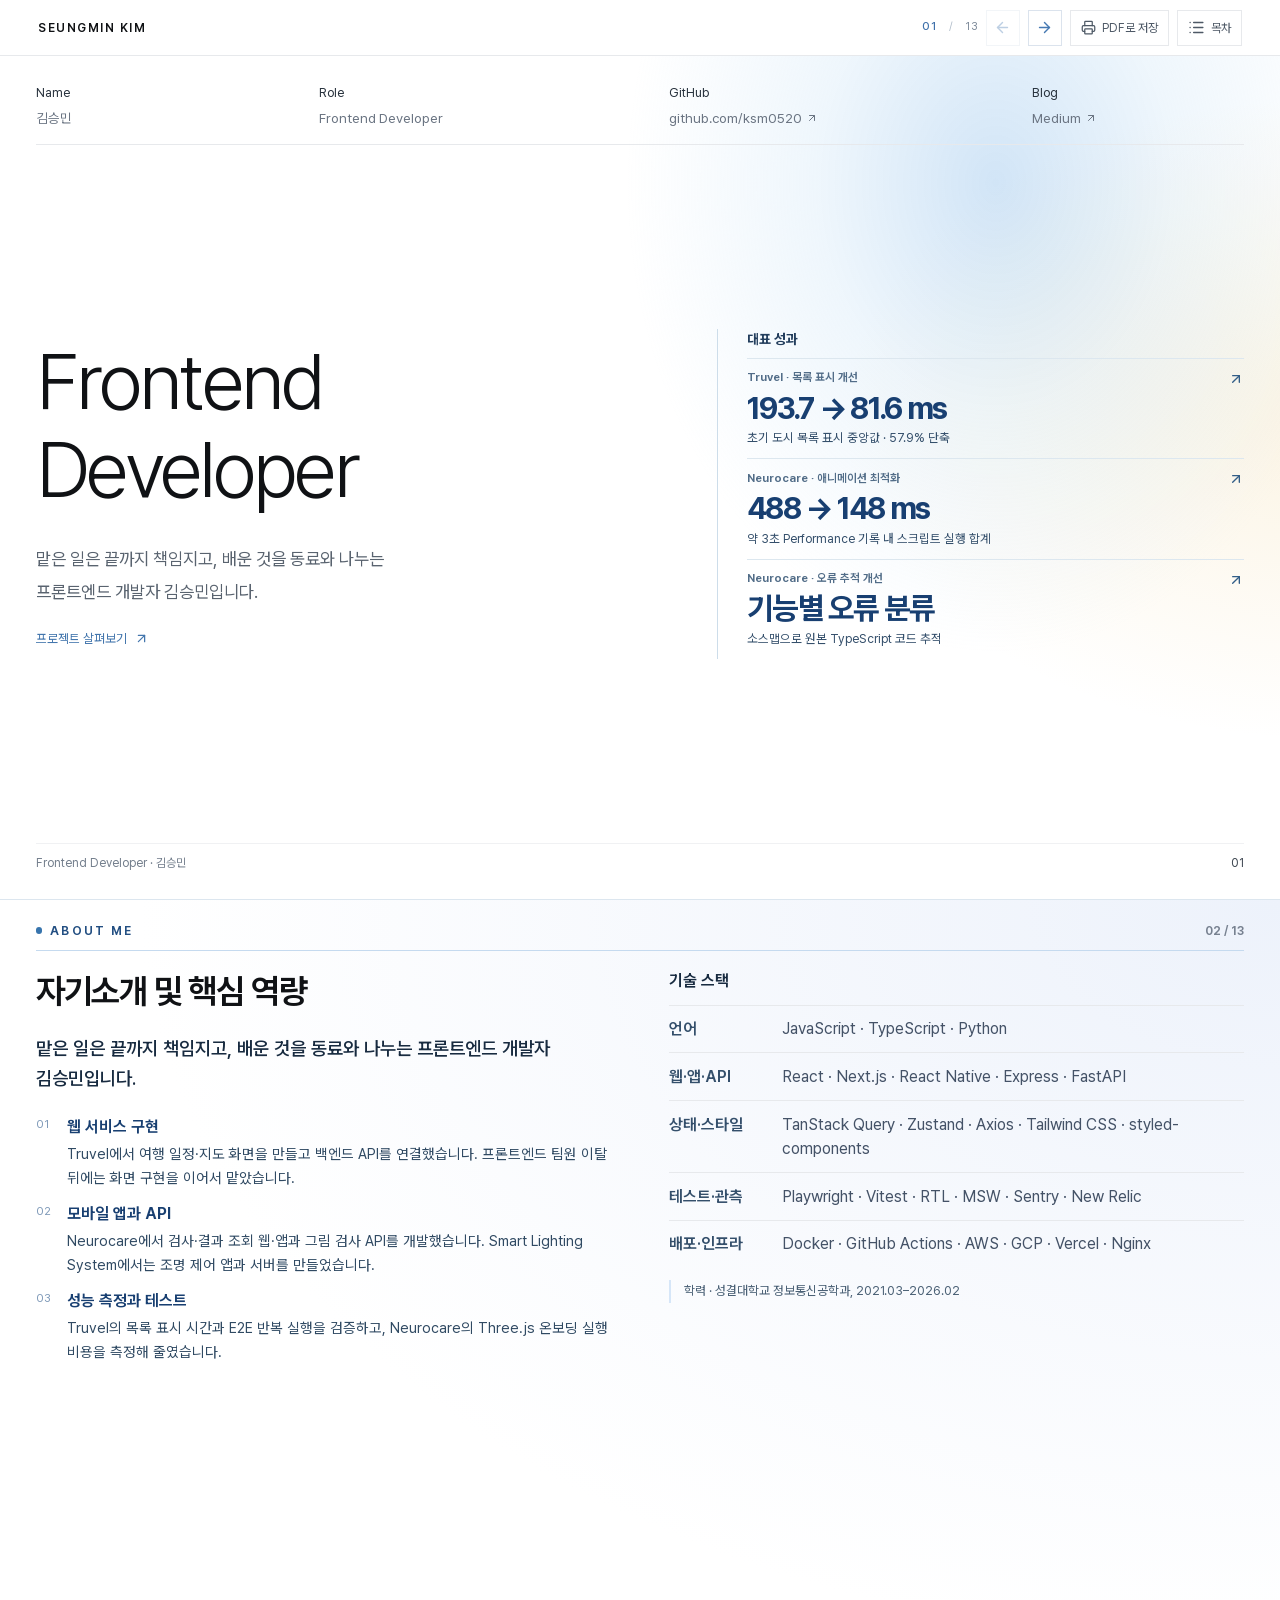
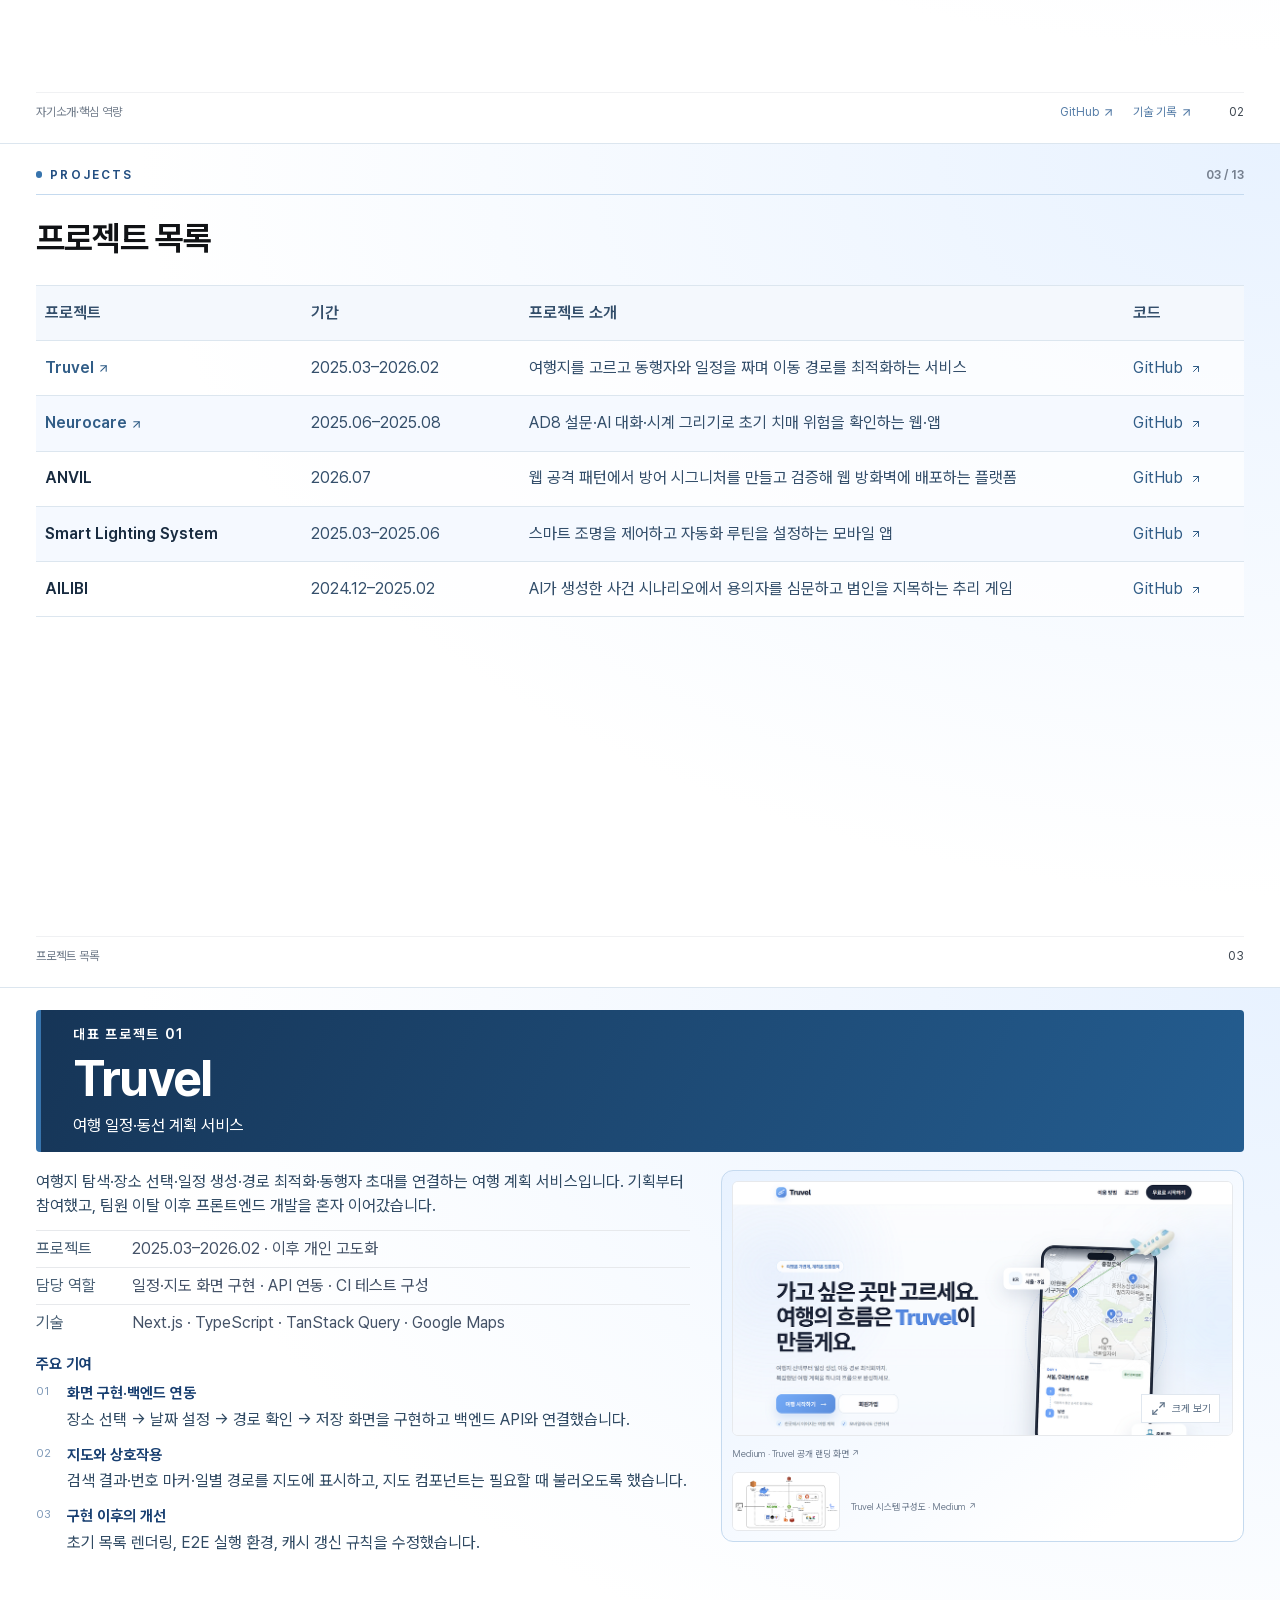
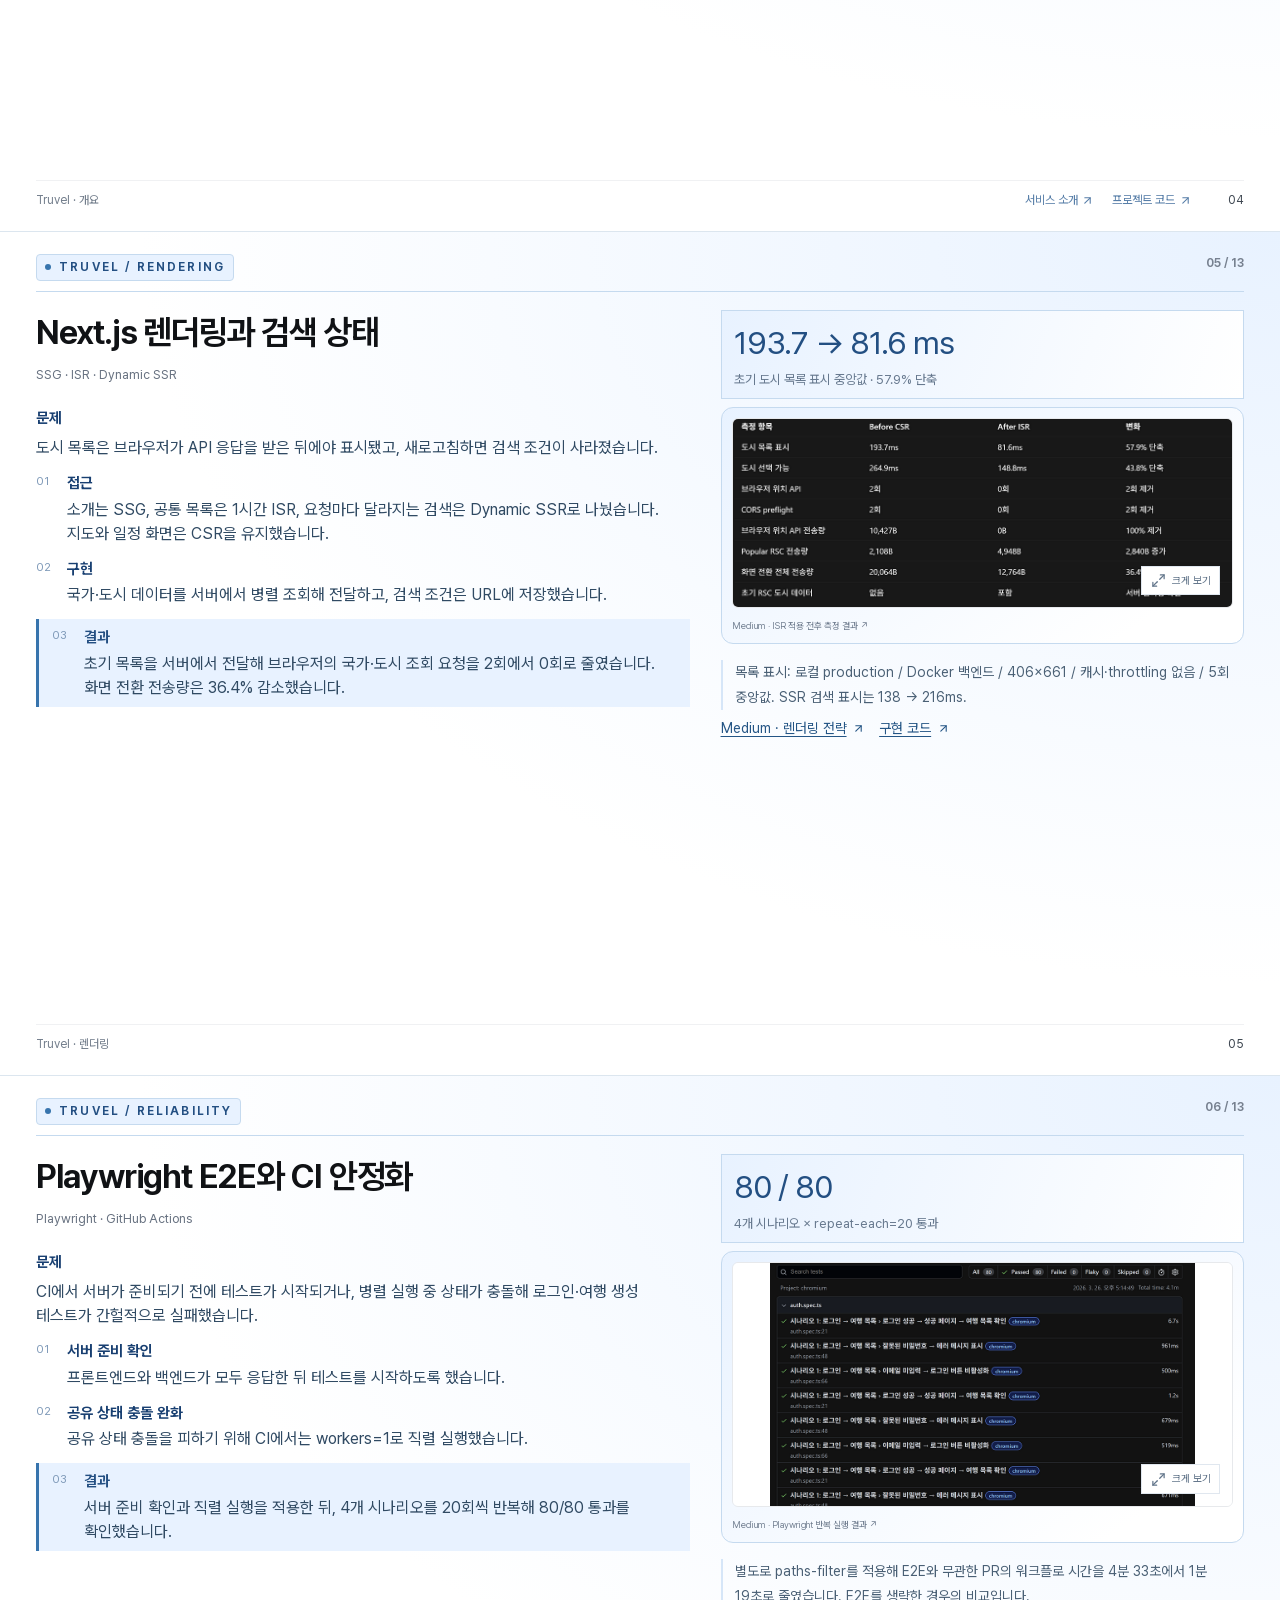
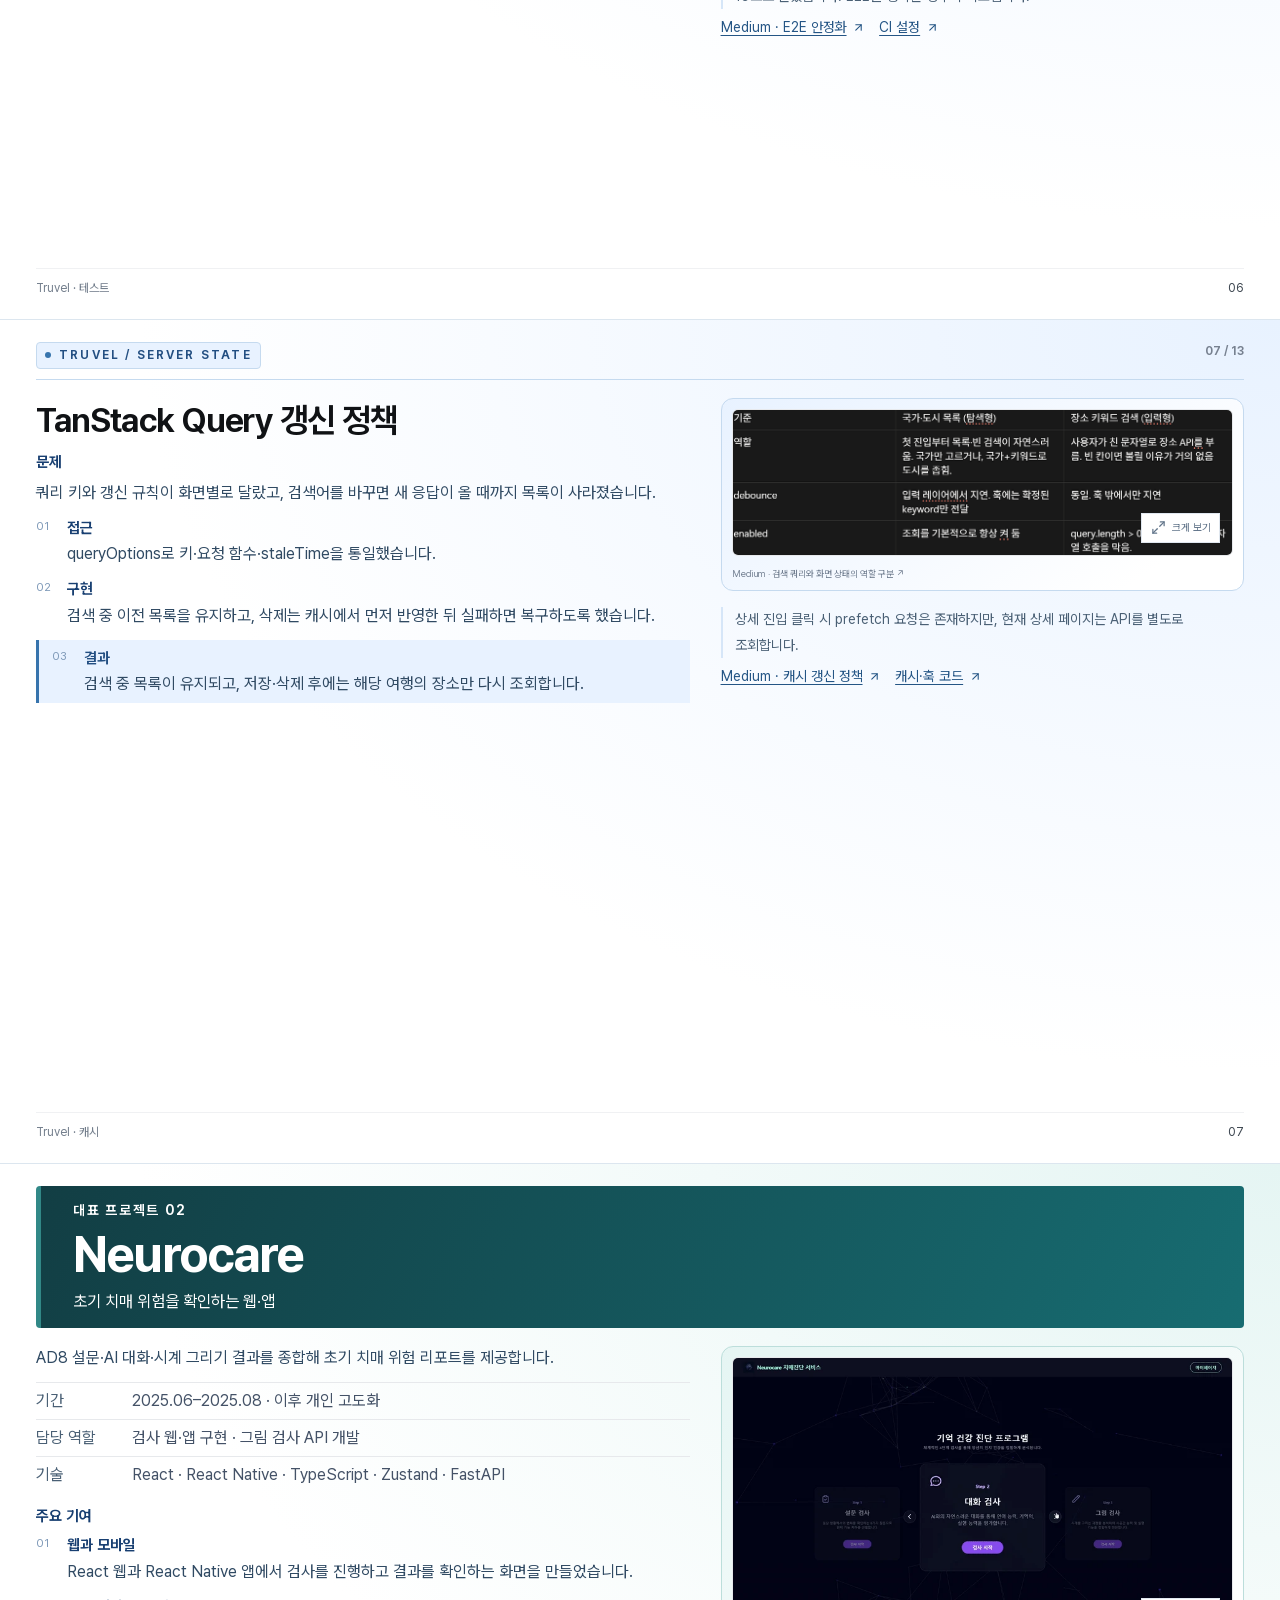
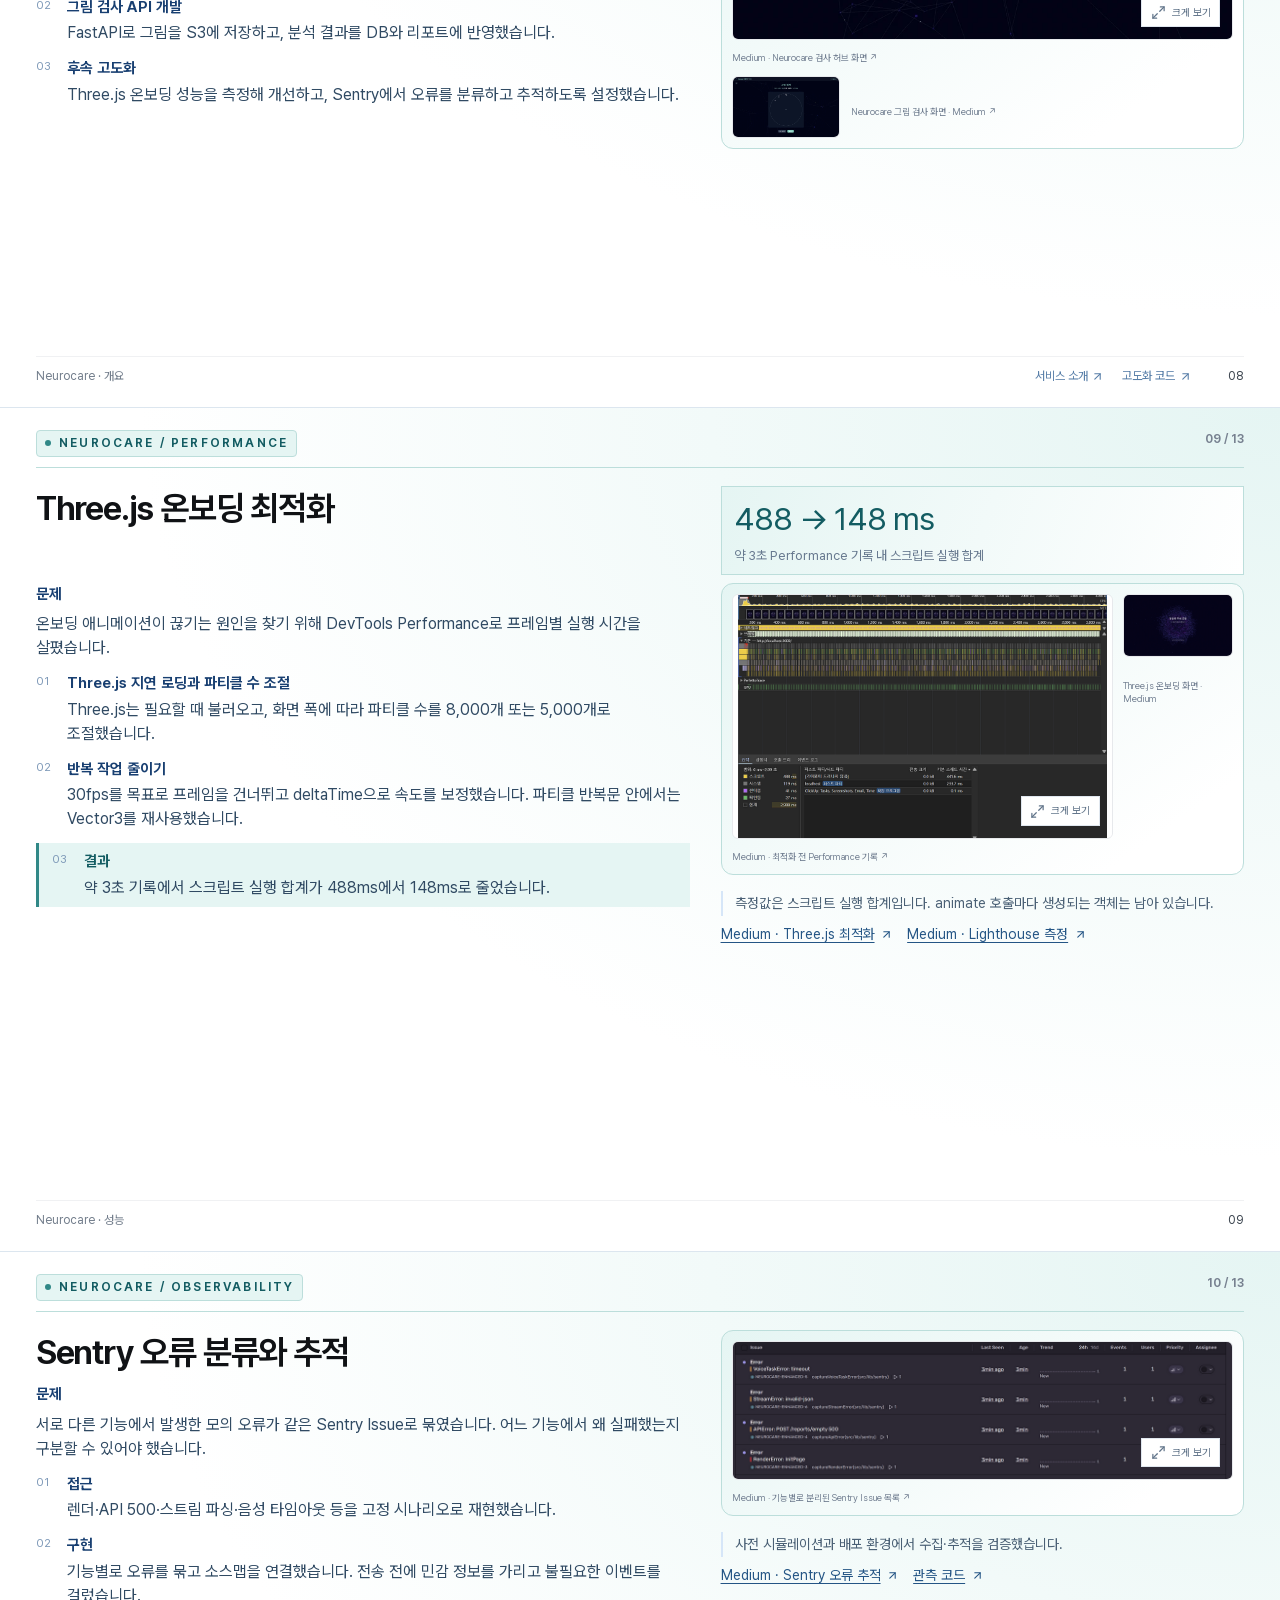
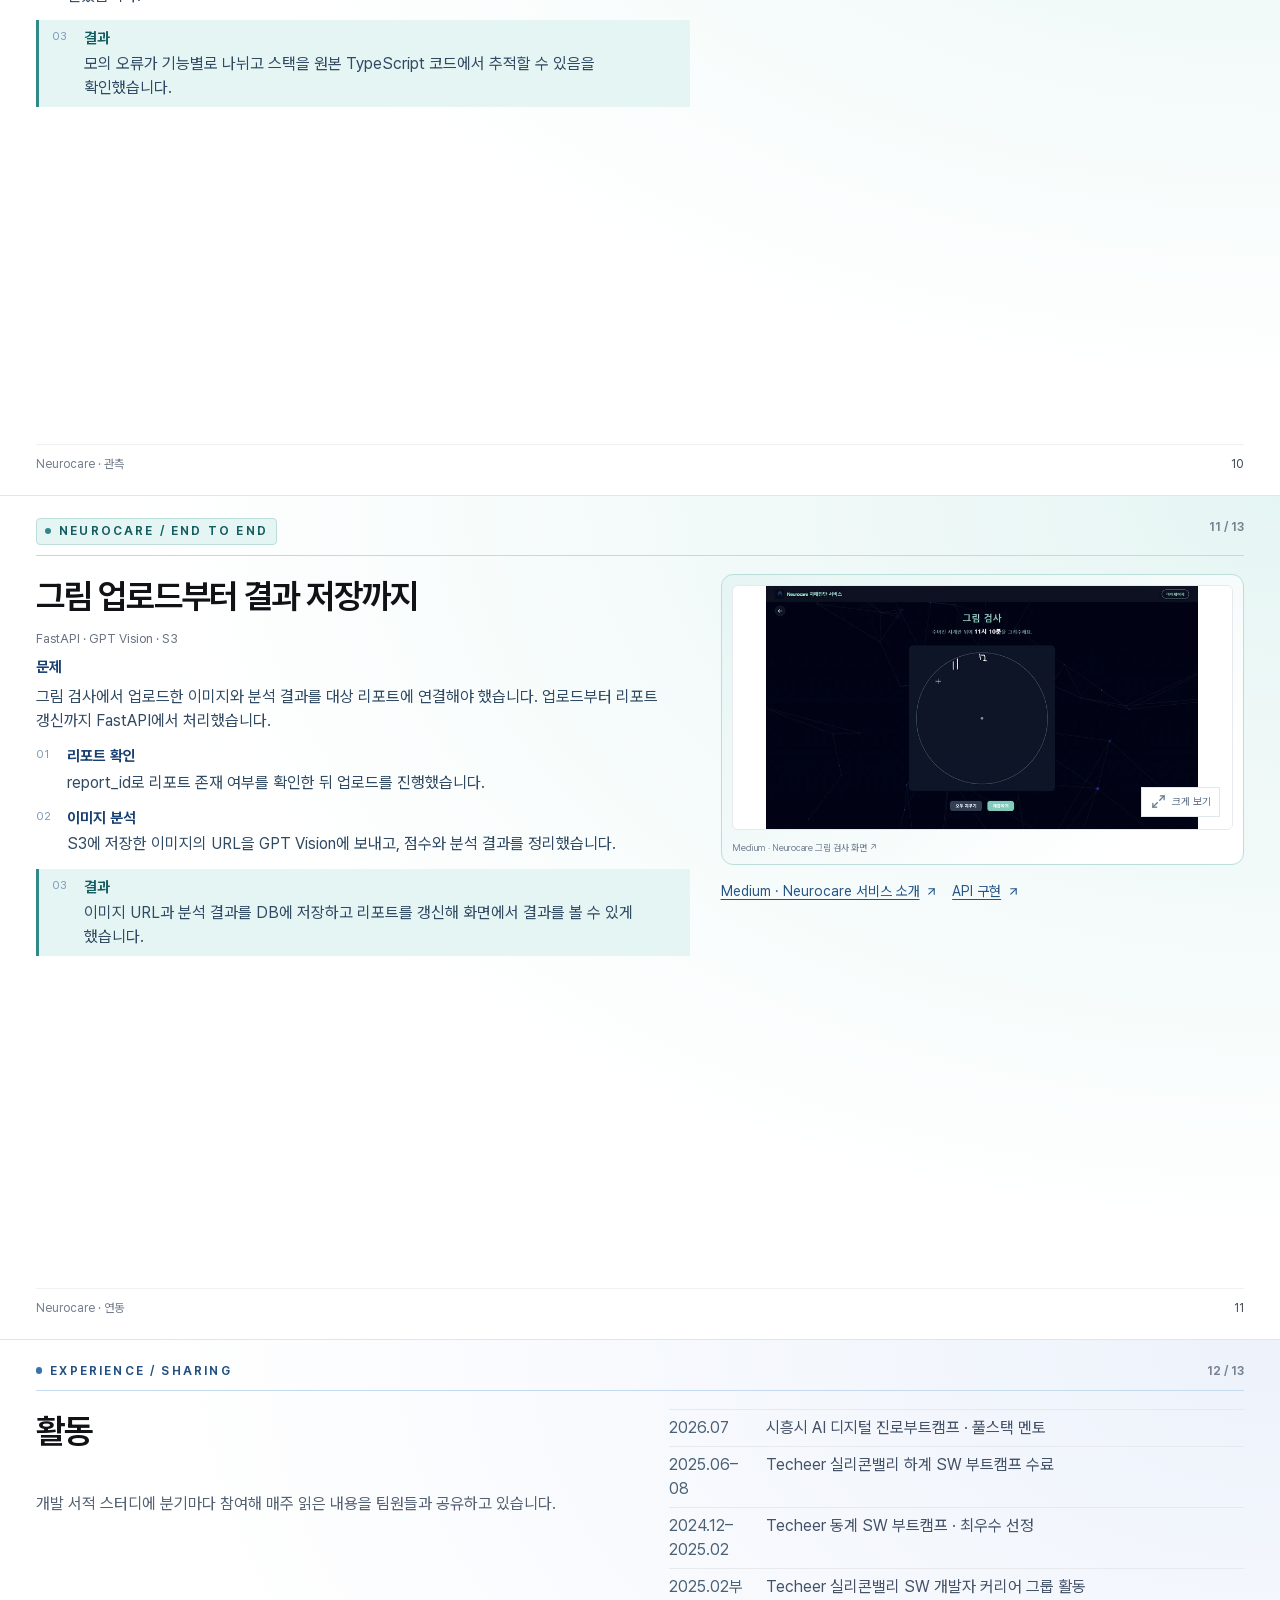
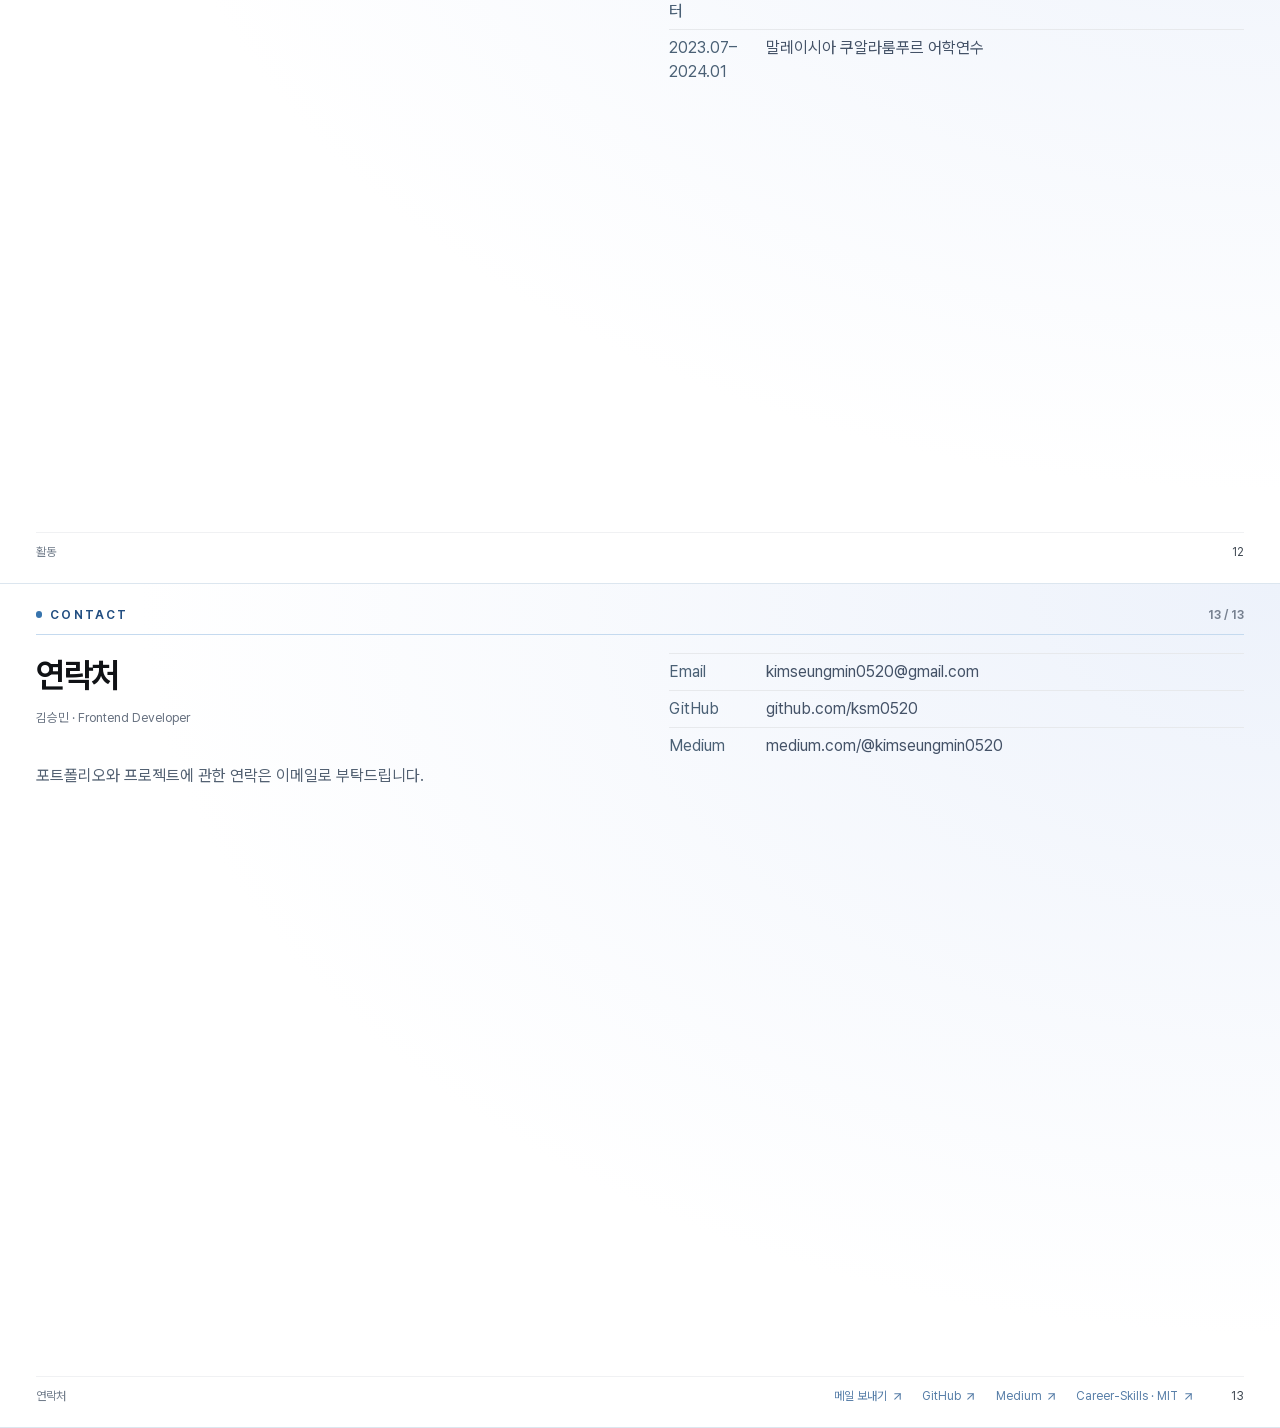
<file: index.html>
<!DOCTYPE html><html lang="ko"><head><meta charSet="utf-8"/><meta name="viewport" content="width=device-width, initial-scale=1"/><link rel="preload" href="/_next/static/media/PretendardVariable-s.p.0ztvx5mb7lxp4.woff2" as="font" crossorigin="" type="font/woff2"/><link rel="preload" as="image" href="/images/projects/truvel-home.png"/><link rel="preload" as="image" href="/images/projects/truvel-architecture.png"/><link rel="preload" as="image" href="/images/projects/truvel-rendering.png"/><link rel="preload" as="image" href="/images/projects/truvel-e2e.png"/><link rel="preload" as="image" href="/images/projects/truvel-query.png"/><link rel="preload" as="image" href="/images/projects/neuro-main.webp"/><link rel="preload" as="image" href="/images/projects/neuro-drawing.webp"/><link rel="preload" as="image" href="/images/projects/neuro-performance.png"/><link rel="preload" as="image" href="/images/projects/neuro-init.webp"/><link rel="preload" as="image" href="/images/projects/neuro-sentry.png"/><link rel="stylesheet" href="/_next/static/chunks/0_f1zhzvqchrn.css" data-precedence="next"/><link rel="preload" as="script" fetchPriority="low" href="/_next/static/chunks/0kqziy-7_gy73.js"/><script src="/_next/static/chunks/3v5m1v6-71-ar.js" async=""></script><script src="/_next/static/chunks/092r-mewpaf3q.js" async=""></script><script src="/_next/static/chunks/turbopack-2u1d16houkiyo.js" async=""></script><script src="/_next/static/chunks/3qfy96eoyh-ek.js" async=""></script><script src="/_next/static/chunks/1pydiek2zyom-.js" async=""></script><meta name="next-size-adjust" content=""/><title>김승민 — Frontend Developer Portfolio</title><meta name="description" content="김승민의 프론트엔드 개발자 포트폴리오. Truvel·Neurocare의 구현, 성능 측정, 테스트와 오류 추적 경험."/><meta name="robots" content="noindex, nofollow"/><link rel="icon" href="/icon.svg?icon.1mkejk981asda.svg" sizes="any" type="image/svg+xml"/><script src="/_next/static/chunks/0cz1d0mv5g_q7.js" noModule=""></script></head><body class="_7uFvpa_variable"><div hidden=""><!--$--><!--/$--></div><div class="portfolio" data-active="cover"><a href="#cover" class="skip-link">본문 바로가기</a><header class="app-header"><a href="#cover" class="brand"><span class="brand-mark">K</span><span>SEUNGMIN KIM<span class="brand-sub">FRONTEND DEVELOPER</span></span></a><div class="header-actions"><div class="header-paging"><span class="page-status" aria-label="현재 1장 / 총 13장"><strong>01</strong><span>/</span>13</span><div class="paging-buttons"><button aria-label="이전 슬라이드" disabled=""><svg xmlns="http://www.w3.org/2000/svg" width="17" height="17" viewBox="0 0 24 24" fill="none" stroke="currentColor" stroke-width="2" stroke-linecap="round" stroke-linejoin="round" class="lucide lucide-arrow-left" aria-hidden="true"><path d="m12 19-7-7 7-7"></path><path d="M19 12H5"></path></svg></button><button aria-label="다음 슬라이드"><svg xmlns="http://www.w3.org/2000/svg" width="17" height="17" viewBox="0 0 24 24" fill="none" stroke="currentColor" stroke-width="2" stroke-linecap="round" stroke-linejoin="round" class="lucide lucide-arrow-right" aria-hidden="true"><path d="M5 12h14"></path><path d="m12 5 7 7-7 7"></path></svg></button></div></div><button class="print-button" aria-label="PDF로 저장"><svg xmlns="http://www.w3.org/2000/svg" width="15" height="15" viewBox="0 0 24 24" fill="none" stroke="currentColor" stroke-width="2" stroke-linecap="round" stroke-linejoin="round" class="lucide lucide-printer" aria-hidden="true"><path d="M6 18H4a2 2 0 0 1-2-2v-5a2 2 0 0 1 2-2h16a2 2 0 0 1 2 2v5a2 2 0 0 1-2 2h-2"></path><path d="M6 9V3a1 1 0 0 1 1-1h10a1 1 0 0 1 1 1v6"></path><rect x="6" y="14" width="12" height="8" rx="1"></rect></svg><span>PDF로 저장</span></button><button class="menu-button" aria-label="목차 열기" type="button" aria-haspopup="dialog" aria-expanded="false" data-state="closed" data-slot="sheet-trigger"><svg xmlns="http://www.w3.org/2000/svg" width="17" height="17" viewBox="0 0 24 24" fill="none" stroke="currentColor" stroke-width="2" stroke-linecap="round" stroke-linejoin="round" class="lucide lucide-list" aria-hidden="true"><path d="M3 5h.01"></path><path d="M3 12h.01"></path><path d="M3 19h.01"></path><path d="M8 5h13"></path><path d="M8 12h13"></path><path d="M8 19h13"></path></svg><span>목차</span></button></div></header><div class="workspace"><main id="main" class="main-stage"><div class="slides"><section id="cover" class="slide cover-slide" aria-labelledby="cover-title" tabindex="-1"><div class="cover-glow" aria-hidden="true"></div><header class="cover-meta"><div><span class="meta-label">Name</span><span>김승민</span></div><div><span class="meta-label">Role</span><span>Frontend Developer</span></div><div><span class="meta-label">GitHub</span><a href="https://github.com/ksm0520" target="_blank" rel="noreferrer">github.com/ksm0520<!-- --> <svg xmlns="http://www.w3.org/2000/svg" width="12" height="12" viewBox="0 0 24 24" fill="none" stroke="currentColor" stroke-width="2" stroke-linecap="round" stroke-linejoin="round" class="lucide lucide-arrow-up-right" aria-hidden="true"><path d="M7 7h10v10"></path><path d="M7 17 17 7"></path></svg></a></div><div><span class="meta-label">Blog</span><a href="https://medium.com/@kimseungmin0520" target="_blank" rel="noreferrer">Medium <svg xmlns="http://www.w3.org/2000/svg" width="12" height="12" viewBox="0 0 24 24" fill="none" stroke="currentColor" stroke-width="2" stroke-linecap="round" stroke-linejoin="round" class="lucide lucide-arrow-up-right" aria-hidden="true"><path d="M7 7h10v10"></path><path d="M7 17 17 7"></path></svg></a></div></header><div class="cover-content"><div class="cover-body"><h1 id="cover-title">Frontend<br/>Developer</h1><p class="introduction">맡은 일은 끝까지 책임지고, 배운 것을 동료와 나누는
프론트엔드 개발자 김승민입니다.</p><a class="project-shortcut" href="#projects">프로젝트 살펴보기 <svg xmlns="http://www.w3.org/2000/svg" width="15" height="15" viewBox="0 0 24 24" fill="none" stroke="currentColor" stroke-width="2" stroke-linecap="round" stroke-linejoin="round" class="lucide lucide-arrow-up-right" aria-hidden="true"><path d="M7 7h10v10"></path><path d="M7 17 17 7"></path></svg></a></div><aside class="cover-highlights" aria-label="대표 성과"><h2>대표 성과</h2><a href="#truvel-rendering"><span class="highlight-project">Truvel · 목록 표시 개선</span><strong>193.7 → 81.6 ms</strong><span class="highlight-label">초기 도시 목록 표시 중앙값 · 57.9% 단축</span><svg xmlns="http://www.w3.org/2000/svg" width="16" height="16" viewBox="0 0 24 24" fill="none" stroke="currentColor" stroke-width="2" stroke-linecap="round" stroke-linejoin="round" class="lucide lucide-arrow-up-right" aria-hidden="true"><path d="M7 7h10v10"></path><path d="M7 17 17 7"></path></svg></a><a href="#neuro-performance"><span class="highlight-project">Neurocare · 애니메이션 최적화</span><strong>488 → 148 ms</strong><span class="highlight-label">약 3초 Performance 기록 내 스크립트 실행 합계</span><svg xmlns="http://www.w3.org/2000/svg" width="16" height="16" viewBox="0 0 24 24" fill="none" stroke="currentColor" stroke-width="2" stroke-linecap="round" stroke-linejoin="round" class="lucide lucide-arrow-up-right" aria-hidden="true"><path d="M7 7h10v10"></path><path d="M7 17 17 7"></path></svg></a><a href="#neuro-sentry"><span class="highlight-project">Neurocare · 오류 추적 개선</span><strong>기능별 오류 분류</strong><span class="highlight-label">소스맵으로 원본 TypeScript 코드 추적</span><svg xmlns="http://www.w3.org/2000/svg" width="16" height="16" viewBox="0 0 24 24" fill="none" stroke="currentColor" stroke-width="2" stroke-linecap="round" stroke-linejoin="round" class="lucide lucide-arrow-up-right" aria-hidden="true"><path d="M7 7h10v10"></path><path d="M7 17 17 7"></path></svg></a></aside></div><footer class="slide-footer"><span>Frontend Developer · 김승민</span><span>01</span></footer></section><section id="about" class="slide story-slide text-slide intro-slide" aria-labelledby="about-title" tabindex="-1"><header class="slide-header"><span>ABOUT ME</span><span>02<!-- --> /<!-- --> <!-- -->13</span></header><div class="story-body"><div class="story-main"><div class="story-heading"><div class="story-title"><h2 id="about-title">자기소개 및 핵심 역량</h2></div></div><p class="story-lead">맡은 일은 끝까지 책임지고, 배운 것을 동료와 나누는 프론트엔드 개발자 김승민입니다.</p><ol class="story-steps"><li><span aria-hidden="true">01</span><div><h3>웹 서비스 구현</h3><p>Truvel에서 여행 일정·지도 화면을 만들고 백엔드 API를 연결했습니다. 프론트엔드 팀원 이탈 뒤에는 화면 구현을 이어서 맡았습니다.</p></div></li><li><span aria-hidden="true">02</span><div><h3>모바일 앱과 API</h3><p>Neurocare에서 검사·결과 조회 웹·앱과 그림 검사 API를 개발했습니다. Smart Lighting System에서는 조명 제어 앱과 서버를 만들었습니다.</p></div></li><li><span aria-hidden="true">03</span><div><h3>성능 측정과 테스트</h3><p>Truvel의 목록 표시 시간과 E2E 반복 실행을 검증하고, Neurocare의 Three.js 온보딩 실행 비용을 측정해 줄였습니다.</p></div></li></ol></div><div class="story-copy"><h3 class="intro-skills-title">기술 스택</h3><dl class="story-facts"><div><dt>언어</dt><dd>JavaScript · TypeScript · Python</dd></div><div><dt>웹·앱·API</dt><dd>React · Next.js · React Native · Express · FastAPI</dd></div><div><dt>상태·스타일</dt><dd>TanStack Query · Zustand · Axios · Tailwind CSS · styled-components</dd></div><div><dt>테스트·관측</dt><dd>Playwright · Vitest · RTL · MSW · Sentry · New Relic</dd></div><div><dt>배포·인프라</dt><dd>Docker · GitHub Actions · AWS · GCP · Vercel · Nginx</dd></div></dl><p class="story-note">학력 · 성결대학교 정보통신공학과, 2021.03–2026.02</p></div></div><footer class="slide-footer story-footer"><span>자기소개·핵심 역량</span><nav aria-label="자기소개·핵심 역량 참고 자료"><a href="https://github.com/ksm0520" target="_blank" rel="noreferrer">GitHub<svg xmlns="http://www.w3.org/2000/svg" width="13" height="13" viewBox="0 0 24 24" fill="none" stroke="currentColor" stroke-width="2" stroke-linecap="round" stroke-linejoin="round" class="lucide lucide-arrow-up-right" aria-hidden="true"><path d="M7 7h10v10"></path><path d="M7 17 17 7"></path></svg></a><a href="https://medium.com/@kimseungmin0520/%EB%A0%8C%EB%8D%94%EB%A7%81-%EC%A0%84%EB%9E%B5-%EA%B3%A0%EB%8F%84%ED%99%94-ssg-isr-dynamic-ssr-%EC%A0%81%EC%9A%A9%EA%B3%BC-%EC%84%B1%EB%8A%A5-%EA%B2%80%EC%A6%9D-d0ac974b0618" target="_blank" rel="noreferrer">기술 기록<svg xmlns="http://www.w3.org/2000/svg" width="13" height="13" viewBox="0 0 24 24" fill="none" stroke="currentColor" stroke-width="2" stroke-linecap="round" stroke-linejoin="round" class="lucide lucide-arrow-up-right" aria-hidden="true"><path d="M7 7h10v10"></path><path d="M7 17 17 7"></path></svg></a></nav><span>02</span></footer></section><section id="projects" class="slide story-slide text-slide project-index-slide" aria-labelledby="projects-title" tabindex="-1"><header class="slide-header"><span>PROJECTS</span><span>03<!-- --> /<!-- --> <!-- -->13</span></header><div class="project-index"><h2 id="projects-title">프로젝트 목록</h2><table aria-labelledby="projects-title"><colgroup><col class="project-index-name"/><col class="project-index-period"/><col/><col class="project-index-link"/></colgroup><thead><tr><th scope="col">프로젝트</th><th scope="col">기간</th><th scope="col">프로젝트 소개</th><th scope="col">코드</th></tr></thead><tbody><tr><th scope="row"><a href="#truvel">Truvel<svg xmlns="http://www.w3.org/2000/svg" width="13" height="13" viewBox="0 0 24 24" fill="none" stroke="currentColor" stroke-width="2" stroke-linecap="round" stroke-linejoin="round" class="lucide lucide-arrow-up-right" aria-hidden="true"><path d="M7 7h10v10"></path><path d="M7 17 17 7"></path></svg></a></th><td class="project-index-date">2025.03–2026.02</td><td class="project-index-description">여행지를 고르고 동행자와 일정을 짜며 이동 경로를 최적화하는 서비스</td><td class="project-index-code"><a href="https://github.com/Team-ALT-T/Truvel" target="_blank" rel="noreferrer" aria-label="Truvel GitHub">GitHub <svg xmlns="http://www.w3.org/2000/svg" width="12" height="12" viewBox="0 0 24 24" fill="none" stroke="currentColor" stroke-width="2" stroke-linecap="round" stroke-linejoin="round" class="lucide lucide-arrow-up-right" aria-hidden="true"><path d="M7 7h10v10"></path><path d="M7 17 17 7"></path></svg></a></td></tr><tr><th scope="row"><a href="#neurocare">Neurocare<svg xmlns="http://www.w3.org/2000/svg" width="13" height="13" viewBox="0 0 24 24" fill="none" stroke="currentColor" stroke-width="2" stroke-linecap="round" stroke-linejoin="round" class="lucide lucide-arrow-up-right" aria-hidden="true"><path d="M7 7h10v10"></path><path d="M7 17 17 7"></path></svg></a></th><td class="project-index-date">2025.06–2025.08</td><td class="project-index-description">AD8 설문·AI 대화·시계 그리기로 초기 치매 위험을 확인하는 웹·앱</td><td class="project-index-code"><a href="https://github.com/2025-Summer-Bootcamp-team-I/Neurocare" target="_blank" rel="noreferrer" aria-label="Neurocare GitHub">GitHub <svg xmlns="http://www.w3.org/2000/svg" width="12" height="12" viewBox="0 0 24 24" fill="none" stroke="currentColor" stroke-width="2" stroke-linecap="round" stroke-linejoin="round" class="lucide lucide-arrow-up-right" aria-hidden="true"><path d="M7 7h10v10"></path><path d="M7 17 17 7"></path></svg></a></td></tr><tr><th scope="row">ANVIL</th><td class="project-index-date">2026.07</td><td class="project-index-description">웹 공격 패턴에서 방어 시그니처를 만들고 검증해 웹 방화벽에 배포하는 플랫폼</td><td class="project-index-code"><a href="https://github.com/2026-siheung-sw-bootcamp-team-H/anvil" target="_blank" rel="noreferrer" aria-label="ANVIL GitHub">GitHub <svg xmlns="http://www.w3.org/2000/svg" width="12" height="12" viewBox="0 0 24 24" fill="none" stroke="currentColor" stroke-width="2" stroke-linecap="round" stroke-linejoin="round" class="lucide lucide-arrow-up-right" aria-hidden="true"><path d="M7 7h10v10"></path><path d="M7 17 17 7"></path></svg></a></td></tr><tr><th scope="row">Smart Lighting System</th><td class="project-index-date">2025.03–2025.06</td><td class="project-index-description">스마트 조명을 제어하고 자동화 루틴을 설정하는 모바일 앱</td><td class="project-index-code"><a href="https://github.com/ksm0520/Graduation-Project-Smart-Lighting-System" target="_blank" rel="noreferrer" aria-label="Smart Lighting System GitHub">GitHub <svg xmlns="http://www.w3.org/2000/svg" width="12" height="12" viewBox="0 0 24 24" fill="none" stroke="currentColor" stroke-width="2" stroke-linecap="round" stroke-linejoin="round" class="lucide lucide-arrow-up-right" aria-hidden="true"><path d="M7 7h10v10"></path><path d="M7 17 17 7"></path></svg></a></td></tr><tr><th scope="row">AILIBI</th><td class="project-index-date">2024.12–2025.02</td><td class="project-index-description">AI가 생성한 사건 시나리오에서 용의자를 심문하고 범인을 지목하는 추리 게임</td><td class="project-index-code"><a href="https://github.com/2024-Winter-Bootcamp-team-K/AILIBI-Frontend" target="_blank" rel="noreferrer" aria-label="AILIBI GitHub">GitHub <svg xmlns="http://www.w3.org/2000/svg" width="12" height="12" viewBox="0 0 24 24" fill="none" stroke="currentColor" stroke-width="2" stroke-linecap="round" stroke-linejoin="round" class="lucide lucide-arrow-up-right" aria-hidden="true"><path d="M7 7h10v10"></path><path d="M7 17 17 7"></path></svg></a></td></tr></tbody></table></div><footer class="slide-footer story-footer"><span>프로젝트 목록</span><span>03</span></footer></section><section id="truvel" class="slide story-slide with-image project-overview" aria-labelledby="truvel-title" tabindex="-1"><header class="project-chapter"><span>대표 프로젝트 <!-- -->01</span><h2 id="truvel-title">Truvel</h2><p>여행 일정·동선 계획 서비스</p></header><div class="story-body"><div class="story-copy"><p class="story-summary">여행지 탐색·장소 선택·일정 생성·경로 최적화·동행자 초대를 연결하는 여행 계획 서비스입니다. 기획부터 참여했고, 팀원 이탈 이후 프론트엔드 개발을 혼자 이어갔습니다.</p><dl class="story-facts"><div><dt>프로젝트</dt><dd>2025.03–2026.02 · 이후 개인 고도화</dd></div><div><dt>담당 역할</dt><dd>일정·지도 화면 구현 · API 연동 · CI 테스트 구성</dd></div><div><dt>기술</dt><dd>Next.js · TypeScript · TanStack Query · Google Maps</dd></div></dl><p class="story-block-label">주요 기여</p><ol class="story-steps"><li><span aria-hidden="true">01</span><div><h3>화면 구현·백엔드 연동</h3><p>장소 선택 → 날짜 설정 → 경로 확인 → 저장 화면을 구현하고 백엔드 API와 연결했습니다.</p></div></li><li><span aria-hidden="true">02</span><div><h3>지도와 상호작용</h3><p>검색 결과·번호 마커·일별 경로를 지도에 표시하고, 지도 컴포넌트는 필요할 때 불러오도록 했습니다.</p></div></li><li><span aria-hidden="true">03</span><div><h3>구현 이후의 개선</h3><p>초기 목록 렌더링, E2E 실행 환경, 캐시 갱신 규칙을 수정했습니다.</p></div></li></ol></div><div class="story-visual"><figure class="project-figure"><button class="image-trigger" aria-label="Truvel 공개 랜딩 화면 크게 보기" type="button" aria-haspopup="dialog" aria-expanded="false" data-state="closed" data-slot="dialog-trigger"><img alt="Truvel 공개 랜딩 화면" loading="eager" width="1200" height="900" decoding="async" data-nimg="1" style="color:transparent" src="/images/projects/truvel-home.png"/><span class="image-expand"><svg xmlns="http://www.w3.org/2000/svg" width="15" height="15" viewBox="0 0 24 24" fill="none" stroke="currentColor" stroke-width="2" stroke-linecap="round" stroke-linejoin="round" class="lucide lucide-maximize-2" aria-hidden="true"><path d="M15 3h6v6"></path><path d="m21 3-7 7"></path><path d="m3 21 7-7"></path><path d="M9 21H3v-6"></path></svg> 크게 보기</span></button><figcaption><a href="https://medium.com/@kimseungmin0520/%EB%A0%8C%EB%8D%94%EB%A7%81-%EC%A0%84%EB%9E%B5-%EA%B3%A0%EB%8F%84%ED%99%94-ssg-isr-dynamic-ssr-%EC%A0%81%EC%9A%A9%EA%B3%BC-%EC%84%B1%EB%8A%A5-%EA%B2%80%EC%A6%9D-d0ac974b0618" target="_blank" rel="noreferrer">Medium · Truvel 공개 랜딩 화면<!-- --> ↗</a></figcaption></figure><figure class="project-figure compact-figure"><button class="image-trigger" aria-label="Truvel 시스템 구성도 크게 보기" type="button" aria-haspopup="dialog" aria-expanded="false" data-state="closed" data-slot="dialog-trigger"><img alt="Truvel 시스템 구성도" loading="eager" width="1200" height="900" decoding="async" data-nimg="1" style="color:transparent" src="/images/projects/truvel-architecture.png"/><span class="image-expand"><svg xmlns="http://www.w3.org/2000/svg" width="15" height="15" viewBox="0 0 24 24" fill="none" stroke="currentColor" stroke-width="2" stroke-linecap="round" stroke-linejoin="round" class="lucide lucide-maximize-2" aria-hidden="true"><path d="M15 3h6v6"></path><path d="m21 3-7 7"></path><path d="m3 21 7-7"></path><path d="M9 21H3v-6"></path></svg> 크게 보기</span></button><figcaption><a href="https://medium.com/@kimseungmin0520/truvel-true-travel-experience-tailored-to-you-99259a1d6a4d" target="_blank" rel="noreferrer">Truvel 시스템 구성도 · Medium<!-- --> ↗</a></figcaption></figure></div></div><footer class="slide-footer story-footer"><span>Truvel · 개요</span><nav aria-label="Truvel · 개요 참고 자료"><a href="https://medium.com/@kimseungmin0520/truvel-true-travel-experience-tailored-to-you-99259a1d6a4d" target="_blank" rel="noreferrer">서비스 소개<svg xmlns="http://www.w3.org/2000/svg" width="13" height="13" viewBox="0 0 24 24" fill="none" stroke="currentColor" stroke-width="2" stroke-linecap="round" stroke-linejoin="round" class="lucide lucide-arrow-up-right" aria-hidden="true"><path d="M7 7h10v10"></path><path d="M7 17 17 7"></path></svg></a><a href="https://github.com/Team-ALT-T/Truvel" target="_blank" rel="noreferrer">프로젝트 코드<svg xmlns="http://www.w3.org/2000/svg" width="13" height="13" viewBox="0 0 24 24" fill="none" stroke="currentColor" stroke-width="2" stroke-linecap="round" stroke-linejoin="round" class="lucide lucide-arrow-up-right" aria-hidden="true"><path d="M7 7h10v10"></path><path d="M7 17 17 7"></path></svg></a></nav><span>04</span></footer></section><section id="truvel-rendering" class="slide story-slide with-image case-study" aria-labelledby="truvel-rendering-title" tabindex="-1"><header class="slide-header"><span>TRUVEL / RENDERING</span><span>05<!-- --> /<!-- --> <!-- -->13</span></header><div class="story-body"><div class="story-main"><div class="story-heading"><div class="story-title"><h2 id="truvel-rendering-title">Next.js 렌더링과 검색 상태</h2><p class="story-subtitle">SSG · ISR · Dynamic SSR</p></div><div class="story-metric"><strong>193.7 → 81.6 ms</strong><span>초기 도시 목록 표시 중앙값 · 57.9% 단축</span></div></div></div><div class="story-copy"><p class="story-block-label">문제</p><p class="story-summary">도시 목록은 브라우저가 API 응답을 받은 뒤에야 표시됐고, 새로고침하면 검색 조건이 사라졌습니다.</p><ol class="story-steps"><li><span aria-hidden="true">01</span><div><h3>접근</h3><p>소개는 SSG, 공통 목록은 1시간 ISR, 요청마다 달라지는 검색은 Dynamic SSR로 나눴습니다. 지도와 일정 화면은 CSR을 유지했습니다.</p></div></li><li><span aria-hidden="true">02</span><div><h3>구현</h3><p>국가·도시 데이터를 서버에서 병렬 조회해 전달하고, 검색 조건은 URL에 저장했습니다.</p></div></li><li class="story-result"><span aria-hidden="true">03</span><div><h3>결과</h3><p>초기 목록을 서버에서 전달해 브라우저의 국가·도시 조회 요청을 2회에서 0회로 줄였습니다. 화면 전환 전송량은 36.4% 감소했습니다.</p></div></li></ol></div><div class="story-visual"><figure class="project-figure"><button class="image-trigger" aria-label="ISR 적용 전후 측정 결과 크게 보기" type="button" aria-haspopup="dialog" aria-expanded="false" data-state="closed" data-slot="dialog-trigger"><img alt="ISR 적용 전후 측정 결과" loading="eager" width="1200" height="900" decoding="async" data-nimg="1" style="color:transparent" src="/images/projects/truvel-rendering.png"/><span class="image-expand"><svg xmlns="http://www.w3.org/2000/svg" width="15" height="15" viewBox="0 0 24 24" fill="none" stroke="currentColor" stroke-width="2" stroke-linecap="round" stroke-linejoin="round" class="lucide lucide-maximize-2" aria-hidden="true"><path d="M15 3h6v6"></path><path d="m21 3-7 7"></path><path d="m3 21 7-7"></path><path d="M9 21H3v-6"></path></svg> 크게 보기</span></button><figcaption><a href="https://medium.com/@kimseungmin0520/%EB%A0%8C%EB%8D%94%EB%A7%81-%EC%A0%84%EB%9E%B5-%EA%B3%A0%EB%8F%84%ED%99%94-ssg-isr-dynamic-ssr-%EC%A0%81%EC%9A%A9%EA%B3%BC-%EC%84%B1%EB%8A%A5-%EA%B2%80%EC%A6%9D-d0ac974b0618" target="_blank" rel="noreferrer">Medium · ISR 적용 전후 측정 결과<!-- --> ↗</a></figcaption></figure></div><div class="case-references"><p class="story-note">목록 표시: 로컬 production / Docker 백엔드 / 406×661 / 캐시·throttling 없음 / 5회 중앙값. SSR 검색 표시는 138 → 216ms.</p><div class="case-links"><nav aria-label="Truvel · 렌더링 참고 자료"><a href="https://medium.com/@kimseungmin0520/%EB%A0%8C%EB%8D%94%EB%A7%81-%EC%A0%84%EB%9E%B5-%EA%B3%A0%EB%8F%84%ED%99%94-ssg-isr-dynamic-ssr-%EC%A0%81%EC%9A%A9%EA%B3%BC-%EC%84%B1%EB%8A%A5-%EA%B2%80%EC%A6%9D-d0ac974b0618" target="_blank" rel="noreferrer">Medium · 렌더링 전략<svg xmlns="http://www.w3.org/2000/svg" width="13" height="13" viewBox="0 0 24 24" fill="none" stroke="currentColor" stroke-width="2" stroke-linecap="round" stroke-linejoin="round" class="lucide lucide-arrow-up-right" aria-hidden="true"><path d="M7 7h10v10"></path><path d="M7 17 17 7"></path></svg></a><a href="https://github.com/Team-ALT-T/Truvel/tree/develop/frontend/src" target="_blank" rel="noreferrer">구현 코드<svg xmlns="http://www.w3.org/2000/svg" width="13" height="13" viewBox="0 0 24 24" fill="none" stroke="currentColor" stroke-width="2" stroke-linecap="round" stroke-linejoin="round" class="lucide lucide-arrow-up-right" aria-hidden="true"><path d="M7 7h10v10"></path><path d="M7 17 17 7"></path></svg></a></nav></div></div></div><footer class="slide-footer story-footer"><span>Truvel · 렌더링</span><span>05</span></footer></section><section id="truvel-e2e" class="slide story-slide with-image case-study" aria-labelledby="truvel-e2e-title" tabindex="-1"><header class="slide-header"><span>TRUVEL / RELIABILITY</span><span>06<!-- --> /<!-- --> <!-- -->13</span></header><div class="story-body"><div class="story-main"><div class="story-heading"><div class="story-title"><h2 id="truvel-e2e-title">Playwright E2E와 CI 안정화</h2><p class="story-subtitle">Playwright · GitHub Actions</p></div><div class="story-metric"><strong>80 / 80</strong><span>4개 시나리오 × repeat-each=20 통과</span></div></div></div><div class="story-copy"><p class="story-block-label">문제</p><p class="story-summary">CI에서 서버가 준비되기 전에 테스트가 시작되거나, 병렬 실행 중 상태가 충돌해 로그인·여행 생성 테스트가 간헐적으로 실패했습니다.</p><ol class="story-steps"><li><span aria-hidden="true">01</span><div><h3>서버 준비 확인</h3><p>프론트엔드와 백엔드가 모두 응답한 뒤 테스트를 시작하도록 했습니다.</p></div></li><li><span aria-hidden="true">02</span><div><h3>공유 상태 충돌 완화</h3><p>공유 상태 충돌을 피하기 위해 CI에서는 workers=1로 직렬 실행했습니다.</p></div></li><li class="story-result"><span aria-hidden="true">03</span><div><h3>결과</h3><p>서버 준비 확인과 직렬 실행을 적용한 뒤, 4개 시나리오를 20회씩 반복해 80/80 통과를 확인했습니다.</p></div></li></ol></div><div class="story-visual"><figure class="project-figure"><button class="image-trigger" aria-label="Playwright 반복 실행 결과 크게 보기" type="button" aria-haspopup="dialog" aria-expanded="false" data-state="closed" data-slot="dialog-trigger"><img alt="Playwright 반복 실행 결과" loading="eager" width="1200" height="900" decoding="async" data-nimg="1" style="color:transparent" src="/images/projects/truvel-e2e.png"/><span class="image-expand"><svg xmlns="http://www.w3.org/2000/svg" width="15" height="15" viewBox="0 0 24 24" fill="none" stroke="currentColor" stroke-width="2" stroke-linecap="round" stroke-linejoin="round" class="lucide lucide-maximize-2" aria-hidden="true"><path d="M15 3h6v6"></path><path d="m21 3-7 7"></path><path d="m3 21 7-7"></path><path d="M9 21H3v-6"></path></svg> 크게 보기</span></button><figcaption><a href="https://medium.com/@kimseungmin0520/playwright-e2e%EB%A5%BC-ci%EC%97%90%EC%84%9C-%EC%8B%A0%EB%A2%B0%ED%95%A0-%EC%88%98-%EC%9E%88%EA%B2%8C-%EB%A7%8C%EB%93%A4%EA%B8%B0%EA%B9%8C%EC%A7%80-a93a9c39182a" target="_blank" rel="noreferrer">Medium · Playwright 반복 실행 결과<!-- --> ↗</a></figcaption></figure></div><div class="case-references"><p class="story-note">별도로 paths-filter를 적용해 E2E와 무관한 PR의 워크플로 시간을 4분 33초에서 1분 19초로 줄였습니다. E2E를 생략한 경우의 비교입니다.</p><div class="case-links"><nav aria-label="Truvel · 테스트 참고 자료"><a href="https://medium.com/@kimseungmin0520/playwright-e2e%EB%A5%BC-ci%EC%97%90%EC%84%9C-%EC%8B%A0%EB%A2%B0%ED%95%A0-%EC%88%98-%EC%9E%88%EA%B2%8C-%EB%A7%8C%EB%93%A4%EA%B8%B0%EA%B9%8C%EC%A7%80-a93a9c39182a" target="_blank" rel="noreferrer">Medium · E2E 안정화<svg xmlns="http://www.w3.org/2000/svg" width="13" height="13" viewBox="0 0 24 24" fill="none" stroke="currentColor" stroke-width="2" stroke-linecap="round" stroke-linejoin="round" class="lucide lucide-arrow-up-right" aria-hidden="true"><path d="M7 7h10v10"></path><path d="M7 17 17 7"></path></svg></a><a href="https://github.com/Team-ALT-T/Truvel/blob/develop/.github/workflows/ci.yml" target="_blank" rel="noreferrer">CI 설정<svg xmlns="http://www.w3.org/2000/svg" width="13" height="13" viewBox="0 0 24 24" fill="none" stroke="currentColor" stroke-width="2" stroke-linecap="round" stroke-linejoin="round" class="lucide lucide-arrow-up-right" aria-hidden="true"><path d="M7 7h10v10"></path><path d="M7 17 17 7"></path></svg></a></nav></div></div></div><footer class="slide-footer story-footer"><span>Truvel · 테스트</span><span>06</span></footer></section><section id="truvel-query" class="slide story-slide with-image case-study" aria-labelledby="truvel-query-title" tabindex="-1"><header class="slide-header"><span>TRUVEL / SERVER STATE</span><span>07<!-- --> /<!-- --> <!-- -->13</span></header><div class="story-body"><div class="story-main"><div class="story-heading"><div class="story-title"><h2 id="truvel-query-title">TanStack Query 갱신 정책</h2></div></div></div><div class="story-copy"><p class="story-block-label">문제</p><p class="story-summary">쿼리 키와 갱신 규칙이 화면별로 달랐고, 검색어를 바꾸면 새 응답이 올 때까지 목록이 사라졌습니다.</p><ol class="story-steps"><li><span aria-hidden="true">01</span><div><h3>접근</h3><p>queryOptions로 키·요청 함수·staleTime을 통일했습니다.</p></div></li><li><span aria-hidden="true">02</span><div><h3>구현</h3><p>검색 중 이전 목록을 유지하고, 삭제는 캐시에서 먼저 반영한 뒤 실패하면 복구하도록 했습니다.</p></div></li><li class="story-result"><span aria-hidden="true">03</span><div><h3>결과</h3><p>검색 중 목록이 유지되고, 저장·삭제 후에는 해당 여행의 장소만 다시 조회합니다.</p></div></li></ol></div><div class="story-visual"><figure class="project-figure"><button class="image-trigger" aria-label="검색 쿼리와 화면 상태의 역할 구분 크게 보기" type="button" aria-haspopup="dialog" aria-expanded="false" data-state="closed" data-slot="dialog-trigger"><img alt="검색 쿼리와 화면 상태의 역할 구분" loading="eager" width="1200" height="900" decoding="async" data-nimg="1" style="color:transparent" src="/images/projects/truvel-query.png"/><span class="image-expand"><svg xmlns="http://www.w3.org/2000/svg" width="15" height="15" viewBox="0 0 24 24" fill="none" stroke="currentColor" stroke-width="2" stroke-linecap="round" stroke-linejoin="round" class="lucide lucide-maximize-2" aria-hidden="true"><path d="M15 3h6v6"></path><path d="m21 3-7 7"></path><path d="m3 21 7-7"></path><path d="M9 21H3v-6"></path></svg> 크게 보기</span></button><figcaption><a href="https://medium.com/@kimseungmin0520/tanstack-query-%EA%B3%A0%EB%8F%84%ED%99%94-%EA%B8%B0%EB%8A%A5%EB%B3%B4%EB%8B%A4-%EC%9A%B4%EC%98%81-%EA%B7%9C%EC%B9%99-%ED%86%B5%EC%9D%BC%EC%9D%B4-%EB%A8%BC%EC%A0%80-1e177a1e765b" target="_blank" rel="noreferrer">Medium · 검색 쿼리와 화면 상태의 역할 구분<!-- --> ↗</a></figcaption></figure></div><div class="case-references"><p class="story-note">상세 진입 클릭 시 prefetch 요청은 존재하지만, 현재 상세 페이지는 API를 별도로 조회합니다.</p><div class="case-links"><nav aria-label="Truvel · 캐시 참고 자료"><a href="https://medium.com/@kimseungmin0520/tanstack-query-%EA%B3%A0%EB%8F%84%ED%99%94-%EA%B8%B0%EB%8A%A5%EB%B3%B4%EB%8B%A4-%EC%9A%B4%EC%98%81-%EA%B7%9C%EC%B9%99-%ED%86%B5%EC%9D%BC%EC%9D%B4-%EB%A8%BC%EC%A0%80-1e177a1e765b" target="_blank" rel="noreferrer">Medium · 캐시 갱신 정책<svg xmlns="http://www.w3.org/2000/svg" width="13" height="13" viewBox="0 0 24 24" fill="none" stroke="currentColor" stroke-width="2" stroke-linecap="round" stroke-linejoin="round" class="lucide lucide-arrow-up-right" aria-hidden="true"><path d="M7 7h10v10"></path><path d="M7 17 17 7"></path></svg></a><a href="https://github.com/Team-ALT-T/Truvel/tree/develop/frontend/src/lib" target="_blank" rel="noreferrer">캐시·훅 코드<svg xmlns="http://www.w3.org/2000/svg" width="13" height="13" viewBox="0 0 24 24" fill="none" stroke="currentColor" stroke-width="2" stroke-linecap="round" stroke-linejoin="round" class="lucide lucide-arrow-up-right" aria-hidden="true"><path d="M7 7h10v10"></path><path d="M7 17 17 7"></path></svg></a></nav></div></div></div><footer class="slide-footer story-footer"><span>Truvel · 캐시</span><span>07</span></footer></section><section id="neurocare" class="slide story-slide with-image project-overview" aria-labelledby="neurocare-title" tabindex="-1"><header class="project-chapter"><span>대표 프로젝트 <!-- -->02</span><h2 id="neurocare-title">Neurocare</h2><p>초기 치매 위험을 확인하는 웹·앱</p></header><div class="story-body"><div class="story-copy"><p class="story-summary">AD8 설문·AI 대화·시계 그리기 결과를 종합해 초기 치매 위험 리포트를 제공합니다.</p><dl class="story-facts"><div><dt>기간</dt><dd>2025.06–2025.08 · 이후 개인 고도화</dd></div><div><dt>담당 역할</dt><dd>검사 웹·앱 구현 · 그림 검사 API 개발</dd></div><div><dt>기술</dt><dd>React · React Native · TypeScript · Zustand · FastAPI</dd></div></dl><p class="story-block-label">주요 기여</p><ol class="story-steps"><li><span aria-hidden="true">01</span><div><h3>웹과 모바일</h3><p>React 웹과 React Native 앱에서 검사를 진행하고 결과를 확인하는 화면을 만들었습니다.</p></div></li><li><span aria-hidden="true">02</span><div><h3>그림 검사 API 개발</h3><p>FastAPI로 그림을 S3에 저장하고, 분석 결과를 DB와 리포트에 반영했습니다.</p></div></li><li><span aria-hidden="true">03</span><div><h3>후속 고도화</h3><p>Three.js 온보딩 성능을 측정해 개선하고, Sentry에서 오류를 분류하고 추적하도록 설정했습니다.</p></div></li></ol></div><div class="story-visual"><figure class="project-figure"><button class="image-trigger" aria-label="Neurocare 검사 허브 화면 크게 보기" type="button" aria-haspopup="dialog" aria-expanded="false" data-state="closed" data-slot="dialog-trigger"><img alt="Neurocare 검사 허브 화면" loading="eager" width="1200" height="900" decoding="async" data-nimg="1" style="color:transparent" src="/images/projects/neuro-main.webp"/><span class="image-expand"><svg xmlns="http://www.w3.org/2000/svg" width="15" height="15" viewBox="0 0 24 24" fill="none" stroke="currentColor" stroke-width="2" stroke-linecap="round" stroke-linejoin="round" class="lucide lucide-maximize-2" aria-hidden="true"><path d="M15 3h6v6"></path><path d="m21 3-7 7"></path><path d="m3 21 7-7"></path><path d="M9 21H3v-6"></path></svg> 크게 보기</span></button><figcaption><a href="https://medium.com/@kimseungmin0520/neurocare-early-dementia-diagnosis-service-5882eb5046d8" target="_blank" rel="noreferrer">Medium · Neurocare 검사 허브 화면<!-- --> ↗</a></figcaption></figure><figure class="project-figure compact-figure"><button class="image-trigger" aria-label="Neurocare 그림 검사 화면 크게 보기" type="button" aria-haspopup="dialog" aria-expanded="false" data-state="closed" data-slot="dialog-trigger"><img alt="Neurocare 그림 검사 화면" loading="eager" width="1200" height="900" decoding="async" data-nimg="1" style="color:transparent" src="/images/projects/neuro-drawing.webp"/><span class="image-expand"><svg xmlns="http://www.w3.org/2000/svg" width="15" height="15" viewBox="0 0 24 24" fill="none" stroke="currentColor" stroke-width="2" stroke-linecap="round" stroke-linejoin="round" class="lucide lucide-maximize-2" aria-hidden="true"><path d="M15 3h6v6"></path><path d="m21 3-7 7"></path><path d="m3 21 7-7"></path><path d="M9 21H3v-6"></path></svg> 크게 보기</span></button><figcaption><a href="https://medium.com/@kimseungmin0520/neurocare-early-dementia-diagnosis-service-5882eb5046d8" target="_blank" rel="noreferrer">Neurocare 그림 검사 화면 · Medium<!-- --> ↗</a></figcaption></figure></div></div><footer class="slide-footer story-footer"><span>Neurocare · 개요</span><nav aria-label="Neurocare · 개요 참고 자료"><a href="https://medium.com/@kimseungmin0520/neurocare-early-dementia-diagnosis-service-5882eb5046d8" target="_blank" rel="noreferrer">서비스 소개<svg xmlns="http://www.w3.org/2000/svg" width="13" height="13" viewBox="0 0 24 24" fill="none" stroke="currentColor" stroke-width="2" stroke-linecap="round" stroke-linejoin="round" class="lucide lucide-arrow-up-right" aria-hidden="true"><path d="M7 7h10v10"></path><path d="M7 17 17 7"></path></svg></a><a href="https://github.com/ksm0520/neurocare-enhanced" target="_blank" rel="noreferrer">고도화 코드<svg xmlns="http://www.w3.org/2000/svg" width="13" height="13" viewBox="0 0 24 24" fill="none" stroke="currentColor" stroke-width="2" stroke-linecap="round" stroke-linejoin="round" class="lucide lucide-arrow-up-right" aria-hidden="true"><path d="M7 7h10v10"></path><path d="M7 17 17 7"></path></svg></a></nav><span>08</span></footer></section><section id="neuro-performance" class="slide story-slide with-image case-study" aria-labelledby="neuro-performance-title" tabindex="-1"><header class="slide-header"><span>NEUROCARE / PERFORMANCE</span><span>09<!-- --> /<!-- --> <!-- -->13</span></header><div class="story-body"><div class="story-main"><div class="story-heading"><div class="story-title"><h2 id="neuro-performance-title">Three.js 온보딩 최적화</h2></div><div class="story-metric"><strong>488 → 148 ms</strong><span>약 3초 Performance 기록 내 스크립트 실행 합계</span></div></div></div><div class="story-copy"><p class="story-block-label">문제</p><p class="story-summary">온보딩 애니메이션이 끊기는 원인을 찾기 위해 DevTools Performance로 프레임별 실행 시간을 살폈습니다.</p><ol class="story-steps"><li><span aria-hidden="true">01</span><div><h3>Three.js 지연 로딩과 파티클 수 조절</h3><p>Three.js는 필요할 때 불러오고, 화면 폭에 따라 파티클 수를 8,000개 또는 5,000개로 조절했습니다.</p></div></li><li><span aria-hidden="true">02</span><div><h3>반복 작업 줄이기</h3><p>30fps를 목표로 프레임을 건너뛰고 deltaTime으로 속도를 보정했습니다. 파티클 반복문 안에서는 Vector3를 재사용했습니다.</p></div></li><li class="story-result"><span aria-hidden="true">03</span><div><h3>결과</h3><p>약 3초 기록에서 스크립트 실행 합계가 488ms에서 148ms로 줄었습니다.</p></div></li></ol></div><div class="story-visual"><figure class="project-figure"><button class="image-trigger" aria-label="최적화 전 Performance 기록 크게 보기" type="button" aria-haspopup="dialog" aria-expanded="false" data-state="closed" data-slot="dialog-trigger"><img alt="최적화 전 Performance 기록" loading="eager" width="1200" height="900" decoding="async" data-nimg="1" style="color:transparent" src="/images/projects/neuro-performance.png"/><span class="image-expand"><svg xmlns="http://www.w3.org/2000/svg" width="15" height="15" viewBox="0 0 24 24" fill="none" stroke="currentColor" stroke-width="2" stroke-linecap="round" stroke-linejoin="round" class="lucide lucide-maximize-2" aria-hidden="true"><path d="M15 3h6v6"></path><path d="m21 3-7 7"></path><path d="m3 21 7-7"></path><path d="M9 21H3v-6"></path></svg> 크게 보기</span></button><figcaption><a href="https://medium.com/@kimseungmin0520/%EB%A0%8C%EB%8D%94%EB%A7%81-%EC%B5%9C%EC%A0%81%ED%99%94%EB%A1%9C-%EC%B2%B4%EA%B0%90-%EC%84%B1%EB%8A%A5-%EA%B0%9C%EC%84%A0%ED%95%98%EA%B8%B0-three-js-%EC%82%AC%EB%A1%80-%EB%B6%84%EC%84%9D-b96da871e6fa" target="_blank" rel="noreferrer">Medium · 최적화 전 Performance 기록<!-- --> ↗</a></figcaption></figure><figure class="project-figure compact-figure"><button class="image-trigger" aria-label="Three.js 온보딩 화면 크게 보기" type="button" aria-haspopup="dialog" aria-expanded="false" data-state="closed" data-slot="dialog-trigger"><img alt="Three.js 온보딩 화면" loading="eager" width="1200" height="900" decoding="async" data-nimg="1" style="color:transparent" src="/images/projects/neuro-init.webp"/><span class="image-expand"><svg xmlns="http://www.w3.org/2000/svg" width="15" height="15" viewBox="0 0 24 24" fill="none" stroke="currentColor" stroke-width="2" stroke-linecap="round" stroke-linejoin="round" class="lucide lucide-maximize-2" aria-hidden="true"><path d="M15 3h6v6"></path><path d="m21 3-7 7"></path><path d="m3 21 7-7"></path><path d="M9 21H3v-6"></path></svg> 크게 보기</span></button><figcaption>Three.js 온보딩 화면 · Medium</figcaption></figure></div><div class="case-references"><p class="story-note">측정값은 스크립트 실행 합계입니다. animate 호출마다 생성되는 객체는 남아 있습니다.</p><div class="case-links"><nav aria-label="Neurocare · 성능 참고 자료"><a href="https://medium.com/@kimseungmin0520/%EB%A0%8C%EB%8D%94%EB%A7%81-%EC%B5%9C%EC%A0%81%ED%99%94%EB%A1%9C-%EC%B2%B4%EA%B0%90-%EC%84%B1%EB%8A%A5-%EA%B0%9C%EC%84%A0%ED%95%98%EA%B8%B0-three-js-%EC%82%AC%EB%A1%80-%EB%B6%84%EC%84%9D-b96da871e6fa" target="_blank" rel="noreferrer">Medium · Three.js 최적화<svg xmlns="http://www.w3.org/2000/svg" width="13" height="13" viewBox="0 0 24 24" fill="none" stroke="currentColor" stroke-width="2" stroke-linecap="round" stroke-linejoin="round" class="lucide lucide-arrow-up-right" aria-hidden="true"><path d="M7 7h10v10"></path><path d="M7 17 17 7"></path></svg></a><a href="https://medium.com/@kimseungmin0520/lighthouse%EB%A1%9C-three-js-%ED%99%94%EB%A9%B4%EC%9D%84-%EC%B5%9C%EC%A0%81%ED%99%94%ED%95%98%EB%A9%B0-%EB%93%9C%EB%9F%AC%EB%82%9C-%EC%84%B1%EB%8A%A5-%EC%A7%80%ED%91%9C%EC%9D%98-%ED%95%9C%EA%B3%84-8dbfe67e89f6" target="_blank" rel="noreferrer">Medium · Lighthouse 측정<svg xmlns="http://www.w3.org/2000/svg" width="13" height="13" viewBox="0 0 24 24" fill="none" stroke="currentColor" stroke-width="2" stroke-linecap="round" stroke-linejoin="round" class="lucide lucide-arrow-up-right" aria-hidden="true"><path d="M7 7h10v10"></path><path d="M7 17 17 7"></path></svg></a></nav></div></div></div><footer class="slide-footer story-footer"><span>Neurocare · 성능</span><span>09</span></footer></section><section id="neuro-sentry" class="slide story-slide with-image case-study" aria-labelledby="neuro-sentry-title" tabindex="-1"><header class="slide-header"><span>NEUROCARE / OBSERVABILITY</span><span>10<!-- --> /<!-- --> <!-- -->13</span></header><div class="story-body"><div class="story-main"><div class="story-heading"><div class="story-title"><h2 id="neuro-sentry-title">Sentry 오류 분류와 추적</h2></div></div></div><div class="story-copy"><p class="story-block-label">문제</p><p class="story-summary">서로 다른 기능에서 발생한 모의 오류가 같은 Sentry Issue로 묶였습니다. 어느 기능에서 왜 실패했는지 구분할 수 있어야 했습니다.</p><ol class="story-steps"><li><span aria-hidden="true">01</span><div><h3>접근</h3><p>렌더·API 500·스트림 파싱·음성 타임아웃 등을 고정 시나리오로 재현했습니다.</p></div></li><li><span aria-hidden="true">02</span><div><h3>구현</h3><p>기능별로 오류를 묶고 소스맵을 연결했습니다. 전송 전에 민감 정보를 가리고 불필요한 이벤트를 걸렀습니다.</p></div></li><li class="story-result"><span aria-hidden="true">03</span><div><h3>결과</h3><p>모의 오류가 기능별로 나뉘고 스택을 원본 TypeScript 코드에서 추적할 수 있음을 확인했습니다.</p></div></li></ol></div><div class="story-visual"><figure class="project-figure"><button class="image-trigger" aria-label="기능별로 분리된 Sentry Issue 목록 크게 보기" type="button" aria-haspopup="dialog" aria-expanded="false" data-state="closed" data-slot="dialog-trigger"><img alt="기능별로 분리된 Sentry Issue 목록" loading="eager" width="1200" height="900" decoding="async" data-nimg="1" style="color:transparent" src="/images/projects/neuro-sentry.png"/><span class="image-expand"><svg xmlns="http://www.w3.org/2000/svg" width="15" height="15" viewBox="0 0 24 24" fill="none" stroke="currentColor" stroke-width="2" stroke-linecap="round" stroke-linejoin="round" class="lucide lucide-maximize-2" aria-hidden="true"><path d="M15 3h6v6"></path><path d="m21 3-7 7"></path><path d="m3 21 7-7"></path><path d="M9 21H3v-6"></path></svg> 크게 보기</span></button><figcaption><a href="https://medium.com/@kimseungmin0520/sentry-%EA%B3%A0%EB%8F%84%ED%99%94-%EC%A0%81%EC%9A%A9%EA%B8%B0-%ED%94%84%EB%A1%A0%ED%8A%B8%EC%97%94%EB%93%9C-%EC%97%90%EB%9F%AC-%EC%88%98%EC%A7%91-%EC%A0%95%EB%A6%AC-26f61b7b3a49" target="_blank" rel="noreferrer">Medium · 기능별로 분리된 Sentry Issue 목록<!-- --> ↗</a></figcaption></figure></div><div class="case-references"><p class="story-note">사전 시뮬레이션과 배포 환경에서 수집·추적을 검증했습니다.</p><div class="case-links"><nav aria-label="Neurocare · 관측 참고 자료"><a href="https://medium.com/@kimseungmin0520/sentry-%EA%B3%A0%EB%8F%84%ED%99%94-%EC%A0%81%EC%9A%A9%EA%B8%B0-%ED%94%84%EB%A1%A0%ED%8A%B8%EC%97%94%EB%93%9C-%EC%97%90%EB%9F%AC-%EC%88%98%EC%A7%91-%EC%A0%95%EB%A6%AC-26f61b7b3a49" target="_blank" rel="noreferrer">Medium · Sentry 오류 추적<svg xmlns="http://www.w3.org/2000/svg" width="13" height="13" viewBox="0 0 24 24" fill="none" stroke="currentColor" stroke-width="2" stroke-linecap="round" stroke-linejoin="round" class="lucide lucide-arrow-up-right" aria-hidden="true"><path d="M7 7h10v10"></path><path d="M7 17 17 7"></path></svg></a><a href="https://github.com/ksm0520/neurocare-enhanced/blob/main/frontend/web/src/lib/sentry.ts" target="_blank" rel="noreferrer">관측 코드<svg xmlns="http://www.w3.org/2000/svg" width="13" height="13" viewBox="0 0 24 24" fill="none" stroke="currentColor" stroke-width="2" stroke-linecap="round" stroke-linejoin="round" class="lucide lucide-arrow-up-right" aria-hidden="true"><path d="M7 7h10v10"></path><path d="M7 17 17 7"></path></svg></a></nav></div></div></div><footer class="slide-footer story-footer"><span>Neurocare · 관측</span><span>10</span></footer></section><section id="neuro-pipeline" class="slide story-slide with-image case-study" aria-labelledby="neuro-pipeline-title" tabindex="-1"><header class="slide-header"><span>NEUROCARE / END TO END</span><span>11<!-- --> /<!-- --> <!-- -->13</span></header><div class="story-body"><div class="story-main"><div class="story-heading"><div class="story-title"><h2 id="neuro-pipeline-title">그림 업로드부터 결과 저장까지</h2><p class="story-subtitle">FastAPI · GPT Vision · S3</p></div></div></div><div class="story-copy"><p class="story-block-label">문제</p><p class="story-summary">그림 검사에서 업로드한 이미지와 분석 결과를 대상 리포트에 연결해야 했습니다. 업로드부터 리포트 갱신까지 FastAPI에서 처리했습니다.</p><ol class="story-steps"><li><span aria-hidden="true">01</span><div><h3>리포트 확인</h3><p>report_id로 리포트 존재 여부를 확인한 뒤 업로드를 진행했습니다.</p></div></li><li><span aria-hidden="true">02</span><div><h3>이미지 분석</h3><p>S3에 저장한 이미지의 URL을 GPT Vision에 보내고, 점수와 분석 결과를 정리했습니다.</p></div></li><li class="story-result"><span aria-hidden="true">03</span><div><h3>결과</h3><p>이미지 URL과 분석 결과를 DB에 저장하고 리포트를 갱신해 화면에서 결과를 볼 수 있게 했습니다.</p></div></li></ol></div><div class="story-visual"><figure class="project-figure"><button class="image-trigger" aria-label="Neurocare 그림 검사 화면 크게 보기" type="button" aria-haspopup="dialog" aria-expanded="false" data-state="closed" data-slot="dialog-trigger"><img alt="Neurocare 그림 검사 화면" loading="eager" width="1200" height="900" decoding="async" data-nimg="1" style="color:transparent" src="/images/projects/neuro-drawing.webp"/><span class="image-expand"><svg xmlns="http://www.w3.org/2000/svg" width="15" height="15" viewBox="0 0 24 24" fill="none" stroke="currentColor" stroke-width="2" stroke-linecap="round" stroke-linejoin="round" class="lucide lucide-maximize-2" aria-hidden="true"><path d="M15 3h6v6"></path><path d="m21 3-7 7"></path><path d="m3 21 7-7"></path><path d="M9 21H3v-6"></path></svg> 크게 보기</span></button><figcaption><a href="https://medium.com/@kimseungmin0520/neurocare-early-dementia-diagnosis-service-5882eb5046d8" target="_blank" rel="noreferrer">Medium · Neurocare 그림 검사 화면<!-- --> ↗</a></figcaption></figure></div><div class="case-references"><div class="case-links"><nav aria-label="Neurocare · 연동 참고 자료"><a href="https://medium.com/@kimseungmin0520/neurocare-early-dementia-diagnosis-service-5882eb5046d8" target="_blank" rel="noreferrer">Medium · Neurocare 서비스 소개<svg xmlns="http://www.w3.org/2000/svg" width="13" height="13" viewBox="0 0 24 24" fill="none" stroke="currentColor" stroke-width="2" stroke-linecap="round" stroke-linejoin="round" class="lucide lucide-arrow-up-right" aria-hidden="true"><path d="M7 7h10v10"></path><path d="M7 17 17 7"></path></svg></a><a href="https://github.com/ksm0520/neurocare-enhanced/blob/main/backend/app/drawing/service.py" target="_blank" rel="noreferrer">API 구현<svg xmlns="http://www.w3.org/2000/svg" width="13" height="13" viewBox="0 0 24 24" fill="none" stroke="currentColor" stroke-width="2" stroke-linecap="round" stroke-linejoin="round" class="lucide lucide-arrow-up-right" aria-hidden="true"><path d="M7 7h10v10"></path><path d="M7 17 17 7"></path></svg></a></nav></div></div></div><footer class="slide-footer story-footer"><span>Neurocare · 연동</span><span>11</span></footer></section><section id="experience" class="slide story-slide text-slide" aria-labelledby="experience-title" tabindex="-1"><header class="slide-header"><span>EXPERIENCE / SHARING</span><span>12<!-- --> /<!-- --> <!-- -->13</span></header><div class="story-body"><div class="story-main"><div class="story-heading"><div class="story-title"><h2 id="experience-title">활동</h2></div></div><p class="story-lead">개발 서적 스터디에 분기마다 참여해 매주 읽은 내용을 팀원들과 공유하고 있습니다.</p></div><div class="story-copy"><dl class="story-facts"><div><dt>2026.07</dt><dd>시흥시 AI 디지털 진로부트캠프 · 풀스택 멘토</dd></div><div><dt>2025.06–08</dt><dd>Techeer 실리콘밸리 하계 SW 부트캠프 수료</dd></div><div><dt>2024.12–2025.02</dt><dd>Techeer 동계 SW 부트캠프 · 최우수 선정</dd></div><div><dt>2025.02부터</dt><dd>Techeer 실리콘밸리 SW 개발자 커리어 그룹 활동</dd></div><div><dt>2023.07–2024.01</dt><dd>말레이시아 쿠알라룸푸르 어학연수</dd></div></dl></div></div><footer class="slide-footer story-footer"><span>활동</span><span>12</span></footer></section><section id="contact" class="slide story-slide text-slide" aria-labelledby="contact-title" tabindex="-1"><header class="slide-header"><span>CONTACT</span><span>13<!-- --> /<!-- --> <!-- -->13</span></header><div class="story-body"><div class="story-main"><div class="story-heading"><div class="story-title"><h2 id="contact-title">연락처</h2><p class="story-subtitle">김승민 · Frontend Developer</p></div></div><p class="story-lead">포트폴리오와 프로젝트에 관한 연락은 이메일로 부탁드립니다.</p></div><div class="story-copy"><dl class="story-facts"><div><dt>Email</dt><dd>kimseungmin0520@gmail.com</dd></div><div><dt>GitHub</dt><dd>github.com/ksm0520</dd></div><div><dt>Medium</dt><dd>medium.com/@kimseungmin0520</dd></div></dl></div></div><footer class="slide-footer story-footer"><span>연락처</span><nav aria-label="연락처 참고 자료"><a href="mailto:kimseungmin0520@gmail.com" target="_blank" rel="noreferrer">메일 보내기<svg xmlns="http://www.w3.org/2000/svg" width="13" height="13" viewBox="0 0 24 24" fill="none" stroke="currentColor" stroke-width="2" stroke-linecap="round" stroke-linejoin="round" class="lucide lucide-arrow-up-right" aria-hidden="true"><path d="M7 7h10v10"></path><path d="M7 17 17 7"></path></svg></a><a href="https://github.com/ksm0520" target="_blank" rel="noreferrer">GitHub<svg xmlns="http://www.w3.org/2000/svg" width="13" height="13" viewBox="0 0 24 24" fill="none" stroke="currentColor" stroke-width="2" stroke-linecap="round" stroke-linejoin="round" class="lucide lucide-arrow-up-right" aria-hidden="true"><path d="M7 7h10v10"></path><path d="M7 17 17 7"></path></svg></a><a href="https://medium.com/@kimseungmin0520" target="_blank" rel="noreferrer">Medium<svg xmlns="http://www.w3.org/2000/svg" width="13" height="13" viewBox="0 0 24 24" fill="none" stroke="currentColor" stroke-width="2" stroke-linecap="round" stroke-linejoin="round" class="lucide lucide-arrow-up-right" aria-hidden="true"><path d="M7 7h10v10"></path><path d="M7 17 17 7"></path></svg></a><a href="/licenses/Career-Skills-LICENSE.txt" target="_blank" rel="noreferrer">Career-Skills · MIT<svg xmlns="http://www.w3.org/2000/svg" width="13" height="13" viewBox="0 0 24 24" fill="none" stroke="currentColor" stroke-width="2" stroke-linecap="round" stroke-linejoin="round" class="lucide lucide-arrow-up-right" aria-hidden="true"><path d="M7 7h10v10"></path><path d="M7 17 17 7"></path></svg></a></nav><span>13</span></footer></section></div></main></div></div><!--$--><!--/$--><script id="_R_">(globalThis["TURBOPACK"] || (globalThis["TURBOPACK"] = [])).push({"otherChunks":["static/chunks/0kqziy-7_gy73.js","static/chunks/3v5m1v6-71-ar.js","static/chunks/092r-mewpaf3q.js"],"runtimeModuleIds":[94553]});</script><script src="/_next/static/chunks/0kqziy-7_gy73.js" async=""></script><script>(self.__next_f=self.__next_f||[]).push([0])</script><script>self.__next_f.push([1,"1:\"$Sreact.fragment\"\n2:\"/_next/static/chunks/3qfy96eoyh-ek.js\"\n3:I[39756,[\"$2\"],\"default\"]\n4:I[37457,[\"$2\"],\"default\"]\n6:\"/_next/static/chunks/1pydiek2zyom-.js\"\n7:I[31858,[\"$2\",\"$6\"],\"PortfolioShell\"]\n8:I[5014,[\"$2\",\"$6\"],\"default\"]\n18:\"ViewportBoundary\"\n19:I[97367,[\"$2\"],\"$18\"]\n1b:\"MetadataBoundary\"\n1c:I[97367,[\"$2\"],\"$1b\"]\n1d:\"$Sreact.suspense\"\n1f:I[68027,[\"$2\"],\"default\",1]\n:HL[\"/_next/static/chunks/0_f1zhzvqchrn.css\",\"style\"]\n:HL[\"/_next/static/media/PretendardVariable-s.p.0ztvx5mb7lxp4.woff2\",\"font\",{\"crossOrigin\":\"\",\"type\":\"font/woff2\"}]\n5:[[\"children\",{\"s\":\"__PAGE__\",\"h\":512,\"d\":{\"r\":[\"$\",\"$1\",\"c\",{\"children\":[[\"$\",\"$L7\",null,{\"children\":[[\"$\",\"section\",null,{\"id\":\"cover\",\"className\":\"slide cover-slide\",\"aria-labelledby\":\"cover-title\",\"tabIndex\":-1,\"children\":[[\"$\",\"div\",null,{\"className\":\"cover-glow\",\"aria-hidden\":\"true\"}],[\"$\",\"header\",null,{\"className\":\"cover-meta\",\"children\":[[\"$\",\"div\",null,{\"children\":[[\"$\",\"span\",null,{\"className\":\"meta-label\",\"children\":\"Name\"}],[\"$\",\"span\",null,{\"children\":\"김승민\"}]]}],[\"$\",\"div\",null,{\"children\":[[\"$\",\"span\",null,{\"className\":\"meta-label\",\"children\":\"Role\"}],[\"$\",\"span\",null,{\"children\":\"Frontend Developer\"}]]}],[\"$\",\"div\",null,{\"children\":[[\"$\",\"span\",null,{\"className\":\"meta-label\",\"children\":\"GitHub\"}],[\"$\",\"a\",null,{\"href\":\"https://github.com/ksm0520\",\"target\":\"_blank\",\"rel\":\"noreferrer\",\"children\":[\"github.com/ksm0520\",\" \",[\"$\",\"$L8\",null,{\"ref\":\"$undefined\",\"icon\":{\"name\":\"arrow-up-right\",\"size\":24,\"node\":[[\"path\",{\"d\":\"M7 7h10v10\",\"key\":\"1tivn9\"}],[\"path\",{\"d\":\"M7 17 17 7\",\"key\":\"1vkiza\"}]]},\"className\":\"$undefined\",\"size\":12}]]}]]}],[\"$\",\"div\",null,{\"children\":[[\"$\",\"span\",null,{\"className\":\"meta-label\",\"children\":\"Blog\"}],[\"$\",\"a\",null,{\"href\":\"https://medium.com/@kimseungmin0520\",\"target\":\"_blank\",\"rel\":\"noreferrer\",\"children\":[\"Medium \",[\"$\",\"$L8\",null,{\"ref\":\"$undefined\",\"icon\":\"$5:0:1:d:r:props:children:0:props:children:0:props:children:1:props:children:2:props:children:1:props:children:2:props:icon\",\"className\":\"$undefined\",\"size\":12}]]}]]}]]}],[\"$\",\"div\",null,{\"className\":\"cover-content\",\"children\":[[\"$\",\"div\",null,{\"className\":\"cover-body\",\"children\":[[\"$\",\"h1\",null,{\"id\":\"cover-title\",\"children\":[\"Frontend\",[\"$\",\"br\",null,{}],\"Developer\"]}],[\"$\",\"p\",null,{\"className\":\"introduction\",\"children\":\"맡은 일은 끝까지 책임지고, 배운 것을 동료와 나누는\\n프론트엔드 개발자 김승민입니다.\"}],[\"$\",\"a\",null,{\"className\":\"project-shortcut\",\"href\":\"#projects\",\"children\":[\"프로젝트 살펴보기 \",[\"$\",\"$L8\",null,{\"ref\":\"$undefined\",\"icon\":\"$5:0:1:d:r:props:children:0:props:children:0:props:children:1:props:children:2:props:children:1:props:children:2:props:icon\",\"className\":\"$undefined\",\"size\":15}]]}]]}],[\"$\",\"aside\",null,{\"className\":\"cover-highlights\",\"aria-label\":\"대표 성과\",\"children\":[[\"$\",\"h2\",null,{\"children\":\"대표 성과\"}],[[\"$\",\"a\",\"truvel-rendering\",{\"href\":\"#truvel-rendering\",\"children\":[[\"$\",\"span\",null,{\"className\":\"highlight-project\",\"children\":\"Truvel · 목록 표시 개선\"}],[\"$\",\"strong\",null,{\"children\":\"193.7 → 81.6 ms\"}],[\"$\",\"span\",null,{\"className\":\"highlight-label\",\"children\":\"초기 도시 목록 표시 중앙값 · 57.9% 단축\"}],[\"$\",\"$L8\",null,{\"ref\":\"$undefined\",\"icon\":\"$5:0:1:d:r:props:children:0:props:children:0:props:children:1:props:children:2:props:children:1:props:children:2:props:icon\",\"className\":\"$undefined\",\"size\":16,\"aria-hidden\":\"true\"}]]}],[\"$\",\"a\",\"neuro-performance\",{\"href\":\"#neuro-performance\",\"children\":[[\"$\",\"span\",null,{\"className\":\"highlight-project\",\"children\":\"Neurocare · 애니메이션 최적화\"}],[\"$\",\"strong\",null,{\"children\":\"488 → 148 ms\"}],[\"$\",\"span\",null,{\"className\":\"highlight-label\",\"children\":\"약 3초 Performance 기록 내 스크립트 실행 합계\"}],[\"$\",\"$L8\",null,{\"ref\":\"$undefined\",\"icon\":\"$5:0:1:d:r:props:children:0:props:children:0:props:children:1:props:children:2:props:children:1:props:children:2:props:icon\",\"className\":\"$undefined\",\"size\":16,\"aria-hidden\":\"true\"}]]}],[\"$\",\"a\",\"neuro-sentry\",{\"href\":\"#neuro-sentry\",\"children\":[[\"$\",\"span\",null,{\"className\":\"highlight-project\",\"children\":\"Neurocare · 오류 추적 개선\"}],[\"$\",\"strong\",null,{\"children\":\"기능별 오류 분류\"}],[\"$\",\"span\",null,{\"className\":\"highlight-label\",\"children\":\"소스맵으로 원본 TypeScript 코드 추적\"}],[\"$\",\"$L8\",null,{\"ref\":\"$undefined\",\"icon\":\"$5:0:1:d:r:props:children:0:props:children:0:props:children:1:props:children:2:props:children:1:props:children:2:props:icon\",\"className\":\"$undefined\",\"size\":16,\"aria-hidden\":\"true\"}]]}]]]}]]}],[\"$\",\"footer\",null,{\"className\":\"slide-footer\",\"children\":[[\"$\",\"span\",null,{\"children\":\"Frontend Developer · 김승민\"}],\"$L9\"]}]]}],[\"$La\",\"$Lb\",\"$Lc\",\"$Ld\",\"$Le\",\"$Lf\",\"$L10\",\"$L11\",\"$L12\",\"$L13\",\"$L14\",\"$L15\"]]}],[\"$L16\"],\"$L17\"]}],\"p\":false,\"v\":null}}]]\n0:{\"P\":null,\"c\":[\"\",\"\"],\"q\":\"\",\"i\":false,\"t\":{\"t\":{\"s\":\"\",\"h\":528,\"d\":{\"r\":[\"$\",\"$1\",\"c\",{\"children\":[[[\"$\",\"link\",\"0\",{\"rel\":\"stylesheet\",\"href\":\"/_next/static/chunks/0_f1zhzvqchrn.css\",\"precedence\":\"next\",\"crossOrigin\":\"$undefined\",\"nonce\":\"$undefined\"}],[\"$\",\"script\",\"script-0\",{\"src\":\"/_next/static/chunks/3qfy96eoyh-ek.js\",\"async\":true,\"nonce\":\"$undefined\"}]],[\"$\",\"html\",null,{\"lang\":\"ko\",\"children\":[\"$\",\"body\",null,{\"className\":\"_7uFvpa_variable\",\"children\":[\"$\",\"$L3\",null,{\"parallelRouterKey\":\"children\",\"error\":\"$undefined\",\"errorStyles\":\"$undefined\",\"errorScripts\":\"$undefined\",\"template\":[\"$\",\"$L4\",null,{}],\"templateStyles\":\"$undefined\",\"templateScripts\":\"$undefined\",\"notFound\":[[[\"$\",\"title\",null,{\"children\":\"404: This page could not be found.\"}],[\"$\",\"div\",null,{\"style\":{\"fontFamily\":\"system-ui,\\\"Segoe UI\\\",Roboto,Helvetica,Arial,sans-serif,\\\"Apple Color Emoji\\\",\\\"Segoe UI Emoji\\\"\",\"height\":\"100vh\",\"textAlign\":\"center\",\"display\":\"flex\",\"flexDirection\":\"column\",\"alignItems\":\"center\",\"justifyContent\":\"center\"},\"children\":[\"$\",\"div\",null,{\"children\":[[\"$\",\"style\",null,{\"dangerouslySetInnerHTML\":{\"__html\":\"body{color:#000;background:#fff;margin:0}.next-error-h1{border-right:1px solid rgba(0,0,0,.3)}@media (prefers-color-scheme:dark){body{color:#fff;background:#000}.next-error-h1{border-right:1px solid rgba(255,255,255,.3)}}\"}}],[\"$\",\"h1\",null,{\"className\":\"next-error-h1\",\"style\":{\"display\":\"inline-block\",\"margin\":\"0 20px 0 0\",\"padding\":\"0 23px 0 0\",\"fontSize\":24,\"fontWeight\":500,\"verticalAlign\":\"top\",\"lineHeight\":\"49px\"},\"children\":404}],[\"$\",\"div\",null,{\"style\":{\"display\":\"inline-block\"},\"children\":[\"$\",\"h2\",null,{\"style\":{\"fontSize\":14,\"fontWeight\":400,\"lineHeight\":\"49px\",\"margin\":0},\"children\":\"This page could not be found.\"}]}]]}]}]],[]],\"forbidden\":\"$undefined\",\"unauthorized\":\"$undefined\"}]}]}]]}],\"p\":false,\"v\":null},\"c\":\"$Q5\"},\"h\":{\"r\":[\"$\",\"$1\",\"h\",{\"children\":[null,[\"$\",\"$L19\",null,{\"children\":\"$L1a\"}],[\"$\",\"$L1c\",null,{\"children\":[[\"$\",\"div\",null,{\"hidden\":true,\"children\":[\"$\",\"$1d\",null,{\"name\":\"Next.Metadata\",\"children\":\"$L1e\"}]}],null]}],[\"$\",\"meta\",null,{\"name\":\"next-size-adjust\",\"content\":\"\"}]]}],\"p\":false,\"v\":null}},\"m\":\"$undefined\",\"G\":[\"$1f\",[[\"$\",\"link\",\"0\",{\"rel\":\"stylesheet\",\"href\":\"/_next/static/chunks/0_f1zhzvqchrn.css\",\"precedence\":\"next\",\"crossOrigin\":\"$undefined\",\"nonce\":\"$undefined\"}]]],\"S\":true,\"r\":\"$undefined\",\"s\":\"$undefined\",\"a\":\"$undefined\",\"l\":\"$undefined\",\"p\":\"$undefined\",\"d\":\"$undefined\",\"b\":\"u23AC4EftNBDsZFMwgXfO\"}\n20:I[30336,[\"$2\",\"$6\"],\"ProjectImage\"]\n22:I[97367,[\"$2\"],\"OutletBoundary\"]\n9:[\"$\",\"span\",null,{\"children\":\"01\"}]\na:[\"$\",\"section\",\"about\",{\"id\":\"about\",\"className\":\"slide story-slide text-slide intro-slide\",\"aria-labelledby\":\"about-title\",\"tabIndex\":-1,\"children\":[[\"$\",\"header\",null,{\"className\":\"slide-header\",\"children\":[[\"$\",\"span\",null,{\"children\":\"ABOUT ME\"}],[\"$\",\"span\",null,{\"children\":[\"02\",\" /\",\" \",\"13\"]}]]}],[\"$\",\"div\",null,{\"className\":\"story-body\",\"children\":[[\"$\",\"div\",null,{\"className\":\"story-main\",\"children\":[[\"$\",\"div\",null,{\"className\":\"story-heading\",\"children\":[[\"$\",\"div\",null,{\"className\":\"story-title\",\"children\":[[\"$\",\"h2\",null,{\"id\":\"about-title\",\"children\":\"자기소개 및 핵심 역량\"}],\"\"]}],\"$undefined\"]}],[[\"$\",\"p\",null,{\"className\":\"story-lead\",\"children\":\"맡은 일은 끝까지 책임지고, 배운 것을 동료와 나누는 프론트엔드 개발자 김승민입니다.\"}],[\"$\",\"ol\",null,{\"className\":\"story-steps\",\"children\":[[\"$\",\"li\",\"웹 서비스 구현\",{\"className\":\"$undefined\",\"children\":[[\"$\",\"span\",null,{\"aria-hidden\":\"true\",\"children\":\"01\"}],[\"$\",\"div\",null,{\"children\":[[\"$\",\"h3\",null,{\"children\":\"웹 서비스 구현\"}],[\"$\",\"p\",null,{\"children\":\"Truvel에서 여행 일정·지도 화면을 만들고 백엔드 API를 연결했습니다. 프론트엔드 팀원 이탈 뒤에는 화면 구현을 이어서 맡았습니다.\"}]]}]]}],[\"$\",\"li\",\"모바일 앱과 API\",{\"className\":\"$undefined\",\"children\":[[\"$\",\"span\",null,{\"aria-hidden\":\"true\",\"children\":\"02\"}],[\"$\",\"div\",null,{\"children\":[[\"$\",\"h3\",null,{\"children\":\"모바일 앱과 API\"}],[\"$\",\"p\",null,{\"children\":\"Neurocare에서 검사·결과 조회 웹·앱과 그림 검사 API를 개발했습니다. Smart Lighting System에서는 조명 제어 앱과 서버를 만들었습니다.\"}]]}]]}],[\"$\",\"li\",\"성능 측정과 테스트\",{\"className\":\"$undefined\",\"children\":[[\"$\",\"span\",null,{\"aria-hidden\":\"true\",\"children\":\"03\"}],[\"$\",\"div\",null,{\"children\":[[\"$\",\"h3\",null,{\"children\":\"성능 측정과 테스트\"}],[\"$\",\"p\",null,{\"children\":\"Truvel의 목록 표시 시간과 E2E 반복 실행을 검증하고, Neurocare의 Three.js 온보딩 실행 비용을 측정해 줄였습니다.\"}]]}]]}]]}]]]}],[\"$\",\"div\",null,{\"className\":\"story-copy\",\"children\":[\"$undefined\",\"$undefined\",[\"$\",\"h3\",null,{\"className\":\"intro-skills-title\",\"children\":\"기술 스택\"}],[\"$\",\"dl\",null,{\"className\":\"story-facts\",\"children\":[[\"$\",\"div\",\"언어\",{\"children\":[[\"$\",\"dt\",null,{\"children\":\"언어\"}],[\"$\",\"dd\",null,{\"children\":\"JavaScript · TypeScript · Python\"}]]}],[\"$\",\"div\",\"웹·앱·API\",{\"children\":[[\"$\",\"dt\",null,{\"children\":\"웹·앱·API\"}],[\"$\",\"dd\",null,{\"children\":\"React · Next.js · React Native · Express · FastAPI\"}]]}],[\"$\",\"div\",\"상태·스타일\",{\"children\":[[\"$\",\"dt\",null,{\"children\":\"상태·스타일\"}],[\"$\",\"dd\",null,{\"children\":\"TanStack Query · Zustand · Axios · Tailwind CSS · styled-components\"}]]}],[\"$\",\"div\",\"테스트·관측\",{\"children\":[[\"$\",\"dt\",null,{\"children\":\"테스트·관측\"}],[\"$\",\"dd\",null,{\"children\":\"Playwright · Vitest · RTL · MSW · Sentry · New Relic\"}]]}],[\"$\",\"div\",\"배포·인프라\",{\"children\":[[\"$\",\"dt\",null,{\"children\":\"배포·인프라\"}],[\"$\",\"dd\",null,{\"children\":\"Docker · GitHub Actions · AWS · GCP · Vercel · Nginx\"}]]}]]}],false,[\"$\",\"p\",null,{\"className\":\"story-note\",\"children\":\"학력 · 성결대학교 정보통신공학과, 2021.03–2026.02\"}]]}],\"$undefined\",\"$undefined\"]}],[\"$\",\"footer\",null,{\"className\":\"slide-footer story-footer\",\"children\":[[\"$\",\"span\",null,{\"children\":\"자기소개·핵심 역량\"}],[\"$\",\"nav\",null,{\"aria-label\":\"자기소개·핵심 역량 참고 자료\",\"children\":[[\"$\",\"a\",\"https://github.com/ksm0520\",{\"href\":\"https://github.com/ksm0520\",\"target\":\"_blank\",\"rel\":\"noreferrer\",\"children\":[\"GitHub\",[\"$\",\"$L8\",null,{\"ref\":\"$undefined\",\"icon\":\"$5:0:1:d:r:props:children:0:props:children:0:props:children:1:props:children:2:props:children:1:props:children:2:props:icon\",\"className\":\"$undefined\",\"size\":13,\"aria-hidden\":\"true\"}]]}],[\"$\",\"a\",\"https://medium.com/@kimseungmin0520/%EB%A0%8C%EB%8D%94%EB%A7%81-%EC%A0%84%EB%9E%B5-%EA%B3%A0%EB%8F%84%ED%99%94-ssg-isr-dynamic-ssr-%EC%A0%81%EC%9A%A9%EA%B3%BC-%EC%84%B1%EB%8A%A5-%EA%B2%80%EC%A6%9D-d0ac974b0618\",{\"href\":\"https://medium.com/@kimseungmin0520/%EB%A0%8C%EB%8D%94%EB%A7%81-%EC%A0%84%EB%9E%B5-%EA%B3%A0%EB%8F%84%ED%99%94-ssg-isr-dynamic-ssr-%EC%A0%81%EC%9A%A9%EA%B3%BC-%EC%84%B1%EB%8A%A5-%EA%B2%80%EC%A6%9D-d0ac974b0618\",\"target\":\"_blank\",\"rel\":\"noreferrer\",\"children\":[\"기술 기록\",[\"$\",\"$L8\",null,{\"ref\":\"$undefined\",\"icon\":\"$5:0:1:d:r:props:children:0:props:children:0:props:children:1:props:children:2:props:children:1:props:children:2:props:icon\",\"className\":\"$undefined\",\"size\":13,\"aria-hidden\":\"true\"}]]}]]}],[\"$\",\"span\",null,{\"children\":\"02\"}]]}]]}]\nb:[\"$\",\"section\",\"projects\",{\"id\":\"projects\",\"className\":\"slide story-slide text-slide project-index-slide\",\"aria-labelledby\":\"projects-title\",\"tabIndex\":-1,\"children\":[[\"$\",\"header\",null,{\"className\":\"slide-header\",\"children\":[[\"$\",\"span\",null,{\"children\":\"PROJECTS\"}],[\"$\",\"span\",null,{\"children\":[\"03\",\" /\",\" \",\"13\"]}]]}],[\"$\",\"div\",null,{\"className\":\"project-index\",\"children\":[[\"$\",\"h2\",null,{\"id\":\"projects-title\",\"children\":\"프로젝트 목록\"}],[\"$\",\"table\",null,{\"aria-labelledby\":\"projects-title\",\"children\":[[\"$\",\"colgroup\",null,{\"children\":[[\"$\",\"col\",null,{\"className\":\"project-index-name\"}],[\"$\",\"col\",null,{\"className\":\"project-index-period\"}],[\"$\",\"col\",null,{}],[\"$\",\"col\",null,{\"className\":\"project-index-link\"}]]}],[\"$\",\"thead\",null,{\"children\":[\"$\",\"tr\",null,{\"children\":[[\"$\",\"th\",null,{\"scope\":\"col\",\"children\":\"프로젝트\"}],[\"$\",\"th\",null,{\"scope\":\"col\",\"children\":\"기간\"}],[\"$\",\"th\",null,{\"scope\":\"col\",\"children\":\"프로젝트 소개\"}],[\"$\",\"th\",null,{\"scope\":\"col\",\"children\":\"코드\"}]]}]}],[\"$\",\"tbody\",null,{\"children\":[[\"$\",\"tr\",\"Truvel\",{\"children\":[[\"$\",\"th\",null,{\"scope\":\"row\",\"children\":[\"$\",\"a\",null,{\"href\":\"#truvel\",\"children\":[\"Truvel\",[\"$\",\"$L8\",null,{\"ref\":\"$undefined\",\"icon\":\"$5:0:1:d:r:props:children:0:props:children:0:props:children:1:props:children:2:props:children:1:props:children:2:props:icon\",\"className\":\"$undefined\",\"size\":13,\"aria-hidden\":\"true\"}]]}]}],[\"$\",\"td\",null,{\"className\":\"project-index-date\",\"children\":\"2025.03–2026.02\"}],[\"$\",\"td\",null,{\"className\":\"project-index-description\",\"children\":\"여행지를 고르고 동행자와 일정을 짜며 이동 경로를 최적화하는 서비스\"}],[\"$\",\"td\",null,{\"className\":\"project-index-code\",\"children\":[\"$\",\"a\",null,{\"href\":\"https://github.com/Team-ALT-T/Truvel\",\"target\":\"_blank\",\"rel\":\"noreferrer\",\"aria-label\":\"Truvel GitHub\",\"children\":[\"GitHub \",[\"$\",\"$L8\",null,{\"ref\":\"$undefined\",\"icon\":\"$5:0:1:d:r:props:children:0:props:children:0:props:children:1:props:children:2:props:children:1:props:children:2:props:icon\",\"className\":\"$undefined\",\"size\":12,\"aria-hidden\":\"true\"}]]}]}]]}],[\"$\",\"tr\",\"Neurocare\",{\"children\":[[\"$\",\"th\",null,{\"scope\":\"row\",\"children\":[\"$\",\"a\",null,{\"href\":\"#neurocare\",\"children\":[\"Neurocare\",[\"$\",\"$L8\",null,{\"ref\":\"$undefined\",\"icon\":\"$5:0:1:d:r:props:children:0:props:children:0:props:children:1:props:children:2:props:children:1:props:children:2:props:icon\",\"className\":\"$undefined\",\"size\":13,\"aria-hidden\":\"true\"}]]}]}],[\"$\",\"td\",null,{\"className\":\"project-index-date\",\"children\":\"2025.06–2025.08\"}],[\"$\",\"td\",null,{\"className\":\"project-index-description\",\"children\":\"AD8 설문·AI 대화·시계 그리기로 초기 치매 위험을 확인하는 웹·앱\"}],[\"$\",\"td\",null,{\"className\":\"project-index-code\",\"children\":[\"$\",\"a\",null,{\"href\":\"https://github.com/2025-Summer-Bootcamp-team-I/Neurocare\",\"target\":\"_blank\",\"rel\":\"noreferrer\",\"aria-label\":\"Neurocare GitHub\",\"children\":[\"GitHub \",[\"$\",\"$L8\",null,{\"ref\":\"$undefined\",\"icon\":\"$5:0:1:d:r:props:children:0:props:children:0:props:children:1:props:children:2:props:children:1:props:children:2:props:icon\",\"className\":\"$undefined\",\"size\":12,\"aria-hidden\":\"true\"}]]}]}]]}],[\"$\",\"tr\",\"ANVIL\",{\"children\":[[\"$\",\"th\",null,{\"scope\":\"row\",\"children\":\"ANVIL\"}],[\"$\",\"td\",null,{\"className\":\"project-index-date\",\"children\":\"2026.07\"}],[\"$\",\"td\",null,{\"className\":\"project-index-description\",\"children\":\"웹 공격 패턴에서 방어 시그니처를 만들고 검증해 웹 방화벽에 배포하는 플랫폼\"}],[\"$\",\"td\",null,{\"className\":\"project-index-code\",\"children\":[\"$\",\"a\",null,{\"href\":\"https://github.com/2026-siheung-sw-bootcamp-team-H/anvil\",\"target\":\"_blank\",\"rel\":\"noreferrer\",\"aria-label\":\"ANVIL GitHub\",\"children\":[\"GitHub \",[\"$\",\"$L8\",null,{\"ref\":\"$undefined\",\"icon\":\"$5:0:1:d:r:props:children:0:props:children:0:props:children:1:props:children:2:props:children:1:props:children:2:props:icon\",\"className\":\"$undefined\",\"size\":12,\"aria-hidden\":\"true\"}]]}]}]]}],[\"$\",\"tr\",\"Smart Lighting System\",{\"children\":[[\"$\",\"th\",null,{\"scope\":\"row\",\"children\":\"Smart Lighting System\"}],[\"$\",\"td\",null,{\"className\":\"project-index-date\",\"children\":\"2025.03–2025.06\"}],[\"$\",\"td\",null,{\"className\":\"project-index-description\",\"children\":\"스마트 조명을 제어하고 자동화 루틴을 설정하는 모바일 앱\"}],[\"$\",\"td\",null,{\"className\":\"project-index-code\",\"children\":[\"$\",\"a\",null,{\"href\":\"https://github.com/ksm0520/Graduation-Project-Smart-Lighting-System\",\"target\":\"_blank\",\"rel\":\"noreferrer\",\"aria-label\":\"Smart Lighting System GitHub\",\"children\":[\"GitHub \",[\"$\",\"$L8\",null,{\"ref\":\"$undefined\",\"icon\":\"$5:0:1:d:r:props:children:0:props:children:0:props:children:1:props:children:2:props:children:1:props:children:2:props:icon\",\"className\":\"$undefined\",\"size\":12,\"aria-hidden\":\"true\"}]]}]}]]}],[\"$\",\"tr\",\"AILIBI\",{\"children\":[[\"$\",\"th\",null,{\"scope\":\"row\",\"children\":\"AILIBI\"}],[\"$\",\"td\",null,{\"className\":\"project-index-date\",\"children\":\"2024.12–2025.02\"}],[\"$\",\"td\",null,{\"className\":\"project-index-description\",\"children\":\"AI가 생성한 사건 시나리오에서 용의자를 심문하고 범인을 지목하는 추리 게임\"}],[\"$\",\"td\",null,{\"className\":\"project-index-code\",\"children\":[\"$\",\"a\",null,{\"href\":\"https://github.com/2024-Winter-Bootcamp-team-K/AILIBI-Frontend\",\"target\":\"_blank\",\"rel\":\"noreferrer\",\"aria-label\":\"AILIBI GitHub\",\"children\":[\"GitHub \",[\"$\",\"$L8\",null,{\"ref\":\"$undefined\",\"icon\":\"$5:0:1:d:r:props:children:0:props:children:0:props:children:1:props:children:2:props:children:1:props:children:2:props:icon\",\"className\":\"$undefined\",\"size\":12,\"aria-hidden\":\"true\"}]]}]}]]}]]}]]}]]}],[\"$\",\"footer\",null,{\"className\":\"slide-footer story-footer\",\"children\":[[\"$\",\"span\",null,{\"children\":\"프로젝트 목록\"}],false,[\"$\",\"span\",null,{\"children\":\"03\"}]]}]]}]\nc:[\"$\",\"section\",\"truvel\",{\"id\":\"truvel\",\"className\":\"slide story-slide with-image project-overview\",\"aria-labelledby\":\"truvel-title\",\"tabIndex\":-1,\"children\":[[\"$\",\"header\",null,{\"className\":\"project-chapter\",\"children\":[[\"$\",\"span\",null,{\"children\":[\"대표 프로젝트 \",\"01\"]}],[\"$\",\"h2\",null,{\"id\":\"truvel-title\",\"children\":\"Truvel\"}],[\"$\",\"p\",null,{\"children\":\"여행 일정·동선 계획 서비스\"}]]}],[\"$\",\"div\",null,{\"className\":\"story-body\",\"children\":[false,[\"$\",\"div\",null,{\"className\":\"story-copy\",\"children\":[\"$undefined\",[\"$\",\"p\",null,{\"className\":\"story-summary\",\"children\":\"여행지 탐색·장소 선택·일정 생성·경로 최적화·동행자 초대를 연결하는 여행 계획 서비스입니다. 기획부터 참여했고, 팀원 이탈 이후 프론트엔드 개발을 혼자 이어갔습니다.\"}],false,[\"$\",\"dl\",null,{\"className\":\"story-facts\",\"children\":[[\"$\",\"div\",\"프로젝트\",{\"children\":[[\"$\",\"dt\",null,{\"children\":\"프로젝트\"}],[\"$\",\"dd\",null,{\"children\":\"2025.03–2026.02 · 이후 개인 고도화\"}]]}],[\"$\",\"div\",\"담당 역할\",{\"children\":[[\"$\",\"dt\",null,{\"children\":\"담당 역할\"}],[\"$\",\"dd\",null,{\"children\":\"일정·지도 화면 구현 · API 연동 · CI 테스트 구성\"}]]}],[\"$\",\"div\",\"기술\",{\"children\":[[\"$\",\"dt\",null,{\"children\":\"기술\"}],[\"$\",\"dd\",null,{\"children\":\"Next.js · TypeScript · TanStack Query · Google Maps\"}]]}]]}],[[\"$\",\"p\",null,{\"className\":\"story-block-label\",\"children\":\"주요 기여\"}],[\"$\",\"ol\",null,{\"className\":\"story-steps\",\"children\":[[\"$\",\"li\",\"화면 구현·백엔드 연동\",{\"className\":\"$undefined\",\"children\":[[\"$\",\"span\",null,{\"aria-hidden\":\"true\",\"children\":\"01\"}],[\"$\",\"div\",null,{\"children\":[[\"$\",\"h3\",null,{\"children\":\"화면 구현·백엔드 연동\"}],[\"$\",\"p\",null,{\"children\":\"장소 선택 → 날짜 설정 → 경로 확인 → 저장 화면을 구현하고 백엔드 API와 연결했습니다.\"}]]}]]}],[\"$\",\"li\",\"지도와 상호작용\",{\"className\":\"$undefined\",\"children\":[[\"$\",\"span\",null,{\"aria-hidden\":\"true\",\"children\":\"02\"}],[\"$\",\"div\",null,{\"children\":[[\"$\",\"h3\",null,{\"children\":\"지도와 상호작용\"}],[\"$\",\"p\",null,{\"children\":\"검색 결과·번호 마커·일별 경로를 지도에 표시하고, 지도 컴포넌트는 필요할 때 불러오도록 했습니다.\"}]]}]]}],[\"$\",\"li\",\"구현 이후의 개선\",{\"className\":\"$undefined\",\"children\":[[\"$\",\"span\",null,{\"aria-hidden\":\"true\",\"children\":\"03\"}],[\"$\",\"div\",null,{\"children\":[[\"$\",\"h3\",null,{\"children\":\"구현 이후의 개선\"}],[\"$\",\"p\",null,{\"children\":\"초기 목록 렌더링, E2E 실행 환경, 캐시 갱신 규칙을 수정했습니다.\"}]]}]]}]]}]],\"\"]}],[\"$\",\"div\",null,{\"className\":\"story-visual\",\"children\":[[\"$\",\"$L20\",null,{\"image\":{\"src\":\"/images/projects/truvel-home.png\",\"alt\":\"Truvel 공개 랜딩 화면\",\"caption\":\"Medium · Truvel 공개 랜딩 화면\",\"sourceUrl\":\"https://medium.com/@kimseungmin0520/%EB%A0%8C%EB%8D%94%EB%A7%81-%EC%A0%84%EB%9E%B5-%EA%B3%A0%EB%8F%84%ED%99%94-ssg-isr-dynamic-ssr-%EC%A0%81%EC%9A%A9%EA%B3%BC-%EC%84%B1%EB%8A%A5-%EA%B2%80%EC%A6%9D-d0ac974b0618\"}}],[\"$\",\"$L20\",null,{\"image\":{\"src\":\"/images/projects/truvel-architecture.png\",\"alt\":\"Truvel 시스템 구성도\",\"caption\":\"Truvel 시스템 구성도 · Medium\",\"sourceUrl\":\"https://medium.com/@kimseungmin0520/truvel-true-travel-experience-tailored-to-you-99259a1d6a4d\"},\"compact\":true}]]}],\"$undefined\"]}],[\"$\",\"footer\",null,{\"className\":\"slide-footer story-footer\",\"children\":[[\"$\",\"span\",null,{\"children\":\"Truvel · 개요\"}],[\"$\",\"nav\",null,{\"aria-label\":\"Truvel · 개요 참고 자료\",\"children\":[[\"$\",\"a\",\"https://medium.com/@kimseungmin0520/truvel-true-travel-experience-tailored-to-you-99259a1d6a4d\",{\"href\":\"https://medium.com/@kimseungmin0520/truvel-true-travel-experience-tailored-to-you-99259a1d6a4d\",\"target\":\"_blank\",\"rel\":\"noreferrer\",\"children\":[\"서비스 소개\",[\"$\",\"$L8\",null,{\"ref\":\"$undefined\",\"icon\":\"$5:0:1:d:r:props:children:0:props:children:0:props:children:1:props:children:2:props:children:1:props:children:2:props:icon\",\"className\":\"$undefined\",\"size\":13,\"aria-hidden\":\"true\"}]]}],[\"$\",\"a\",\"https://github.com/Team-ALT-T/Truvel\",{\"href\":\"https://github.com/Team-ALT-T/Truvel\",\"target\":\"_blank\",\"rel\":\"noreferrer\",\"children\":[\"프로젝트 코드\",[\"$\",\"$L8\",null,{\"ref\":\"$undefined\",\"icon\":\"$5:0:1:d:r:props:children:0:props:children:0:props:children:1:props:children:2:props:children:1:props:children:2:props:icon\",\"className\":\"$undefined\",\"size\":13,\"aria-hidden\":\"true\"}]]}]]}],[\"$\",\"span\",null,{\"children\":\"04\"}]]}]]}]\n"])</script><script>self.__next_f.push([1,"d:[\"$\",\"section\",\"truvel-rendering\",{\"id\":\"truvel-rendering\",\"className\":\"slide story-slide with-image case-study\",\"aria-labelledby\":\"truvel-rendering-title\",\"tabIndex\":-1,\"children\":[[\"$\",\"header\",null,{\"className\":\"slide-header\",\"children\":[[\"$\",\"span\",null,{\"children\":\"TRUVEL / RENDERING\"}],[\"$\",\"span\",null,{\"children\":[\"05\",\" /\",\" \",\"13\"]}]]}],[\"$\",\"div\",null,{\"className\":\"story-body\",\"children\":[[\"$\",\"div\",null,{\"className\":\"story-main\",\"children\":[[\"$\",\"div\",null,{\"className\":\"story-heading\",\"children\":[[\"$\",\"div\",null,{\"className\":\"story-title\",\"children\":[[\"$\",\"h2\",null,{\"id\":\"truvel-rendering-title\",\"children\":\"Next.js 렌더링과 검색 상태\"}],[\"$\",\"p\",null,{\"className\":\"story-subtitle\",\"children\":\"SSG · ISR · Dynamic SSR\"}]]}],[\"$\",\"div\",null,{\"className\":\"story-metric\",\"children\":[[\"$\",\"strong\",null,{\"children\":\"193.7 → 81.6 ms\"}],[\"$\",\"span\",null,{\"children\":\"초기 도시 목록 표시 중앙값 · 57.9% 단축\"}]]}]]}],false]}],[\"$\",\"div\",null,{\"className\":\"story-copy\",\"children\":[[\"$\",\"p\",null,{\"className\":\"story-block-label\",\"children\":\"문제\"}],[\"$\",\"p\",null,{\"className\":\"story-summary\",\"children\":\"도시 목록은 브라우저가 API 응답을 받은 뒤에야 표시됐고, 새로고침하면 검색 조건이 사라졌습니다.\"}],false,\"$undefined\",[false,[\"$\",\"ol\",null,{\"className\":\"story-steps\",\"children\":[[\"$\",\"li\",\"접근\",{\"className\":\"$undefined\",\"children\":[[\"$\",\"span\",null,{\"aria-hidden\":\"true\",\"children\":\"01\"}],[\"$\",\"div\",null,{\"children\":[[\"$\",\"h3\",null,{\"children\":\"접근\"}],[\"$\",\"p\",null,{\"children\":\"소개는 SSG, 공통 목록은 1시간 ISR, 요청마다 달라지는 검색은 Dynamic SSR로 나눴습니다. 지도와 일정 화면은 CSR을 유지했습니다.\"}]]}]]}],[\"$\",\"li\",\"구현\",{\"className\":\"$undefined\",\"children\":[[\"$\",\"span\",null,{\"aria-hidden\":\"true\",\"children\":\"02\"}],[\"$\",\"div\",null,{\"children\":[[\"$\",\"h3\",null,{\"children\":\"구현\"}],[\"$\",\"p\",null,{\"children\":\"국가·도시 데이터를 서버에서 병렬 조회해 전달하고, 검색 조건은 URL에 저장했습니다.\"}]]}]]}],[\"$\",\"li\",\"결과\",{\"className\":\"story-result\",\"children\":[[\"$\",\"span\",null,{\"aria-hidden\":\"true\",\"children\":\"03\"}],[\"$\",\"div\",null,{\"children\":[[\"$\",\"h3\",null,{\"children\":\"결과\"}],[\"$\",\"p\",null,{\"children\":\"초기 목록을 서버에서 전달해 브라우저의 국가·도시 조회 요청을 2회에서 0회로 줄였습니다. 화면 전환 전송량은 36.4% 감소했습니다.\"}]]}]]}]]}]],false]}],[\"$\",\"div\",null,{\"className\":\"story-visual\",\"children\":[[\"$\",\"$L20\",null,{\"image\":{\"src\":\"/images/projects/truvel-rendering.png\",\"alt\":\"ISR 적용 전후 측정 결과\",\"caption\":\"Medium · ISR 적용 전후 측정 결과\",\"sourceUrl\":\"https://medium.com/@kimseungmin0520/%EB%A0%8C%EB%8D%94%EB%A7%81-%EC%A0%84%EB%9E%B5-%EA%B3%A0%EB%8F%84%ED%99%94-ssg-isr-dynamic-ssr-%EC%A0%81%EC%9A%A9%EA%B3%BC-%EC%84%B1%EB%8A%A5-%EA%B2%80%EC%A6%9D-d0ac974b0618\"}}],\"$undefined\"]}],[\"$\",\"div\",null,{\"className\":\"case-references\",\"children\":[[\"$\",\"p\",null,{\"className\":\"story-note\",\"children\":\"목록 표시: 로컬 production / Docker 백엔드 / 406×661 / 캐시·throttling 없음 / 5회 중앙값. SSR 검색 표시는 138 → 216ms.\"}],[\"$\",\"div\",null,{\"className\":\"case-links\",\"children\":[\"$\",\"nav\",null,{\"aria-label\":\"Truvel · 렌더링 참고 자료\",\"children\":[[\"$\",\"a\",\"https://medium.com/@kimseungmin0520/%EB%A0%8C%EB%8D%94%EB%A7%81-%EC%A0%84%EB%9E%B5-%EA%B3%A0%EB%8F%84%ED%99%94-ssg-isr-dynamic-ssr-%EC%A0%81%EC%9A%A9%EA%B3%BC-%EC%84%B1%EB%8A%A5-%EA%B2%80%EC%A6%9D-d0ac974b0618\",{\"href\":\"https://medium.com/@kimseungmin0520/%EB%A0%8C%EB%8D%94%EB%A7%81-%EC%A0%84%EB%9E%B5-%EA%B3%A0%EB%8F%84%ED%99%94-ssg-isr-dynamic-ssr-%EC%A0%81%EC%9A%A9%EA%B3%BC-%EC%84%B1%EB%8A%A5-%EA%B2%80%EC%A6%9D-d0ac974b0618\",\"target\":\"_blank\",\"rel\":\"noreferrer\",\"children\":[\"Medium · 렌더링 전략\",[\"$\",\"$L8\",null,{\"ref\":\"$undefined\",\"icon\":\"$5:0:1:d:r:props:children:0:props:children:0:props:children:1:props:children:2:props:children:1:props:children:2:props:icon\",\"className\":\"$undefined\",\"size\":13,\"aria-hidden\":\"true\"}]]}],[\"$\",\"a\",\"https://github.com/Team-ALT-T/Truvel/tree/develop/frontend/src\",{\"href\":\"https://github.com/Team-ALT-T/Truvel/tree/develop/frontend/src\",\"target\":\"_blank\",\"rel\":\"noreferrer\",\"children\":[\"구현 코드\",[\"$\",\"$L8\",null,{\"ref\":\"$undefined\",\"icon\":\"$5:0:1:d:r:props:children:0:props:children:0:props:children:1:props:children:2:props:children:1:props:children:2:props:icon\",\"className\":\"$undefined\",\"size\":13,\"aria-hidden\":\"true\"}]]}]]}]}]]}]]}],[\"$\",\"footer\",null,{\"className\":\"slide-footer story-footer\",\"children\":[[\"$\",\"span\",null,{\"children\":\"Truvel · 렌더링\"}],false,[\"$\",\"span\",null,{\"children\":\"05\"}]]}]]}]\ne:[\"$\",\"section\",\"truvel-e2e\",{\"id\":\"truvel-e2e\",\"className\":\"slide story-slide with-image case-study\",\"aria-labelledby\":\"truvel-e2e-title\",\"tabIndex\":-1,\"children\":[[\"$\",\"header\",null,{\"className\":\"slide-header\",\"children\":[[\"$\",\"span\",null,{\"children\":\"TRUVEL / RELIABILITY\"}],[\"$\",\"span\",null,{\"children\":[\"06\",\" /\",\" \",\"13\"]}]]}],[\"$\",\"div\",null,{\"className\":\"story-body\",\"children\":[[\"$\",\"div\",null,{\"className\":\"story-main\",\"children\":[[\"$\",\"div\",null,{\"className\":\"story-heading\",\"children\":[[\"$\",\"div\",null,{\"className\":\"story-title\",\"children\":[[\"$\",\"h2\",null,{\"id\":\"truvel-e2e-title\",\"children\":\"Playwright E2E와 CI 안정화\"}],[\"$\",\"p\",null,{\"className\":\"story-subtitle\",\"children\":\"Playwright · GitHub Actions\"}]]}],[\"$\",\"div\",null,{\"className\":\"story-metric\",\"children\":[[\"$\",\"strong\",null,{\"children\":\"80 / 80\"}],[\"$\",\"span\",null,{\"children\":\"4개 시나리오 × repeat-each=20 통과\"}]]}]]}],false]}],[\"$\",\"div\",null,{\"className\":\"story-copy\",\"children\":[[\"$\",\"p\",null,{\"className\":\"story-block-label\",\"children\":\"문제\"}],[\"$\",\"p\",null,{\"className\":\"story-summary\",\"children\":\"CI에서 서버가 준비되기 전에 테스트가 시작되거나, 병렬 실행 중 상태가 충돌해 로그인·여행 생성 테스트가 간헐적으로 실패했습니다.\"}],false,\"$undefined\",[false,[\"$\",\"ol\",null,{\"className\":\"story-steps\",\"children\":[[\"$\",\"li\",\"서버 준비 확인\",{\"className\":\"$undefined\",\"children\":[[\"$\",\"span\",null,{\"aria-hidden\":\"true\",\"children\":\"01\"}],[\"$\",\"div\",null,{\"children\":[[\"$\",\"h3\",null,{\"children\":\"서버 준비 확인\"}],[\"$\",\"p\",null,{\"children\":\"프론트엔드와 백엔드가 모두 응답한 뒤 테스트를 시작하도록 했습니다.\"}]]}]]}],[\"$\",\"li\",\"공유 상태 충돌 완화\",{\"className\":\"$undefined\",\"children\":[[\"$\",\"span\",null,{\"aria-hidden\":\"true\",\"children\":\"02\"}],[\"$\",\"div\",null,{\"children\":[[\"$\",\"h3\",null,{\"children\":\"공유 상태 충돌 완화\"}],[\"$\",\"p\",null,{\"children\":\"공유 상태 충돌을 피하기 위해 CI에서는 workers=1로 직렬 실행했습니다.\"}]]}]]}],[\"$\",\"li\",\"결과\",{\"className\":\"story-result\",\"children\":[[\"$\",\"span\",null,{\"aria-hidden\":\"true\",\"children\":\"03\"}],[\"$\",\"div\",null,{\"children\":[[\"$\",\"h3\",null,{\"children\":\"결과\"}],[\"$\",\"p\",null,{\"children\":\"서버 준비 확인과 직렬 실행을 적용한 뒤, 4개 시나리오를 20회씩 반복해 80/80 통과를 확인했습니다.\"}]]}]]}]]}]],false]}],[\"$\",\"div\",null,{\"className\":\"story-visual\",\"children\":[[\"$\",\"$L20\",null,{\"image\":{\"src\":\"/images/projects/truvel-e2e.png\",\"alt\":\"Playwright 반복 실행 결과\",\"caption\":\"Medium · Playwright 반복 실행 결과\",\"sourceUrl\":\"https://medium.com/@kimseungmin0520/playwright-e2e%EB%A5%BC-ci%EC%97%90%EC%84%9C-%EC%8B%A0%EB%A2%B0%ED%95%A0-%EC%88%98-%EC%9E%88%EA%B2%8C-%EB%A7%8C%EB%93%A4%EA%B8%B0%EA%B9%8C%EC%A7%80-a93a9c39182a\"}}],\"$undefined\"]}],[\"$\",\"div\",null,{\"className\":\"case-references\",\"children\":[[\"$\",\"p\",null,{\"className\":\"story-note\",\"children\":\"별도로 paths-filter를 적용해 E2E와 무관한 PR의 워크플로 시간을 4분 33초에서 1분 19초로 줄였습니다. E2E를 생략한 경우의 비교입니다.\"}],[\"$\",\"div\",null,{\"className\":\"case-links\",\"children\":[\"$\",\"nav\",null,{\"aria-label\":\"Truvel · 테스트 참고 자료\",\"children\":[[\"$\",\"a\",\"https://medium.com/@kimseungmin0520/playwright-e2e%EB%A5%BC-ci%EC%97%90%EC%84%9C-%EC%8B%A0%EB%A2%B0%ED%95%A0-%EC%88%98-%EC%9E%88%EA%B2%8C-%EB%A7%8C%EB%93%A4%EA%B8%B0%EA%B9%8C%EC%A7%80-a93a9c39182a\",{\"href\":\"https://medium.com/@kimseungmin0520/playwright-e2e%EB%A5%BC-ci%EC%97%90%EC%84%9C-%EC%8B%A0%EB%A2%B0%ED%95%A0-%EC%88%98-%EC%9E%88%EA%B2%8C-%EB%A7%8C%EB%93%A4%EA%B8%B0%EA%B9%8C%EC%A7%80-a93a9c39182a\",\"target\":\"_blank\",\"rel\":\"noreferrer\",\"children\":[\"Medium · E2E 안정화\",[\"$\",\"$L8\",null,{\"ref\":\"$undefined\",\"icon\":\"$5:0:1:d:r:props:children:0:props:children:0:props:children:1:props:children:2:props:children:1:props:children:2:props:icon\",\"className\":\"$undefined\",\"size\":13,\"aria-hidden\":\"true\"}]]}],[\"$\",\"a\",\"https://github.com/Team-ALT-T/Truvel/blob/develop/.github/workflows/ci.yml\",{\"href\":\"https://github.com/Team-ALT-T/Truvel/blob/develop/.github/workflows/ci.yml\",\"target\":\"_blank\",\"rel\":\"noreferrer\",\"children\":[\"CI 설정\",[\"$\",\"$L8\",null,{\"ref\":\"$undefined\",\"icon\":\"$5:0:1:d:r:props:children:0:props:children:0:props:children:1:props:children:2:props:children:1:props:children:2:props:icon\",\"className\":\"$undefined\",\"size\":13,\"aria-hidden\":\"true\"}]]}]]}]}]]}]]}],[\"$\",\"footer\",null,{\"className\":\"slide-footer story-footer\",\"children\":[[\"$\",\"span\",null,{\"children\":\"Truvel · 테스트\"}],false,[\"$\",\"span\",null,{\"children\":\"06\"}]]}]]}]\n24:I[27201,[\"$2\"],\"IconMark\"]\nf:[\"$\",\"section\",\"truvel-query\",{\"id\":\"truvel-query\",\"className\":\"slide story-slide with-image case-study\",\"aria-labelledby\":\"truvel-query-title\",\"tabIndex\":-1,\"children\":[[\"$\",\"header\",null,{\"className\":\"slide-header\",\"children\":[[\"$\",\"span\",null,{\"children\":\"TRUVEL / SERVER STATE\"}],[\"$\",\"span\",null,{\"children\":[\"07\",\" /\",\" \",\"13\"]}]]}],[\"$\",\"div\",null,{\"className\":\"story-body\",\"children\":[[\"$\",\"div\",null,{\"className\":\"story-main\",\"children\":[[\"$\",\"div\",null,{\"className\":\"story-heading\",\"children\":[[\"$\",\"div\",null,{\"className\":\"story-title\",\"children\":[[\"$\",\"h2\",null,{\"id\":\"truvel-query-title\",\"children\":\"TanStack Query 갱신 정책\"}],\"\"]}],\"$undefined\"]}],false]}],[\"$\",\"div\",null,{\"className\":\"story-copy\",\"children\":[[\"$\",\"p\",null,{\"className\":\"story-block-label\",\"children\":\"문제\"}],[\"$\",\"p\",null,{\"className\":\"story-summary\",\"children\":\"쿼리 키와 갱신 규칙이 화면별로 달랐고, 검색어를 바꾸면 새 응답이 올 때까지 목록이 사라졌습니다.\"}],false,\"$undefined\",[false,[\"$\",\"ol\",null,{\"className\":\"story-steps\",\"children\":[[\"$\",\"li\",\"접근\",{\"className\":\"$undefined\",\"children\":[[\"$\",\"span\",null,{\"aria-hidden\":\"true\",\"children\":\"01\"}],[\"$\",\"div\",null,{\"children\":[[\"$\",\"h3\",null,{\"children\":\"접근\"}],[\"$\",\"p\",null,{\"children\":\"queryOptions로 키·요청 함수·staleTime을 통일했습니다.\"}]]}]]}],[\"$\",\"li\",\"구현\",{\"className\":\"$undefined\",\"children\":[[\"$\",\"span\",null,{\"aria-hidden\":\"true\",\"children\":\"02\"}],[\"$\",\"div\",null,{\"children\":[[\"$\",\"h3\",null,{\"children\":\"구현\"}],[\"$\",\"p\",null,{\"children\":\"검색 중 이전 목록을 유지하고, 삭제는 캐시에서 먼저 반영한 뒤 실패하면 복구하도록 했습니다.\"}]]}]]}],[\"$\",\"li\",\"결과\",{\"className\":\"story-result\",\"children\":[[\"$\",\"span\",null,{\"aria-hidden\":\"true\",\"children\":\"03\"}],[\"$\",\"div\",null,{\"children\":[[\"$\",\"h3\",null,{\"children\":\"결과\"}],[\"$\",\"p\",null,{\"children\":\"검색 중 목록이 유지되고, 저장·삭제 후에는 해당 여행의 장소만 다시 조회합니다.\"}]]}]]}]]}]],false]}],[\"$\",\"div\",null,{\"className\":\"story-visual\",\"children\":[[\"$\",\"$L20\",null,{\"image\":{\"src\":\"/images/projects/truvel-query.png\",\"alt\":\"검색 쿼리와 화면 상태의 역할 구분\",\"caption\":\"Medium · 검색 쿼리와 화면 상태의 역할 구분\",\"sourceUrl\":\"https://medium.com/@kimseungmin0520/tanstack-query-%EA%B3%A0%EB%8F%84%ED%99%94-%EA%B8%B0%EB%8A%A5%EB%B3%B4%EB%8B%A4-%EC%9A%B4%EC%98%81-%EA%B7%9C%EC%B9%99-%ED%86%B5%EC%9D%BC%EC%9D%B4-%EB%A8%BC%EC%A0%80-1e177a1e765b\"}}],\"$undefined\"]}],[\"$\",\"div\",null,{\"className\":\"case-references\",\"children\":[[\"$\",\"p\",null,{\"className\":\"story-note\",\"children\":\"상세 진입 클릭 시 prefetch 요청은 존재하지만, 현재 상세 페이지는 API를 별도로 조회합니다.\"}],[\"$\",\"div\",null,{\"className\":\"case-links\",\"children\":[\"$\",\"nav\",null,{\"aria-label\":\"Truvel · 캐시 참고 자료\",\"children\":[[\"$\",\"a\",\"https://medium.com/@kimseungmin0520/tanstack-query-%EA%B3%A0%EB%8F%84%ED%99%94-%EA%B8%B0%EB%8A%A5%EB%B3%B4%EB%8B%A4-%EC%9A%B4%EC%98%81-%EA%B7%9C%EC%B9%99-%ED%86%B5%EC%9D%BC%EC%9D%B4-%EB%A8%BC%EC%A0%80-1e177a1e765b\",{\"href\":\"https://medium.com/@kimseungmin0520/tanstack-query-%EA%B3%A0%EB%8F%84%ED%99%94-%EA%B8%B0%EB%8A%A5%EB%B3%B4%EB%8B%A4-%EC%9A%B4%EC%98%81-%EA%B7%9C%EC%B9%99-%ED%86%B5%EC%9D%BC%EC%9D%B4-%EB%A8%BC%EC%A0%80-1e177a1e765b\",\"target\":\"_blank\",\"rel\":\"noreferrer\",\"children\":[\"Medium · 캐시 갱신 정책\",[\"$\",\"$L8\",null,{\"ref\":\"$undefined\",\"icon\":\"$5:0:1:d:r:props:children:0:props:children:0:props:children:1:props:children:2:props:children:1:props:children:2:props:icon\",\"className\":\"$undefined\",\"size\":13,\"aria-hidden\":\"true\"}]]}],[\"$\",\"a\",\"https://github.com/Team-ALT-T/Truvel/tree/develop/frontend/src/lib\",{\"href\":\"https://github.com/Team-ALT-T/Truvel/tree/develop/frontend/src/lib\",\"target\":\"_blank\",\"rel\":\"noreferrer\",\"children\":[\"캐시·훅 코드\",[\"$\",\"$L8\",null,{\"ref\":\"$undefined\",\"icon\":\"$5:0:1:d:r:props:children:0:props:children:0:props:children:1:props:children:2:props:children:1:props:children:2:props:icon\",\"className\":\"$undefined\",\"size\":13,\"aria-hidden\":\"true\"}]]}]]}]}]]}]]}],[\"$\",\"footer\",null,{\"className\":\"slide-footer story-footer\",\"children\":[[\"$\",\"span\",null,{\"children\":\"Truvel · 캐시\"}],false,[\"$\",\"span\",null,{\"children\":\"07\"}]]}]]}]\n10:[\"$\",\"section\",\"neurocare\",{\"id\":\"neurocare\",\"className\":\"slide story-slide with-image project-overview\",\"aria-labelledby\":\"neurocare-title\",\"tabIndex\":-1,\"children\":[[\"$\",\"header\",null,{\"className\":\"project-chapter\",\"children\":[[\"$\",\"span\",null,{\"children\":[\"대표 프로젝트 \",\"02\"]}],[\"$\",\"h2\",null,{\"id\":\"neurocare-title\",\"children\":\"Neurocare\"}],[\"$\",\"p\",null,{\"children\":\"초기 치매 위험을 확인하는 웹·앱\"}]]}],[\"$\",\"div\",null,{\"className\":\"story-body\",\"children\":[false,[\"$\",\"div\",null,{\"className\":\"story-copy\",\"children\":[\"$undefined\",[\"$\",\"p\",null,{\"className\":\"story-summary\",\"children\":\"AD8 설문·AI 대화·시계 그리기 결과를 종합해 초기 치매 위험 리포트를 제공합니다.\"}],false,[\"$\",\"dl\",null,{\"className\":\"story-facts\",\"children\":[[\"$\",\"div\",\"기간\",{\"children\":[[\"$\",\"dt\",null,{\"children\":\"기간\"}],[\"$\",\"dd\",null,{\"children\":\"2025.06–2025.08 · 이후 개인 고도화\"}]]}],[\"$\",\"div\",\"담당 역할\",{\"children\":[[\"$\",\"dt\",null,{\"children\":\"담당 역할\"}],[\"$\",\"dd\",null,{\"children\":\"검사 웹·앱 구현 · 그림 검사 API 개발\"}]]}],[\"$\",\"div\",\"기술\",{\"children\":[[\"$\",\"dt\",null,{\"children\":\"기술\"}],[\"$\",\"dd\",null,{\"children\":\"React · React Native · TypeScript · Zustand · FastAPI\"}]]}]]}],[[\"$\",\"p\",null,{\"className\":\"story-block-label\",\"children\":\"주요 기여\"}],[\"$\",\"ol\",null,{\"className\":\"story-steps\",\"children\":[[\"$\",\"li\",\"웹과 모바일\",{\"className\":\"$undefined\",\"children\":[[\"$\",\"span\",null,{\"aria-hidden\":\"true\",\"children\":\"01\"}],[\"$\",\"div\",null,{\"children\":[[\"$\",\"h3\",null,{\"children\":\"웹과 모바일\"}],[\"$\",\"p\",null,{\"children\":\"React 웹과 React Native 앱에서 검사를 진행하고 결과를 확인하는 화면을 만들었습니다.\"}]]}]]}],[\"$\",\"li\",\"그림 검사 API 개발\",{\"className\":\"$undefined\",\"children\":[[\"$\",\"span\",null,{\"aria-hidden\":\"true\",\"children\":\"02\"}],[\"$\",\"div\",null,{\"children\":[[\"$\",\"h3\",null,{\"children\":\"그림 검사 API 개발\"}],[\"$\",\"p\",null,{\"children\":\"FastAPI로 그림을 S3에 저장하고, 분석 결과를 DB와 리포트에 반영했습니다.\"}]]}]]}],[\"$\",\"li\",\"후속 고도화\",{\"className\":\"$undefined\",\"children\":[[\"$\",\"span\",null,{\"aria-hidden\":\"true\",\"children\":\"03\"}],[\"$\",\"div\",null,{\"children\":[[\"$\",\"h3\",null,{\"children\":\"후속 고도화\"}],[\"$\",\"p\",null,{\"children\":\"Three.js 온보딩 성능을 측정해 개선하고, Sentry에서 오류를 분류하고 추적하도록 설정했습니다.\"}]]}]]}]]}]],\"\"]}],[\"$\",\"div\",null,{\"className\":\"story-visual\",\"children\":[[\"$\",\"$L20\",null,{\"image\":{\"src\":\"/images/projects/neuro-main.webp\",\"alt\":\"Neurocare 검사 허브 화면\",\"caption\":\"Medium · Neurocare 검사 허브 화면\",\"sourceUrl\":\"https://medium.com/@kimseungmin0520/neurocare-early-dementia-diagnosis-service-5882eb5046d8\"}}],[\"$\",\"$L20\",null,{\"image\":{\"src\":\"/images/projects/neuro-drawing.webp\",\"alt\":\"Neurocare 그림 검사 화면\",\"caption\":\"Neurocare 그림 검사 화면 · Medium\",\"sourceUrl\":\"https://medium.com/@kimseungmin0520/neurocare-early-dementia-diagnosis-service-5882eb5046d8\"},\"compact\":true}]]}],\"$undefined\"]}],[\"$\",\"footer\",null,{\"className\":\"slide-footer story-footer\",\"children\":[[\"$\",\"span\",null,{\"children\":\"Neurocare · 개요\"}],[\"$\",\"nav\",null,{\"aria-label\":\"Neurocare · 개요 참고 자료\",\"children\":[[\"$\",\"a\",\"https://medium.com/@kimseungmin0520/neurocare-early-dementia-diagnosis-service-5882eb5046d8\",{\"href\":\"https://medium.com/@kimseungmin0520/neurocare-early-dementia-diagnosis-service-5882eb5046d8\",\"target\":\"_blank\",\"rel\":\"noreferrer\",\"children\":[\"서비스 소개\",[\"$\",\"$L8\",null,{\"ref\":\"$undefined\",\"icon\":\"$5:0:1:d:r:props:children:0:props:children:0:props:children:1:props:children:2:props:children:1:props:children:2:props:icon\",\"className\":\"$undefined\",\"size\":13,\"aria-hidden\":\"true\"}]]}],[\"$\",\"a\",\"https://github.com/ksm0520/neurocare-enhanced\",{\"href\":\"https://github.com/ksm0520/neurocare-enhanced\",\"target\":\"_blank\",\"rel\":\"noreferrer\",\"children\":[\"고도화 코드\",[\"$\",\"$L8\",null,{\"ref\":\"$undefined\",\"icon\":\"$5:0:1:d:r:props:children:0:props:children:0:props:children:1:props:children:2:props:children:1:props:children:2:props:icon\",\"className\":\"$undefined\",\"size\":13,\"aria-hidden\":\"true\"}]]}]]}],[\"$\",\"span\",null,{\"children\":\"08\"}]]}]]}]\n"])</script><script>self.__next_f.push([1,"11:[\"$\",\"section\",\"neuro-performance\",{\"id\":\"neuro-performance\",\"className\":\"slide story-slide with-image case-study\",\"aria-labelledby\":\"neuro-performance-title\",\"tabIndex\":-1,\"children\":[[\"$\",\"header\",null,{\"className\":\"slide-header\",\"children\":[[\"$\",\"span\",null,{\"children\":\"NEUROCARE / PERFORMANCE\"}],[\"$\",\"span\",null,{\"children\":[\"09\",\" /\",\" \",\"13\"]}]]}],[\"$\",\"div\",null,{\"className\":\"story-body\",\"children\":[[\"$\",\"div\",null,{\"className\":\"story-main\",\"children\":[[\"$\",\"div\",null,{\"className\":\"story-heading\",\"children\":[[\"$\",\"div\",null,{\"className\":\"story-title\",\"children\":[[\"$\",\"h2\",null,{\"id\":\"neuro-performance-title\",\"children\":\"Three.js 온보딩 최적화\"}],\"\"]}],[\"$\",\"div\",null,{\"className\":\"story-metric\",\"children\":[[\"$\",\"strong\",null,{\"children\":\"488 → 148 ms\"}],[\"$\",\"span\",null,{\"children\":\"약 3초 Performance 기록 내 스크립트 실행 합계\"}]]}]]}],false]}],[\"$\",\"div\",null,{\"className\":\"story-copy\",\"children\":[[\"$\",\"p\",null,{\"className\":\"story-block-label\",\"children\":\"문제\"}],[\"$\",\"p\",null,{\"className\":\"story-summary\",\"children\":\"온보딩 애니메이션이 끊기는 원인을 찾기 위해 DevTools Performance로 프레임별 실행 시간을 살폈습니다.\"}],false,\"$undefined\",[false,[\"$\",\"ol\",null,{\"className\":\"story-steps\",\"children\":[[\"$\",\"li\",\"Three.js 지연 로딩과 파티클 수 조절\",{\"className\":\"$undefined\",\"children\":[[\"$\",\"span\",null,{\"aria-hidden\":\"true\",\"children\":\"01\"}],[\"$\",\"div\",null,{\"children\":[[\"$\",\"h3\",null,{\"children\":\"Three.js 지연 로딩과 파티클 수 조절\"}],[\"$\",\"p\",null,{\"children\":\"Three.js는 필요할 때 불러오고, 화면 폭에 따라 파티클 수를 8,000개 또는 5,000개로 조절했습니다.\"}]]}]]}],[\"$\",\"li\",\"반복 작업 줄이기\",{\"className\":\"$undefined\",\"children\":[[\"$\",\"span\",null,{\"aria-hidden\":\"true\",\"children\":\"02\"}],[\"$\",\"div\",null,{\"children\":[[\"$\",\"h3\",null,{\"children\":\"반복 작업 줄이기\"}],[\"$\",\"p\",null,{\"children\":\"30fps를 목표로 프레임을 건너뛰고 deltaTime으로 속도를 보정했습니다. 파티클 반복문 안에서는 Vector3를 재사용했습니다.\"}]]}]]}],[\"$\",\"li\",\"결과\",{\"className\":\"story-result\",\"children\":[[\"$\",\"span\",null,{\"aria-hidden\":\"true\",\"children\":\"03\"}],[\"$\",\"div\",null,{\"children\":[[\"$\",\"h3\",null,{\"children\":\"결과\"}],[\"$\",\"p\",null,{\"children\":\"약 3초 기록에서 스크립트 실행 합계가 488ms에서 148ms로 줄었습니다.\"}]]}]]}]]}]],false]}],[\"$\",\"div\",null,{\"className\":\"story-visual\",\"children\":[[\"$\",\"$L20\",null,{\"image\":{\"src\":\"/images/projects/neuro-performance.png\",\"alt\":\"최적화 전 Performance 기록\",\"caption\":\"Medium · 최적화 전 Performance 기록\",\"sourceUrl\":\"https://medium.com/@kimseungmin0520/%EB%A0%8C%EB%8D%94%EB%A7%81-%EC%B5%9C%EC%A0%81%ED%99%94%EB%A1%9C-%EC%B2%B4%EA%B0%90-%EC%84%B1%EB%8A%A5-%EA%B0%9C%EC%84%A0%ED%95%98%EA%B8%B0-three-js-%EC%82%AC%EB%A1%80-%EB%B6%84%EC%84%9D-b96da871e6fa\"}}],[\"$\",\"$L20\",null,{\"image\":{\"src\":\"/images/projects/neuro-init.webp\",\"alt\":\"Three.js 온보딩 화면\",\"caption\":\"Three.js 온보딩 화면 · Medium\"},\"compact\":true}]]}],[\"$\",\"div\",null,{\"className\":\"case-references\",\"children\":[[\"$\",\"p\",null,{\"className\":\"story-note\",\"children\":\"측정값은 스크립트 실행 합계입니다. animate 호출마다 생성되는 객체는 남아 있습니다.\"}],[\"$\",\"div\",null,{\"className\":\"case-links\",\"children\":[\"$\",\"nav\",null,{\"aria-label\":\"Neurocare · 성능 참고 자료\",\"children\":[[\"$\",\"a\",\"https://medium.com/@kimseungmin0520/%EB%A0%8C%EB%8D%94%EB%A7%81-%EC%B5%9C%EC%A0%81%ED%99%94%EB%A1%9C-%EC%B2%B4%EA%B0%90-%EC%84%B1%EB%8A%A5-%EA%B0%9C%EC%84%A0%ED%95%98%EA%B8%B0-three-js-%EC%82%AC%EB%A1%80-%EB%B6%84%EC%84%9D-b96da871e6fa\",{\"href\":\"https://medium.com/@kimseungmin0520/%EB%A0%8C%EB%8D%94%EB%A7%81-%EC%B5%9C%EC%A0%81%ED%99%94%EB%A1%9C-%EC%B2%B4%EA%B0%90-%EC%84%B1%EB%8A%A5-%EA%B0%9C%EC%84%A0%ED%95%98%EA%B8%B0-three-js-%EC%82%AC%EB%A1%80-%EB%B6%84%EC%84%9D-b96da871e6fa\",\"target\":\"_blank\",\"rel\":\"noreferrer\",\"children\":[\"Medium · Three.js 최적화\",[\"$\",\"$L8\",null,{\"ref\":\"$undefined\",\"icon\":\"$5:0:1:d:r:props:children:0:props:children:0:props:children:1:props:children:2:props:children:1:props:children:2:props:icon\",\"className\":\"$undefined\",\"size\":13,\"aria-hidden\":\"true\"}]]}],[\"$\",\"a\",\"https://medium.com/@kimseungmin0520/lighthouse%EB%A1%9C-three-js-%ED%99%94%EB%A9%B4%EC%9D%84-%EC%B5%9C%EC%A0%81%ED%99%94%ED%95%98%EB%A9%B0-%EB%93%9C%EB%9F%AC%EB%82%9C-%EC%84%B1%EB%8A%A5-%EC%A7%80%ED%91%9C%EC%9D%98-%ED%95%9C%EA%B3%84-8dbfe67e89f6\",{\"href\":\"https://medium.com/@kimseungmin0520/lighthouse%EB%A1%9C-three-js-%ED%99%94%EB%A9%B4%EC%9D%84-%EC%B5%9C%EC%A0%81%ED%99%94%ED%95%98%EB%A9%B0-%EB%93%9C%EB%9F%AC%EB%82%9C-%EC%84%B1%EB%8A%A5-%EC%A7%80%ED%91%9C%EC%9D%98-%ED%95%9C%EA%B3%84-8dbfe67e89f6\",\"target\":\"_blank\",\"rel\":\"noreferrer\",\"children\":[\"Medium · Lighthouse 측정\",[\"$\",\"$L8\",null,{\"ref\":\"$undefined\",\"icon\":\"$5:0:1:d:r:props:children:0:props:children:0:props:children:1:props:children:2:props:children:1:props:children:2:props:icon\",\"className\":\"$undefined\",\"size\":13,\"aria-hidden\":\"true\"}]]}]]}]}]]}]]}],\"$L21\"]}]\n12:[\"$\",\"section\",\"neuro-sentry\",{\"id\":\"neuro-sentry\",\"className\":\"slide story-slide with-image case-study\",\"aria-labelledby\":\"neuro-sentry-title\",\"tabIndex\":-1,\"children\":[[\"$\",\"header\",null,{\"className\":\"slide-header\",\"children\":[[\"$\",\"span\",null,{\"children\":\"NEUROCARE / OBSERVABILITY\"}],[\"$\",\"span\",null,{\"children\":[\"10\",\" /\",\" \",\"13\"]}]]}],[\"$\",\"div\",null,{\"className\":\"story-body\",\"children\":[[\"$\",\"div\",null,{\"className\":\"story-main\",\"children\":[[\"$\",\"div\",null,{\"className\":\"story-heading\",\"children\":[[\"$\",\"div\",null,{\"className\":\"story-title\",\"children\":[[\"$\",\"h2\",null,{\"id\":\"neuro-sentry-title\",\"children\":\"Sentry 오류 분류와 추적\"}],\"\"]}],\"$undefined\"]}],false]}],[\"$\",\"div\",null,{\"className\":\"story-copy\",\"children\":[[\"$\",\"p\",null,{\"className\":\"story-block-label\",\"children\":\"문제\"}],[\"$\",\"p\",null,{\"className\":\"story-summary\",\"children\":\"서로 다른 기능에서 발생한 모의 오류가 같은 Sentry Issue로 묶였습니다. 어느 기능에서 왜 실패했는지 구분할 수 있어야 했습니다.\"}],false,\"$undefined\",[false,[\"$\",\"ol\",null,{\"className\":\"story-steps\",\"children\":[[\"$\",\"li\",\"접근\",{\"className\":\"$undefined\",\"children\":[[\"$\",\"span\",null,{\"aria-hidden\":\"true\",\"children\":\"01\"}],[\"$\",\"div\",null,{\"children\":[[\"$\",\"h3\",null,{\"children\":\"접근\"}],[\"$\",\"p\",null,{\"children\":\"렌더·API 500·스트림 파싱·음성 타임아웃 등을 고정 시나리오로 재현했습니다.\"}]]}]]}],[\"$\",\"li\",\"구현\",{\"className\":\"$undefined\",\"children\":[[\"$\",\"span\",null,{\"aria-hidden\":\"true\",\"children\":\"02\"}],[\"$\",\"div\",null,{\"children\":[[\"$\",\"h3\",null,{\"children\":\"구현\"}],[\"$\",\"p\",null,{\"children\":\"기능별로 오류를 묶고 소스맵을 연결했습니다. 전송 전에 민감 정보를 가리고 불필요한 이벤트를 걸렀습니다.\"}]]}]]}],[\"$\",\"li\",\"결과\",{\"className\":\"story-result\",\"children\":[[\"$\",\"span\",null,{\"aria-hidden\":\"true\",\"children\":\"03\"}],[\"$\",\"div\",null,{\"children\":[[\"$\",\"h3\",null,{\"children\":\"결과\"}],[\"$\",\"p\",null,{\"children\":\"모의 오류가 기능별로 나뉘고 스택을 원본 TypeScript 코드에서 추적할 수 있음을 확인했습니다.\"}]]}]]}]]}]],false]}],[\"$\",\"div\",null,{\"className\":\"story-visual\",\"children\":[[\"$\",\"$L20\",null,{\"image\":{\"src\":\"/images/projects/neuro-sentry.png\",\"alt\":\"기능별로 분리된 Sentry Issue 목록\",\"caption\":\"Medium · 기능별로 분리된 Sentry Issue 목록\",\"sourceUrl\":\"https://medium.com/@kimseungmin0520/sentry-%EA%B3%A0%EB%8F%84%ED%99%94-%EC%A0%81%EC%9A%A9%EA%B8%B0-%ED%94%84%EB%A1%A0%ED%8A%B8%EC%97%94%EB%93%9C-%EC%97%90%EB%9F%AC-%EC%88%98%EC%A7%91-%EC%A0%95%EB%A6%AC-26f61b7b3a49\"}}],\"$undefined\"]}],[\"$\",\"div\",null,{\"className\":\"case-references\",\"children\":[[\"$\",\"p\",null,{\"className\":\"story-note\",\"children\":\"사전 시뮬레이션과 배포 환경에서 수집·추적을 검증했습니다.\"}],[\"$\",\"div\",null,{\"className\":\"case-links\",\"children\":[\"$\",\"nav\",null,{\"aria-label\":\"Neurocare · 관측 참고 자료\",\"children\":[[\"$\",\"a\",\"https://medium.com/@kimseungmin0520/sentry-%EA%B3%A0%EB%8F%84%ED%99%94-%EC%A0%81%EC%9A%A9%EA%B8%B0-%ED%94%84%EB%A1%A0%ED%8A%B8%EC%97%94%EB%93%9C-%EC%97%90%EB%9F%AC-%EC%88%98%EC%A7%91-%EC%A0%95%EB%A6%AC-26f61b7b3a49\",{\"href\":\"https://medium.com/@kimseungmin0520/sentry-%EA%B3%A0%EB%8F%84%ED%99%94-%EC%A0%81%EC%9A%A9%EA%B8%B0-%ED%94%84%EB%A1%A0%ED%8A%B8%EC%97%94%EB%93%9C-%EC%97%90%EB%9F%AC-%EC%88%98%EC%A7%91-%EC%A0%95%EB%A6%AC-26f61b7b3a49\",\"target\":\"_blank\",\"rel\":\"noreferrer\",\"children\":[\"Medium · Sentry 오류 추적\",[\"$\",\"$L8\",null,{\"ref\":\"$undefined\",\"icon\":\"$5:0:1:d:r:props:children:0:props:children:0:props:children:1:props:children:2:props:children:1:props:children:2:props:icon\",\"className\":\"$undefined\",\"size\":13,\"aria-hidden\":\"true\"}]]}],[\"$\",\"a\",\"https://github.com/ksm0520/neurocare-enhanced/blob/main/frontend/web/src/lib/sentry.ts\",{\"href\":\"https://github.com/ksm0520/neurocare-enhanced/blob/main/frontend/web/src/lib/sentry.ts\",\"target\":\"_blank\",\"rel\":\"noreferrer\",\"children\":[\"관측 코드\",[\"$\",\"$L8\",null,{\"ref\":\"$undefined\",\"icon\":\"$5:0:1:d:r:props:children:0:props:children:0:props:children:1:props:children:2:props:children:1:props:children:2:props:icon\",\"className\":\"$undefined\",\"size\":13,\"aria-hidden\":\"true\"}]]}]]}]}]]}]]}],[\"$\",\"footer\",null,{\"className\":\"slide-footer story-footer\",\"children\":[[\"$\",\"span\",null,{\"children\":\"Neurocare · 관측\"}],false,[\"$\",\"span\",null,{\"children\":\"10\"}]]}]]}]\n13:[\"$\",\"section\",\"neuro-pipeline\",{\"id\":\"neuro-pipeline\",\"className\":\"slide story-slide with-image case-study\",\"aria-labelledby\":\"neuro-pipeline-title\",\"tabIndex\":-1,\"children\":[[\"$\",\"header\",null,{\"className\":\"slide-header\",\"children\":[[\"$\",\"span\",null,{\"children\":\"NEUROCARE / END TO END\"}],[\"$\",\"span\",null,{\"children\":[\"11\",\" /\",\" \",\"13\"]}]]}],[\"$\",\"div\",null,{\"className\":\"story-body\",\"children\":[[\"$\",\"div\",null,{\"className\":\"story-main\",\"children\":[[\"$\",\"div\",null,{\"className\":\"story-heading\",\"children\":[[\"$\",\"div\",null,{\"className\":\"story-title\",\"children\":[[\"$\",\"h2\",null,{\"id\":\"neuro-pipeline-title\",\"children\":\"그림 업로드부터 결과 저장까지\"}],[\"$\",\"p\",null,{\"className\":\"story-subtitle\",\"children\":\"FastAPI · GPT Vision · S3\"}]]}],\"$undefined\"]}],false]}],[\"$\",\"div\",null,{\"className\":\"story-copy\",\"children\":[[\"$\",\"p\",null,{\"className\":\"story-block-label\",\"children\":\"문제\"}],[\"$\",\"p\",null,{\"className\":\"story-summary\",\"children\":\"그림 검사에서 업로드한 이미지와 분석 결과를 대상 리포트에 연결해야 했습니다. 업로드부터 리포트 갱신까지 FastAPI에서 처리했습니다.\"}],false,\"$undefined\",[false,[\"$\",\"ol\",null,{\"className\":\"story-steps\",\"children\":[[\"$\",\"li\",\"리포트 확인\",{\"className\":\"$undefined\",\"children\":[[\"$\",\"span\",null,{\"aria-hidden\":\"true\",\"children\":\"01\"}],[\"$\",\"div\",null,{\"children\":[[\"$\",\"h3\",null,{\"children\":\"리포트 확인\"}],[\"$\",\"p\",null,{\"children\":\"report_id로 리포트 존재 여부를 확인한 뒤 업로드를 진행했습니다.\"}]]}]]}],[\"$\",\"li\",\"이미지 분석\",{\"className\":\"$undefined\",\"children\":[[\"$\",\"span\",null,{\"aria-hidden\":\"true\",\"children\":\"02\"}],[\"$\",\"div\",null,{\"children\":[[\"$\",\"h3\",null,{\"children\":\"이미지 분석\"}],[\"$\",\"p\",null,{\"children\":\"S3에 저장한 이미지의 URL을 GPT Vision에 보내고, 점수와 분석 결과를 정리했습니다.\"}]]}]]}],[\"$\",\"li\",\"결과\",{\"className\":\"story-result\",\"children\":[[\"$\",\"span\",null,{\"aria-hidden\":\"true\",\"children\":\"03\"}],[\"$\",\"div\",null,{\"children\":[[\"$\",\"h3\",null,{\"children\":\"결과\"}],[\"$\",\"p\",null,{\"children\":\"이미지 URL과 분석 결과를 DB에 저장하고 리포트를 갱신해 화면에서 결과를 볼 수 있게 했습니다.\"}]]}]]}]]}]],\"\"]}],[\"$\",\"div\",null,{\"className\":\"story-visual\",\"children\":[[\"$\",\"$L20\",null,{\"image\":{\"src\":\"/images/projects/neuro-drawing.webp\",\"alt\":\"Neurocare 그림 검사 화면\",\"caption\":\"Medium · Neurocare 그림 검사 화면\",\"sourceUrl\":\"https://medium.com/@kimseungmin0520/neurocare-early-dementia-diagnosis-service-5882eb5046d8\"}}],\"$undefined\"]}],[\"$\",\"div\",null,{\"className\":\"case-references\",\"children\":[\"\",[\"$\",\"div\",null,{\"className\":\"case-links\",\"children\":[\"$\",\"nav\",null,{\"aria-label\":\"Neurocare · 연동 참고 자료\",\"children\":[[\"$\",\"a\",\"https://medium.com/@kimseungmin0520/neurocare-early-dementia-diagnosis-service-5882eb5046d8\",{\"href\":\"https://medium.com/@kimseungmin0520/neurocare-early-dementia-diagnosis-service-5882eb5046d8\",\"target\":\"_blank\",\"rel\":\"noreferrer\",\"children\":[\"Medium · Neurocare 서비스 소개\",[\"$\",\"$L8\",null,{\"ref\":\"$undefined\",\"icon\":\"$5:0:1:d:r:props:children:0:props:children:0:props:children:1:props:children:2:props:children:1:props:children:2:props:icon\",\"className\":\"$undefined\",\"size\":13,\"aria-hidden\":\"true\"}]]}],[\"$\",\"a\",\"https://github.com/ksm0520/neurocare-enhanced/blob/main/backend/app/drawing/service.py\",{\"href\":\"https://github.com/ksm0520/neurocare-enhanced/blob/main/backend/app/drawing/service.py\",\"target\":\"_blank\",\"rel\":\"noreferrer\",\"children\":[\"API 구현\",[\"$\",\"$L8\",null,{\"ref\":\"$undefined\",\"icon\":\"$5:0:1:d:r:props:children:0:props:children:0:props:children:1:props:children:2:props:children:1:props:children:2:props:icon\",\"className\":\"$undefined\",\"size\":13,\"aria-hidden\":\"true\"}]]}]]}]}]]}]]}],[\"$\",\"footer\",null,{\"className\":\"slide-footer story-footer\",\"children\":[[\"$\",\"span\",null,{\"children\":\"Neurocare · 연동\"}],false,[\"$\",\"span\",null,{\"children\":\"11\"}]]}]]}]\n14:[\"$\",\"section\",\"experience\",{\"id\":\"experience\",\"className\":\"slide story-slide text-slide\",\"aria-labelledby\":\"experience-title\",\"tabIndex\":-1,\"children\":[[\"$\",\"header\",null,{\"className\":\"slide-header\",\"children\":[[\"$\",\"span\",null,{\"children\":\"EXPERIENCE / SHARING\"}],[\"$\",\"span\",null,{\"children\":[\"12\",\" /\",\" \",\"13\"]}]]}],[\"$\",\"div\",null,{\"className\":\"story-body\",\"children\":[[\"$\",\"div\",null,{\"className\":\"story-main\",\"children\":[[\"$\",\"div\",null,{\"className\":\"story-heading\",\"children\":[[\"$\",\"div\",null,{\"className\":\"story-title\",\"children\":[[\"$\",\"h2\",null,{\"id\":\"experience-title\",\"children\":\"활동\"}],\"\"]}],\"$undefined\"]}],[[\"$\",\"p\",null,{\"className\":\"story-lead\",\"children\":\"개발 서적 스터디에 분기마다 참여해 매주 읽은 내용을 팀원들과 공유하고 있습니다.\"}],false]]}],[\"$\",\"div\",null,{\"className\":\"story-copy\",\"children\":[\"$undefined\",\"$undefined\",false,[\"$\",\"dl\",null,{\"className\":\"story-facts\",\"children\":[[\"$\",\"div\",\"2026.07\",{\"children\":[[\"$\",\"dt\",null,{\"children\":\"2026.07\"}],[\"$\",\"dd\",null,{\"children\":\"시흥시 AI 디지털 진로부트캠프 · 풀스택 멘토\"}]]}],[\"$\",\"div\",\"2025.06–08\",{\"children\":[[\"$\",\"dt\",null,{\"children\":\"2025.06–08\"}],[\"$\",\"dd\",null,{\"children\":\"Techeer 실리콘밸리 하계 SW 부트캠프 수료\"}]]}],[\"$\",\"div\",\"2024.12–2025.02\",{\"children\":[[\"$\",\"dt\",null,{\"children\":\"2024.12–2025.02\"}],[\"$\",\"dd\",null,{\"children\":\"Techeer 동계 SW 부트캠프 · 최우수 선정\"}]]}],[\"$\",\"div\",\"2025.02부터\",{\"children\":[[\"$\",\"dt\",null,{\"children\":\"2025.02부터\"}],[\"$\",\"dd\",null,{\"children\":\"Techeer 실리콘밸리 SW 개발자 커리어 그룹 활동\"}]]}],[\"$\",\"div\",\"2023.07–2024.01\",{\"children\":[[\"$\",\"dt\",null,{\"children\":\"2023.07–2024.01\"}],[\"$\",\"dd\",null,{\"children\":\"말레이시아 쿠알라룸푸르 어학연수\"}]]}]]}],false,\"\"]}],\"$undefined\",\"$undefined\"]}],[\"$\",\"footer\",null,{\"className\":\"slide-footer story-footer\",\"children\":[[\"$\",\"span\",null,{\"children\":\"활동\"}],false,[\"$\",\"span\",null,{\"children\":\"12\"}]]}]]}]\n15:[\"$\",\"section\",\"contact\",{\"id\":\"contact\",\"className\":\"slide story-slide text-slide\",\"aria-labelledby\":\"contact-title\",\"tabIndex\":-1,\"children\":[[\"$\",\"header\",null,{\"className\":\"slide-header\",\"children\":[[\"$\",\"span\",null,{\"children\":\"CONTACT\"}],[\"$\",\"span\",null,{\"children\":[\"13\",\" /\",\" \",\"13\"]}]]}],[\"$\",\"div\",null,{\"className\":\"story-body\",\"children\":[[\"$\",\"div\",null,{\"className\":\"story-main\",\"children\":[[\"$\",\"div\",null,{\"className\":\"story-heading\",\"children\":[[\"$\",\"div\",null,{\"className\":\"story-title\",\"children\":[[\"$\",\"h2\",null,{\"id\":\"contact-title\",\"children\":\"연락처\"}],[\"$\",\"p\",null,{\"className\":\"story-subtitle\",\"children\":\"김승민 · Frontend Developer\"}]]}],\"$undefined\"]}],[[\"$\",\"p\",null,{\"className\":\"story-lead\",\"children\":\"포트폴리오와 프로젝트에 관한 연락은 이메일로 부탁드립니다.\"}],false]]}],[\"$\",\"div\",null,{\"className\":\"story-copy\",\"children\":[\"$undefined\",\"$undefined\",false,[\"$\",\"dl\",null,{\"className\":\"story-facts\",\"children\":[[\"$\",\"div\",\"Email\",{\"children\":[[\"$\",\"dt\",null,{\"children\":\"Email\"}],[\"$\",\"dd\",null,{\"children\":\"kimseungmin0520@gmail.com\"}]]}],[\"$\",\"div\",\"GitHub\",{\"children\":[[\"$\",\"dt\",null,{\"children\":\"GitHub\"}],[\"$\",\"dd\",null,{\"children\":\"github.com/ksm0520\"}]]}],[\"$\",\"div\",\"Medium\",{\"children\":[[\"$\",\"dt\",null,{\"children\":\"Medium\"}],[\"$\",\"dd\",null,{\"children\":\"medium.com/@kimseungmin0520\"}]]}]]}],false,\"\"]}],\"$undefined\",\"$undefined\"]}],[\"$\",\"footer\",null,{\"className\":\"slide-footer story-footer\",\"children\":[[\"$\",\"span\",null,{\"children\":\"연락처\"}],[\"$\",\"nav\",null,{\"aria-label\":\"연락처 참고 자료\",\"children\":[[\"$\",\"a\",\"mailto:kimseungmin0520@gmail.com\",{\"href\":\"mailto:kimseungmin0520@gmail.com\",\"target\":\"_blank\",\"rel\":\"noreferrer\",\"children\":[\"메일 보내기\",[\"$\",\"$L8\",null,{\"ref\":\"$undefined\",\"icon\":\"$5:0:1:d:r:props:children:0:props:children:0:props:children:1:props:children:2:props:children:1:props:children:2:props:icon\",\"className\":\"$undefined\",\"size\":13,\"aria-hidden\":\"true\"}]]}],[\"$\",\"a\",\"https://github.com/ksm0520\",{\"href\":\"https://github.com/ksm0520\",\"target\":\"_blank\",\"rel\":\"noreferrer\",\"children\":[\"GitHub\",[\"$\",\"$L8\",null,{\"ref\":\"$undefined\",\"icon\":\"$5:0:1:d:r:props:children:0:props:children:0:props:children:1:props:children:2:props:children:1:props:children:2:props:icon\",\"className\":\"$undefined\",\"size\":13,\"aria-hidden\":\"true\"}]]}],[\"$\",\"a\",\"https://medium.com/@kimseungmin0520\",{\"href\":\"https://medium.com/@kimseungmin0520\",\"target\":\"_blank\",\"rel\":\"noreferrer\",\"children\":[\"Medium\",[\"$\",\"$L8\",null,{\"ref\":\"$undefined\",\"icon\":\"$5:0:1:d:r:props:children:0:props:children:0:props:children:1:props:children:2:props:children:1:props:children:2:props:icon\",\"className\":\"$undefined\",\"size\":13,\"aria-hidden\":\"true\"}]]}],[\"$\",\"a\",\"/licenses/Career-Skills-LICENSE.txt\",{\"href\":\"/licenses/Career-Skills-LICENSE.txt\",\"target\":\"_blank\",\"rel\":\"noreferrer\",\"children\":[\"Career-Skills · MIT\",[\"$\",\"$L8\",null,{\"ref\":\"$undefined\",\"icon\":\"$5:0:1:d:r:props:children:0:props:children:0:props:children:1:props:children:2:props:children:1:props:children:2:props:icon\",\"className\":\"$undefined\",\"size\":13,\"aria-hidden\":\"true\"}]]}]]}],[\"$\",\"span\",null,{\"children\":\"13\"}]]}]]}]\n"])</script><script>self.__next_f.push([1,"16:[\"$\",\"script\",\"script-0\",{\"src\":\"/_next/static/chunks/1pydiek2zyom-.js\",\"async\":true,\"nonce\":\"$undefined\"}]\n17:[\"$\",\"$L22\",null,{\"children\":[\"$\",\"$1d\",null,{\"name\":\"Next.MetadataOutlet\",\"children\":\"$@23\"}]}]\n21:[\"$\",\"footer\",null,{\"className\":\"slide-footer story-footer\",\"children\":[[\"$\",\"span\",null,{\"children\":\"Neurocare · 성능\"}],false,[\"$\",\"span\",null,{\"children\":\"09\"}]]}]\n1a:[[\"$\",\"meta\",\"0\",{\"charSet\":\"utf-8\"}],[\"$\",\"meta\",\"1\",{\"name\":\"viewport\",\"content\":\"width=device-width, initial-scale=1\"}]]\n1e:[[\"$\",\"title\",\"0\",{\"children\":\"김승민 — Frontend Developer Portfolio\"}],[\"$\",\"meta\",\"1\",{\"name\":\"description\",\"content\":\"김승민의 프론트엔드 개발자 포트폴리오. Truvel·Neurocare의 구현, 성능 측정, 테스트와 오류 추적 경험.\"}],[\"$\",\"meta\",\"2\",{\"name\":\"robots\",\"content\":\"noindex, nofollow\"}],[\"$\",\"link\",\"3\",{\"rel\":\"icon\",\"href\":\"/icon.svg?icon.1mkejk981asda.svg\",\"sizes\":\"any\",\"type\":\"image/svg+xml\"}],[\"$\",\"$L24\",\"4\",{}]]\n23:null\n"])</script></body></html>
</file>
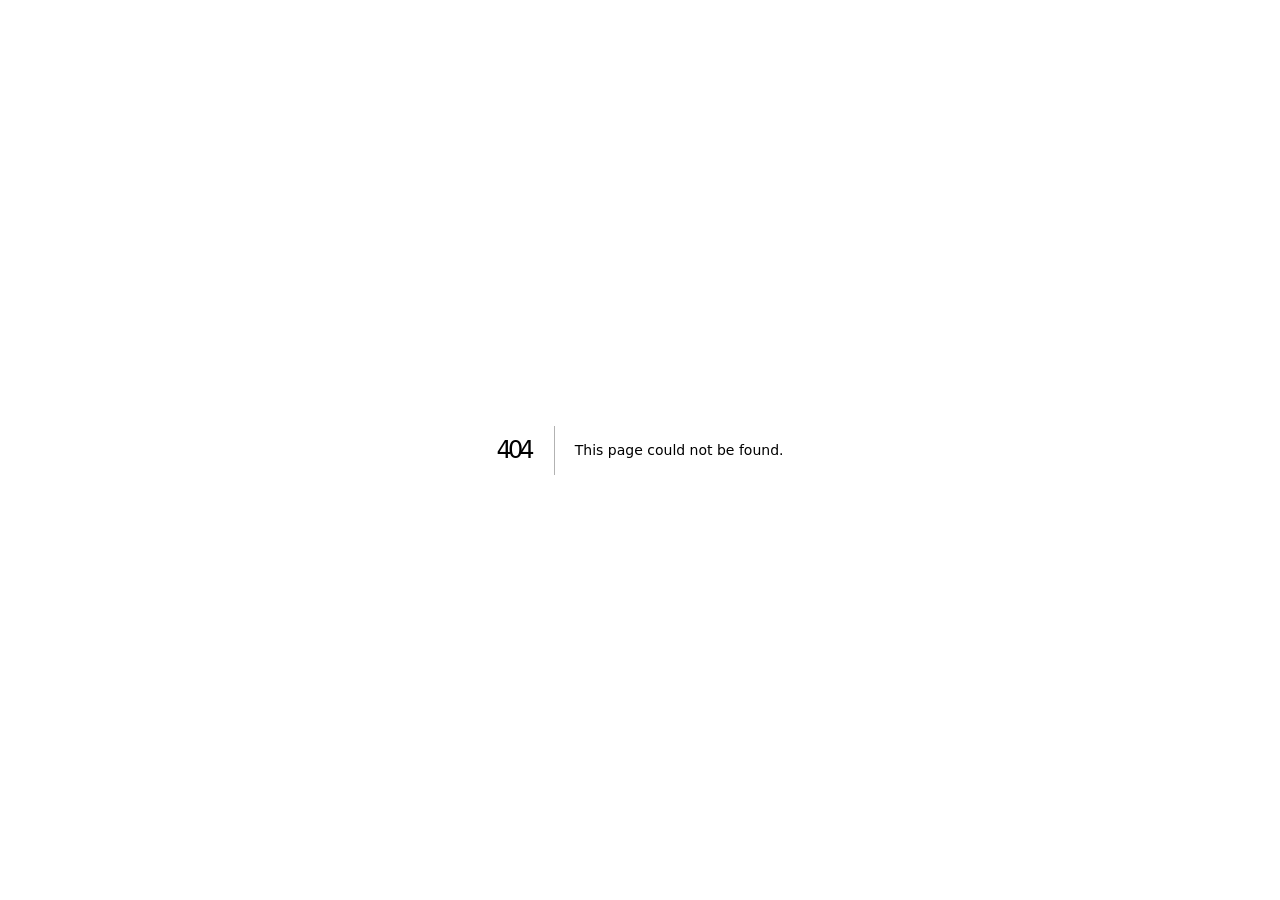
<file: 404/index.html>
<!DOCTYPE html><html lang="ko"><head><meta charSet="utf-8"/><meta name="viewport" content="width=device-width, initial-scale=1"/><link rel="stylesheet" href="/_next/static/chunks/0_f1zhzvqchrn.css" data-precedence="next"/><link rel="preload" as="script" fetchPriority="low" href="/_next/static/chunks/0kqziy-7_gy73.js"/><script src="/_next/static/chunks/3v5m1v6-71-ar.js" async=""></script><script src="/_next/static/chunks/092r-mewpaf3q.js" async=""></script><script src="/_next/static/chunks/turbopack-2u1d16houkiyo.js" async=""></script><script src="/_next/static/chunks/3qfy96eoyh-ek.js" async=""></script><meta name="robots" content="noindex"/><title>김승민 — Frontend Developer Portfolio</title><meta name="description" content="김승민의 프론트엔드 개발자 포트폴리오. Truvel·Neurocare의 구현, 성능 측정, 테스트와 오류 추적 경험."/><meta name="robots" content="noindex, nofollow"/><link rel="icon" href="/icon.svg?icon.1mkejk981asda.svg" sizes="any" type="image/svg+xml"/><meta name="next-size-adjust" content=""/><title>404: This page could not be found.</title><script src="/_next/static/chunks/0cz1d0mv5g_q7.js" noModule=""></script></head><body class="_7uFvpa_variable"><div hidden=""><!--$--><!--/$--></div><div style="font-family:system-ui,&quot;Segoe UI&quot;,Roboto,Helvetica,Arial,sans-serif,&quot;Apple Color Emoji&quot;,&quot;Segoe UI Emoji&quot;;height:100vh;text-align:center;display:flex;flex-direction:column;align-items:center;justify-content:center"><div><style>body{color:#000;background:#fff;margin:0}.next-error-h1{border-right:1px solid rgba(0,0,0,.3)}@media (prefers-color-scheme:dark){body{color:#fff;background:#000}.next-error-h1{border-right:1px solid rgba(255,255,255,.3)}}</style><h1 class="next-error-h1" style="display:inline-block;margin:0 20px 0 0;padding:0 23px 0 0;font-size:24px;font-weight:500;vertical-align:top;line-height:49px">404</h1><div style="display:inline-block"><h2 style="font-size:14px;font-weight:400;line-height:49px;margin:0">This page could not be found.</h2></div></div></div><!--$--><!--/$--><script id="_R_">(globalThis["TURBOPACK"] || (globalThis["TURBOPACK"] = [])).push({"otherChunks":["static/chunks/0kqziy-7_gy73.js","static/chunks/3v5m1v6-71-ar.js","static/chunks/092r-mewpaf3q.js"],"runtimeModuleIds":[94553]});</script><script src="/_next/static/chunks/0kqziy-7_gy73.js" async=""></script><script>(self.__next_f=self.__next_f||[]).push([0])</script><script>self.__next_f.push([1,"1:\"$Sreact.fragment\"\n2:\"/_next/static/chunks/3qfy96eoyh-ek.js\"\n3:I[39756,[\"$2\"],\"default\"]\n4:I[37457,[\"$2\"],\"default\"]\n8:I[97367,[\"$2\"],\"OutletBoundary\"]\n9:\"$Sreact.suspense\"\nb:\"ViewportBoundary\"\nc:I[97367,[\"$2\"],\"$b\"]\ne:\"MetadataBoundary\"\nf:I[97367,[\"$2\"],\"$e\"]\n11:I[68027,[\"$2\"],\"default\",1]\n:HL[\"/_next/static/chunks/0_f1zhzvqchrn.css\",\"style\"]\n6:X\n7:[[\"children\",{\"s\":\"__PAGE__\",\"h\":512,\"d\":{\"r\":[\"$\",\"$1\",\"c\",{\"children\":[[[\"$\",\"title\",null,{\"children\":\"404: This page could not be found.\"}],[\"$\",\"div\",null,{\"style\":\"$0:t:t:d:r:props:children:1:props:children:props:children:props:notFound:0:1:props:style\",\"children\":[\"$\",\"div\",null,{\"children\":[[\"$\",\"style\",null,{\"dangerouslySetInnerHTML\":{\"__html\":\"body{color:#000;background:#fff;margin:0}.next-error-h1{border-right:1px solid rgba(0,0,0,.3)}@media (prefers-color-scheme:dark){body{color:#fff;background:#000}.next-error-h1{border-right:1px solid rgba(255,255,255,.3)}}\"}}],[\"$\",\"h1\",null,{\"className\":\"next-error-h1\",\"style\":\"$0:t:t:d:r:props:children:1:props:children:props:children:props:notFound:0:1:props:children:props:children:1:props:style\",\"children\":404}],[\"$\",\"div\",null,{\"style\":\"$0:t:t:d:r:props:children:1:props:children:props:children:props:notFound:0:1:props:children:props:children:2:props:style\",\"children\":[\"$\",\"h2\",null,{\"style\":\"$0:t:t:d:r:props:children:1:props:children:props:children:props:notFound:0:1:props:children:props:children:2:props:children:props:style\",\"children\":\"This page could not be found.\"}]}]]}]}]],null,[\"$\",\"$L8\",null,{\"children\":[\"$\",\"$9\",null,{\"name\":\"Next.MetadataOutlet\",\"children\":\"$@a\"}]}]]}],\"p\":false,\"v\":null}}]]\n5:[[\"children\",{\"s\":\"/_not-found\",\"h\":512,\"d\":{\"r\":[\"$\",\"$1\",\"c\",{\"children\":[null,[\"$\",\"$L3\",null,{\"parallelRouterKey\":\"children\",\"error\":\"$undefined\",\"errorStyles\":\"$undefined\",\"errorScripts\":\"$undefined\",\"template\":[\"$\",\"$L4\",null,{}],\"templateStyles\":\"$undefined\",\"templateScripts\":\"$undefined\",\"notFound\":\"$undefined\",\"forbidden\":\"$undefined\",\"unauthorized\":\"$undefined\"}]]}],\"p\":false,\"v\":\"$6\"},\"c\":\"$Q7\"}]]\n0:{\"P\":null,\"c\":[\"\",\"_not-found\",\"\"],\"q\":\"\",\"i\":false,\"t\":{\"t\":{\"s\":\"\",\"h\":528,\"d\":{\"r\":[\"$\",\"$1\",\"c\",{\"children\":[[[\"$\",\"link\",\"0\",{\"rel\":\"stylesheet\",\"href\":\"/_next/static/chunks/0_f1zhzvqchrn.css\",\"precedence\":\"next\",\"crossOrigin\":\"$undefined\",\"nonce\":\"$undefined\"}],[\"$\",\"script\",\"script-0\",{\"src\":\"/_next/static/chunks/3qfy96eoyh-ek.js\",\"async\":true,\"nonce\":\"$undefined\"}]],[\"$\",\"html\",null,{\"lang\":\"ko\",\"children\":[\"$\",\"body\",null,{\"className\":\"_7uFvpa_variable\",\"children\":[\"$\",\"$L3\",null,{\"parallelRouterKey\":\"children\",\"error\":\"$undefined\",\"errorStyles\":\"$undefined\",\"errorScripts\":\"$undefined\",\"template\":[\"$\",\"$L4\",null,{}],\"templateStyles\":\"$undefined\",\"templateScripts\":\"$undefined\",\"notFound\":[[[\"$\",\"title\",null,{\"children\":\"404: This page could not be found.\"}],[\"$\",\"div\",null,{\"style\":{\"fontFamily\":\"system-ui,\\\"Segoe UI\\\",Roboto,Helvetica,Arial,sans-serif,\\\"Apple Color Emoji\\\",\\\"Segoe UI Emoji\\\"\",\"height\":\"100vh\",\"textAlign\":\"center\",\"display\":\"flex\",\"flexDirection\":\"column\",\"alignItems\":\"center\",\"justifyContent\":\"center\"},\"children\":[\"$\",\"div\",null,{\"children\":[[\"$\",\"style\",null,{\"dangerouslySetInnerHTML\":{\"__html\":\"body{color:#000;background:#fff;margin:0}.next-error-h1{border-right:1px solid rgba(0,0,0,.3)}@media (prefers-color-scheme:dark){body{color:#fff;background:#000}.next-error-h1{border-right:1px solid rgba(255,255,255,.3)}}\"}}],[\"$\",\"h1\",null,{\"className\":\"next-error-h1\",\"style\":{\"display\":\"inline-block\",\"margin\":\"0 20px 0 0\",\"padding\":\"0 23px 0 0\",\"fontSize\":24,\"fontWeight\":500,\"verticalAlign\":\"top\",\"lineHeight\":\"49px\"},\"children\":404}],[\"$\",\"div\",null,{\"style\":{\"display\":\"inline-block\"},\"children\":[\"$\",\"h2\",null,{\"style\":{\"fontSize\":14,\"fontWeight\":400,\"lineHeight\":\"49px\",\"margin\":0},\"children\":\"This page could not be found.\"}]}]]}]}]],[]],\"forbidden\":\"$undefined\",\"unauthorized\":\"$undefined\"}]}]}]]}],\"p\":false,\"v\":null},\"c\":\"$Q5\"},\"h\":{\"r\":[\"$\",\"$1\",\"h\",{\"children\":[[\"$\",\"meta\",null,{\"name\":\"robots\",\"content\":\"noindex\"}],[\"$\",\"$Lc\",null,{\"children\":\"$Ld\"}],[\"$\",\"$Lf\",null,{\"children\":[[\"$\",\"div\",null,{\"hidden\":true,\"children\":[\"$\",\"$9\",null,{\"name\":\"Next.Metadata\",\"children\":\"$L10\"}]}],null]}],[\"$\",\"meta\",null,{\"name\":\"next-size-adjust\",\"content\":\"\"}]]}],\"p\":false,\"v\":null}},\"m\":\"$undefined\",\"G\":[\"$11\",[[\"$\",\"link\",\"0\",{\"rel\":\"stylesheet\",\"href\":\"/_next/static/chunks/0_f1zhzvqchrn.css\",\"precedence\":\"next\",\"crossOrigin\":\"$undefined\",\"nonce\":\"$undefined\"}]]],\"S\":true,\"r\":\"$undefined\",\"s\":\"$undefined\",\"a\":\"$undefined\",\"l\":\"$undefined\",\"p\":\"$undefined\",\"d\":\"$undefined\",\"b\":\"u23AC4EftNBDsZFMwgXfO\"}\n6:C\nd:[[\"$\",\"meta\",\"0\",{\"charSet\":\"utf-8\"}],[\"$\",\"meta\",\"1\",{\"name\":\"viewport\",\"content\":\"width=device-width, initial-scale=1\"}]]\n12:I[27201,[\"$2\"],\"IconMark\"]\na:null\n10:[[\"$\",\"title\",\"0\",{\"children\":\"김승민 — Frontend Developer Portfolio\"}],[\"$\",\"meta\",\"1\",{\"name\":\"description\",\"content\":\"김승민의 프론트엔드 개발자 포트폴리오. Truvel·Neurocare의 구현, 성능 측정, 테스트와 오류 추적 경험.\"}],[\"$\",\"meta\",\"2\",{\"name\":\"robots\",\"content\":\"noindex, nofollow\"}],[\"$\",\"link\",\"3\",{\"rel\":\"icon\",\"href\":\"/icon.svg?icon.1mkejk981asda.svg\",\"sizes\":\"any\",\"type\":\"image/svg+xml\"}],[\"$\",\"$L12\",\"4\",{}]]\n"])</script></body></html>
</file>
<file: _next/static/chunks/0_f1zhzvqchrn.css>
@font-face{font-family:pretendard;src:url(../media/PretendardVariable-s.p.0ztvx5mb7lxp4.woff2)format("woff2");font-display:swap;font-weight:100 900}@font-face{font-family:pretendard Fallback;src:local(Arial);ascent-override:93.76%;descent-override:23.75%;line-gap-override:0.0%;size-adjust:101.55%}._7uFvpa_className{font-family:pretendard,pretendard Fallback}._7uFvpa_variable{--font-pretendard:"pretendard", "pretendard Fallback"}
@layer properties{@supports (((-webkit-hyphens:none)) and (not (margin-trim:inline))) or ((-moz-orient:inline) and (not (color:rgb(from red r g b)))){*,:before,:after,::backdrop{--tw-translate-x:0;--tw-translate-y:0;--tw-translate-z:0;--tw-border-style:solid;--tw-leading:initial;--tw-font-weight:initial;--tw-shadow:0 0 #0000;--tw-shadow-color:initial;--tw-shadow-alpha:100%;--tw-inset-shadow:0 0 #0000;--tw-inset-shadow-color:initial;--tw-inset-shadow-alpha:100%;--tw-ring-color:initial;--tw-ring-shadow:0 0 #0000;--tw-inset-ring-color:initial;--tw-inset-ring-shadow:0 0 #0000;--tw-ring-inset:initial;--tw-ring-offset-width:0px;--tw-ring-offset-color:#fff;--tw-ring-offset-shadow:0 0 #0000;--tw-duration:initial;--tw-ease:initial}}}@layer theme{:root,:host{--font-mono:ui-monospace, SFMono-Regular, Menlo, Monaco, Consolas, "Liberation Mono", "Courier New", monospace;--color-black:#000;--spacing:.25rem;--container-sm:24rem;--container-lg:32rem;--text-sm:.875rem;--text-sm--line-height:calc(1.25 / .875);--text-lg:1.125rem;--text-lg--line-height:calc(1.75 / 1.125);--font-weight-semibold:600;--radius-xs:.125rem;--radius-lg:.5rem;--ease-in-out:cubic-bezier(.4, 0, .2, 1);--default-transition-duration:.15s;--default-transition-timing-function:cubic-bezier(.4, 0, .2, 1);--default-font-family:var(--font-pretendard), sans-serif;--default-mono-font-family:var(--font-mono)}}@layer base{*,:after,:before,::backdrop{box-sizing:border-box;border:0 solid;margin:0;padding:0}::file-selector-button{box-sizing:border-box;border:0 solid;margin:0;padding:0}html,:host{-webkit-text-size-adjust:100%;tab-size:4;line-height:1.5;font-family:var(--default-font-family,-apple-system, BlinkMacSystemFont, "Segoe UI", Roboto, "Helvetica Neue", "Noto Sans", Arial, sans-serif, "Apple Color Emoji", "Segoe UI Emoji", "Segoe UI Symbol", "Noto Color Emoji");font-feature-settings:var(--default-font-feature-settings,normal);font-variation-settings:var(--default-font-variation-settings,normal);-webkit-tap-highlight-color:transparent}hr{height:0;color:inherit;border-top-width:1px}abbr:where([title]){-webkit-text-decoration:underline dotted;text-decoration:underline dotted}h1,h2,h3,h4,h5,h6{font-size:inherit;font-weight:inherit}a{color:inherit;-webkit-text-decoration:inherit;-webkit-text-decoration:inherit;-webkit-text-decoration:inherit;-webkit-text-decoration:inherit;text-decoration:inherit}b,strong{font-weight:bolder}code,kbd,samp,pre{font-family:var(--default-mono-font-family,ui-monospace, SFMono-Regular, Menlo, Monaco, Consolas, "Liberation Mono", "Courier New", monospace);font-feature-settings:var(--default-mono-font-feature-settings,normal);font-variation-settings:var(--default-mono-font-variation-settings,normal);font-size:1em}small{font-size:80%}sub,sup{vertical-align:baseline;font-size:75%;line-height:0;position:relative}sub{bottom:-.25em}sup{top:-.5em}table{text-indent:0;border-color:inherit;border-collapse:collapse}:-moz-focusring:where(:not(iframe)){outline:auto}progress{vertical-align:baseline}summary{display:list-item}ol,ul,menu{list-style:none}img,svg,video,canvas,audio,iframe,embed,object{vertical-align:middle;display:block}img,video{max-width:100%;height:auto}button,input,select,optgroup,textarea{font:inherit;font-feature-settings:inherit;font-variation-settings:inherit;letter-spacing:inherit;color:inherit;opacity:1;background-color:#0000;border-radius:0}::file-selector-button{font:inherit;font-feature-settings:inherit;font-variation-settings:inherit;letter-spacing:inherit;color:inherit;opacity:1;background-color:#0000;border-radius:0}:where(select:is([multiple],[size])) optgroup{font-weight:bolder}:where(select:is([multiple],[size])) optgroup option{padding-inline-start:20px}::file-selector-button{margin-inline-end:4px}::placeholder{opacity:1}@supports (not ((-webkit-appearance:-apple-pay-button))) or (contain-intrinsic-size:1px){::placeholder{color:currentColor}@supports (color:color-mix(in lab, red, red)){::placeholder{color:color-mix(in oklab, currentcolor 50%, transparent)}}}textarea{resize:vertical}::-webkit-search-decoration{-webkit-appearance:none}::-webkit-date-and-time-value{min-height:1lh;text-align:inherit}::-webkit-datetime-edit{display:inline-flex}::-webkit-datetime-edit-fields-wrapper{padding:0}::-webkit-datetime-edit{padding-block:0}::-webkit-datetime-edit-year-field{padding-block:0}::-webkit-datetime-edit-month-field{padding-block:0}::-webkit-datetime-edit-day-field{padding-block:0}::-webkit-datetime-edit-hour-field{padding-block:0}::-webkit-datetime-edit-minute-field{padding-block:0}::-webkit-datetime-edit-second-field{padding-block:0}::-webkit-datetime-edit-millisecond-field{padding-block:0}::-webkit-datetime-edit-meridiem-field{padding-block:0}::-webkit-calendar-picker-indicator{line-height:1}:-moz-ui-invalid{box-shadow:none}button,input:where([type=button],[type=reset],[type=submit]){appearance:button}::file-selector-button{appearance:button}::-webkit-inner-spin-button{height:auto}::-webkit-outer-spin-button{height:auto}[hidden]:where(:not([hidden=until-found])){display:none!important}}@layer components;@layer utilities{.visible{visibility:visible}.sr-only{clip-path:inset(50%);white-space:nowrap;border-width:0;width:1px;height:1px;margin:-1px;padding:0;position:absolute;overflow:hidden}.absolute{position:absolute}.fixed{position:fixed}.sticky{position:sticky}.inset-0{inset:0}.inset-x-0{inset-inline:0}.inset-y-0{inset-block:0}.top-0{top:0}.top-4{top:calc(var(--spacing) * 4)}.top-\[50\%\]{top:50%}.right-0{right:0}.right-4{right:calc(var(--spacing) * 4)}.bottom-0{bottom:0}.left-0{left:0}.left-\[50\%\]{left:50%}.z-50{z-index:50}.mt-auto{margin-top:auto}.block{display:block}.contents{display:contents}.flex{display:flex}.grid{display:grid}.size-4{width:calc(var(--spacing) * 4);height:calc(var(--spacing) * 4)}.h-auto{height:auto}.h-full{height:100%}.w-3\/4{width:75%}.w-full{width:100%}.max-w-\[calc\(100\%-2rem\)\]{max-width:calc(100% - 2rem)}.translate-x-\[-50\%\]{--tw-translate-x:-50%;translate:var(--tw-translate-x) var(--tw-translate-y)}.translate-y-\[-50\%\]{--tw-translate-y:-50%;translate:var(--tw-translate-x) var(--tw-translate-y)}.resize{resize:both}.flex-col{flex-direction:column}.flex-col-reverse{flex-direction:column-reverse}.gap-1\.5{gap:calc(var(--spacing) * 1.5)}.gap-2{gap:calc(var(--spacing) * 2)}.gap-4{gap:calc(var(--spacing) * 4)}.rounded-lg{border-radius:var(--radius-lg)}.rounded-xs{border-radius:var(--radius-xs)}.border{border-style:var(--tw-border-style);border-width:1px}.border-t{border-top-style:var(--tw-border-style);border-top-width:1px}.border-r{border-right-style:var(--tw-border-style);border-right-width:1px}.border-b{border-bottom-style:var(--tw-border-style);border-bottom-width:1px}.border-l{border-left-style:var(--tw-border-style);border-left-width:1px}.bg-background{background-color:#fff}.bg-black\/50{background-color:#00000080}@supports (color:color-mix(in lab, red, red)){.bg-black\/50{background-color:color-mix(in oklab, var(--color-black) 50%, transparent)}}.p-4{padding:calc(var(--spacing) * 4)}.p-6{padding:calc(var(--spacing) * 6)}.text-center{text-align:center}.text-lg{font-size:var(--text-lg);line-height:var(--tw-leading,var(--text-lg--line-height))}.text-sm{font-size:var(--text-sm);line-height:var(--tw-leading,var(--text-sm--line-height))}.leading-none{--tw-leading:1;line-height:1}.font-semibold{--tw-font-weight:var(--font-weight-semibold);font-weight:var(--font-weight-semibold)}.text-foreground{color:#101215}.text-muted-foreground{color:#687281}.opacity-70{opacity:.7}.shadow-lg{--tw-shadow:0 10px 15px -3px var(--tw-shadow-color,#0000001a), 0 4px 6px -4px var(--tw-shadow-color,#0000001a);box-shadow:var(--tw-inset-shadow), var(--tw-inset-ring-shadow), var(--tw-ring-offset-shadow), var(--tw-ring-shadow), var(--tw-shadow)}.ring-offset-background{--tw-ring-offset-color:#fff}.transition{transition-property:color,background-color,border-color,outline-color,text-decoration-color,fill,stroke,--tw-gradient-from,--tw-gradient-via,--tw-gradient-to,opacity,box-shadow,transform,translate,scale,rotate,filter,-webkit-backdrop-filter,backdrop-filter,display,content-visibility,overlay,pointer-events;transition-timing-function:var(--tw-ease,var(--default-transition-timing-function));transition-duration:var(--tw-duration,var(--default-transition-duration))}.transition-opacity{transition-property:opacity;transition-timing-function:var(--tw-ease,var(--default-transition-timing-function));transition-duration:var(--tw-duration,var(--default-transition-duration))}.duration-200{--tw-duration:.2s;transition-duration:.2s}.ease-in-out{--tw-ease:var(--ease-in-out);transition-timing-function:var(--ease-in-out)}.outline-none{--tw-outline-style:none;outline-style:none}@media (hover:hover){.hover\:opacity-100:hover{opacity:1}}.focus\:ring-2:focus{--tw-ring-shadow:var(--tw-ring-inset,) 0 0 0 calc(2px + var(--tw-ring-offset-width)) var(--tw-ring-color,currentcolor);box-shadow:var(--tw-inset-shadow), var(--tw-inset-ring-shadow), var(--tw-ring-offset-shadow), var(--tw-ring-shadow), var(--tw-shadow)}.focus\:ring-ring:focus{--tw-ring-color:#3e86d9}.focus\:ring-offset-2:focus{--tw-ring-offset-width:2px;--tw-ring-offset-shadow:var(--tw-ring-inset,) 0 0 0 var(--tw-ring-offset-width) var(--tw-ring-offset-color)}.focus\:outline-hidden:focus{--tw-outline-style:none;outline-style:none}@media (forced-colors:active){.focus\:outline-hidden:focus{outline-offset:2px;outline:2px solid #0000}}.disabled\:pointer-events-none:disabled{pointer-events:none}.data-\[state\=closed\]\:duration-300[data-state=closed]{--tw-duration:.3s;transition-duration:.3s}.data-\[state\=open\]\:bg-accent[data-state=open]{background-color:#edf5ff}.data-\[state\=open\]\:bg-secondary[data-state=open]{background-color:#f4f7fb}.data-\[state\=open\]\:text-muted-foreground[data-state=open]{color:#687281}.data-\[state\=open\]\:duration-500[data-state=open]{--tw-duration:.5s;transition-duration:.5s}@media (min-width:40rem){.sm\:max-w-lg{max-width:var(--container-lg)}.sm\:max-w-sm{max-width:var(--container-sm)}.sm\:flex-row{flex-direction:row}.sm\:justify-end{justify-content:flex-end}.sm\:text-left{text-align:left}}.\[\&_svg\]\:pointer-events-none svg{pointer-events:none}.\[\&_svg\]\:shrink-0 svg{flex-shrink:0}.\[\&_svg\:not\(\[class\*\=\'size-\'\]\)\]\:size-4 svg:not([class*=size-]){width:calc(var(--spacing) * 4);height:calc(var(--spacing) * 4)}}:root{--ink:#101215;--muted:#687281;--azure:#3e86d9;--line:#e7e9ec}*{box-sizing:border-box}html{scroll-behavior:smooth}body{color:var(--ink);font-family:var(--font-pretendard), sans-serif;-webkit-font-smoothing:antialiased;background:#f5f7fa;margin:0}a{color:inherit;text-decoration:none}button,a{-webkit-tap-highlight-color:transparent}button{cursor:pointer;font:inherit}button:disabled{cursor:default}a:focus-visible,button:focus-visible{outline:2px solid var(--azure);outline-offset:5px}.slide:focus{outline:none}.app-header{border-bottom:1px solid var(--line);background:#fff;justify-content:space-between;align-items:center;height:88px;padding:0 42px;display:flex}.brand{letter-spacing:1.5px;align-items:center;gap:12px;font-size:12px;font-weight:600;display:flex}.brand-mark{color:#3576c4;letter-spacing:-1px;background:#eaf3ff;border:1px solid #d5e7fb;place-items:center;width:32px;height:32px;font-size:19px;font-weight:400;display:grid}.brand-sub{letter-spacing:1.6px;color:var(--muted);margin-top:5px;font-size:9px;font-weight:400;display:block}.header-actions{align-items:center;gap:27px;display:flex}.draft-badge{color:#67778a;letter-spacing:1.3px;align-items:center;gap:8px;font-size:9px;display:flex}.draft-badge>span{background:var(--azure);border-radius:50%;width:5px;height:5px}.print-button{border:1px solid var(--line);color:#4e5966;background:#fff;align-items:center;gap:8px;padding:10px 13px;font-size:11px;display:flex}.print-button:hover,.paging-buttons button:hover:enabled{color:var(--azure);background:#edf5ff}.mobile-menu{display:none}.workspace{grid-template-columns:210px minmax(0,1fr);max-width:1700px;margin:auto;display:grid}.sidebar{border-right:1px solid var(--line);background:#fcfdfe;flex-direction:column;min-height:calc(100dvh - 88px);padding:41px 22px 26px 30px;display:flex}.sidebar-title{letter-spacing:1.4px;color:#738092;align-items:center;gap:8px;margin-bottom:25px;font-size:9px;display:flex}.sidebar-title span:last-child{letter-spacing:0;color:#8793a3;margin-left:auto;font-size:10px}.contents-nav{flex-direction:column;gap:8px;display:flex}.contents-nav a{border:1px solid #0000;border-radius:3px;align-items:flex-start;gap:12px;padding:15px 10px;display:flex}.contents-nav a[aria-current]{background:#edf4fd;border-color:#e1edfc}.nav-number{color:#6e86a2;font-variant-numeric:tabular-nums;padding-top:3px;font-size:10px}.contents-nav strong{font-size:13px;font-weight:500;display:block}.contents-nav small{color:var(--muted);margin-top:6px;font-size:10px;display:block}.contents-nav svg{color:#517fae;margin-top:2px;margin-left:auto}.up-next{border-top:1px solid var(--line);margin:30px 10px;padding-top:22px}.up-next>span{letter-spacing:1.6px;color:#78889c;font-size:8px}.up-next p{color:#727e8d;margin:12px 0 5px;font-size:12px}.up-next small{color:#7c8795;font-size:10px}.sidebar-bottom{margin-top:auto;padding:60px 10px 0}.sidebar-bottom p{color:#738092;margin-bottom:20px;font-size:11px;line-height:1.9}.sidebar-bottom a{color:#56677b;align-items:center;gap:3px;margin-right:15px;font-size:10px;display:inline-flex}.main-stage{align-self:start;min-width:0;padding:30px 36px 0}.stage-top{color:#748294;letter-spacing:1.5px;justify-content:space-between;margin-bottom:16px;font-size:9px;display:flex}.stage-top span:last-child{letter-spacing:1.6px;color:#7e8c9d;font-size:8px}.slides{width:100%;container-type:inline-size}.slide{aspect-ratio:16/9;background:#fff;border:1px solid #e5e9ef;flex-direction:column;width:100%;padding:3.5cqw 5.4cqw 2.8cqw;display:flex;position:relative;overflow:hidden;box-shadow:0 8px 30px #273c5510}.cover-glow{z-index:0;pointer-events:none;background:radial-gradient(at 49% 32%,#74afe554 0%,#b7d9f33a 28%,#0000 58%),radial-gradient(at 87% 60%,#f0cd8238 0%,#0000 45%);width:69%;height:100%;position:absolute;top:-17%;right:-13%}.cover-meta{border-bottom:1px solid var(--line);grid-template-columns:1fr 1.25fr 1.3fr .8fr;gap:1.5cqw;padding-bottom:1.3cqw;font-size:1.12cqw;display:grid;position:relative}.cover-meta>div{flex-direction:column;gap:.5cqw;display:flex}.meta-label{color:#27313c;font-size:1.05cqw}.cover-meta>div>span:last-child,.cover-meta a{color:#6a7482}.cover-meta a{align-items:center;gap:.3cqw;width:fit-content;display:inline-flex}a:hover{color:#3173bc}.cover-body{flex:1;padding-top:6.5cqw;position:relative}.edition{letter-spacing:.27cqw;margin:0 0 2cqw;font-size:1.25cqw}h1{letter-spacing:-.3cqw;margin:0;font-size:6.8cqw;font-weight:300;line-height:1.12}.title-dot{color:var(--azure)}.introduction{white-space:pre-line;color:#59636f;margin:2.4cqw 0 0;font-size:1.45cqw;font-weight:400;line-height:1.85}.project-shortcut{color:#4376ad;align-items:center;gap:.6cqw;margin-top:1.7cqw;font-size:1.05cqw;display:inline-flex}.slide-footer{color:#737e8c;border-top:1px solid #f0f1f3;justify-content:space-between;align-items:center;padding-top:1.4cqw;font-size:1.02cqw;display:flex;position:relative}.slide-footer span:last-child{color:#3d4650}.slide-header{border-bottom:1px solid var(--line);letter-spacing:.18cqw;justify-content:space-between;padding-bottom:1.3cqw;font-size:1.1cqw;display:flex}.slide-header span:last-child{letter-spacing:0;color:#778190}.detail-body{flex:1;grid-template-columns:1.08fr 1fr;gap:3cqw;min-height:0;padding:1.8cqw 0 2cqw;display:grid}.detail-visual{flex-direction:column;gap:1.4cqw;display:flex}.project-figure{margin:0}.image-trigger{border:1px solid var(--line);background:#f9fbfd;width:100%;padding:0;display:block;position:relative}.image-trigger img{aspect-ratio:16/10;object-fit:cover;width:100%;height:auto}.image-expand{color:#62758a;background:#fff;border:1px solid #e0e7ef;align-items:center;gap:.5cqw;padding:.5cqw .7cqw;font-size:.85cqw;display:inline-flex;position:absolute;bottom:1cqw;right:1cqw}figcaption{color:#748193;margin-top:.9cqw;font-size:.95cqw}.visual-note{border-left:2px solid #c4ddf6;padding-left:1.3cqw}.visual-note>span{letter-spacing:.16cqw;color:#6987a7;font-size:.75cqw}.visual-note p{color:#646e7b;margin:.6cqw 0 0;font-size:1.2cqw;line-height:1.7}.detail-copy h2{letter-spacing:-.14cqw;margin:0 0 .7cqw;font-size:3.6cqw;font-weight:400;line-height:1.1}.project-subtitle{color:#788290;margin:0;font-size:1.12cqw}.project-description{color:#56616f;word-break:keep-all;margin:1.5cqw 0;font-size:1.25cqw;line-height:1.7}.project-meta{margin:0 0 1.7cqw;font-size:1.04cqw;line-height:1.6}.project-meta>div{border-top:1px solid var(--line);grid-template-columns:4cqw 1fr;gap:1cqw;padding:.8cqw 0;display:grid}.project-meta dt{color:#768290}.project-meta dd{color:#424e5c;margin:0}.section-label{color:var(--azure);letter-spacing:.13cqw;margin:0 0 1.1cqw;font-size:1.03cqw;font-weight:500}.feature-list{gap:1.25cqw;margin:0;padding:0;list-style:none;display:grid}.feature-list li{gap:1.1cqw;display:flex}.feature-list li>span{color:#7e91a7;font-size:1cqw;line-height:1.6}.feature-list h4{color:#435162;margin:0 0 .3cqw;font-size:1.12cqw;font-weight:500}.feature-list p{color:#697583;word-break:keep-all;margin:0;font-size:1.02cqw;line-height:1.65}.draft-note{color:#6c7d90;background:#f3f7fc;margin:1.5cqw 0 0;padding:.7cqw .8cqw;font-size:.82cqw}.keyboard-hint{color:#7f8da0;letter-spacing:4px;flex:1;margin:0;font-size:12px}.keyboard-hint span{letter-spacing:0;color:#7c8795;margin-left:8px;font-size:10px}.page-status{color:#7a8797;font-variant-numeric:tabular-nums;gap:12px;margin-right:23px;font-size:11px;display:flex}.page-status strong{color:#3e70aa;font-weight:500}.page-status>span{color:#b1bdca}.paging-buttons{gap:8px;display:flex}.paging-buttons button{color:#4679b2;background:#fff;border:1px solid #dbe3ed;place-items:center;width:38px;height:36px;display:grid}.paging-buttons button:disabled{opacity:.35}.app-footer{color:#7a8797;justify-content:space-between;margin:33px 0 22px;font-size:9px;display:flex}.app-footer a{align-items:center;gap:4px;display:inline-flex}.skip-link{z-index:100;background:#fff;padding:12px;position:fixed;top:-80px;left:20px}.skip-link:focus{top:10px}.image-dialog{background:#fff;width:min(90vw,1000px);max-height:90dvh;overflow:auto;max-width:min(90vw,1000px)!important}.expanded-image{object-fit:contain;width:100%;height:auto;max-height:70dvh}.mobile-sheet{background:#fff;padding-top:30px}.mobile-sheet .contents-nav{padding:12px}@media screen and (min-width:901px){.workspace{height:calc(100dvh - 88px)}.sidebar{min-height:0;overflow-y:auto}.main-stage{flex-direction:column;height:100%;display:flex}.stage-top,.app-footer{flex-shrink:0}.slides{flex-shrink:0;width:min(100%,177.778dvh - 512px);margin:auto}}@media screen and (min-width:1500px){.main-stage{padding:38px 50px 0}.slides{width:min(100%,177.778dvh - 526.222px)}}@media (max-width:1100px) and (min-width:901px){.workspace{grid-template-columns:174px minmax(0,1fr)}.sidebar{padding-left:16px;padding-right:14px}.main-stage{padding-left:22px;padding-right:22px}}@media (max-width:900px){.app-header{height:76px;padding:0 22px}.draft-badge{display:none}.header-actions{gap:16px}.mobile-menu{color:#52667d;background:0 0;border:0;place-items:center;padding:8px;display:grid}.workspace{display:block}.sidebar{display:none}.main-stage{padding:24px 20px 0}.stage-top{font-size:8px}.stage-top span:last-child{display:none}.slides{flex-direction:column;gap:24px;display:flex}.portfolio[data-active] .slide{aspect-ratio:auto;padding:30px 26px 24px;scroll-margin-top:18px;display:flex;overflow:visible}.cover-slide{min-height:640px}.cover-meta{grid-template-columns:1fr 1fr;gap:22px 14px;padding-bottom:22px;font-size:12px}.meta-label{font-size:10px}.cover-meta>div{gap:7px}.cover-meta a{gap:3px}.cover-glow{width:90%;height:80%;top:-8%;right:0}.cover-body{padding-top:70px;padding-bottom:45px}.edition{letter-spacing:3px;margin-bottom:22px;font-size:12px}h1{letter-spacing:-2px;font-size:clamp(50px,9vw,80px)}.introduction{white-space:normal;word-break:keep-all;max-width:420px;margin-top:26px;font-size:15px;line-height:1.9}.project-shortcut{gap:8px;margin-top:25px;font-size:12px}.slide-footer{padding-top:18px;font-size:10px}.slide-header{letter-spacing:1.7px;padding-bottom:18px;font-size:10px}.detail-body{grid-template-columns:1fr;gap:32px;padding:24px 0 32px}.detail-visual{gap:20px}.image-expand{gap:5px;padding:6px 9px;font-size:10px;bottom:10px;right:10px}figcaption{margin-top:10px;font-size:10px}.visual-note{padding-left:14px}.visual-note>span{letter-spacing:1.8px;font-size:8px}.visual-note p{margin-top:8px;font-size:13px;line-height:1.8}.detail-copy h2{letter-spacing:-1px;margin-bottom:8px;font-size:44px}.project-subtitle{font-size:12px}.project-description{margin:22px 0;font-size:15px}.project-meta{margin-bottom:26px;font-size:12px}.project-meta>div{grid-template-columns:38px 1fr;gap:12px;padding:13px 0}.section-label{letter-spacing:1.5px;margin-bottom:20px;font-size:11px}.feature-list{gap:22px}.feature-list li{gap:14px}.feature-list li>span{font-size:12px}.feature-list h4{margin-bottom:6px;font-size:14px}.feature-list p{font-size:13px;line-height:1.8}.draft-note{margin-top:24px;padding:12px;font-size:10px;line-height:1.8}.keyboard-hint{display:none}.app-footer{gap:20px;font-size:8px;line-height:1.8}}@media (max-width:380px){.app-header{padding:0 14px}.brand{gap:8px;font-size:10px}.brand-sub{font-size:8px}.print-button span{display:none}.header-actions{gap:8px}.main-stage{padding:18px 12px 0}.portfolio[data-active] .slide{padding:25px 20px 20px}}@media (prefers-reduced-motion:reduce){html{scroll-behavior:auto}*,:before,:after{transition:none!important;animation:none!important}}@page{size:A4 landscape;margin:0}@media print{*,:before,:after{-webkit-print-color-adjust:exact;print-color-adjust:exact;box-shadow:none!important}html,body{background:#fff;margin:0!important;padding:0!important}.app-header,.sidebar,.stage-top,.app-footer,.skip-link,[role=dialog],[data-slot=dialog-overlay],[data-slot=sheet-overlay],.image-expand,.project-shortcut{display:none!important}.workspace,.main-stage,.slides{width:297mm;max-width:none;margin:0;padding:0;display:block}.slides{container-type:inline-size}.portfolio[data-active] .slide{aspect-ratio:auto;break-after:page;break-inside:avoid;border:0;width:297mm;height:210mm;min-height:0;margin:0;padding:12mm 16mm 10mm;overflow:hidden;display:flex!important}.portfolio[data-active] .slide:last-child{break-after:auto}.cover-meta{grid-template-columns:1fr 1.25fr 1.3fr .8fr;gap:1.5cqw;padding-bottom:1.3cqw;font-size:1.12cqw}.cover-meta>div{gap:.5cqw}.meta-label{font-size:1.05cqw}.cover-body{padding-top:7cqw;padding-bottom:0}h1{letter-spacing:-.3cqw;font-size:6.8cqw}.edition{letter-spacing:.27cqw;margin-bottom:2cqw;font-size:1.25cqw}.introduction{white-space:pre-line;max-width:none;margin-top:2.4cqw;font-size:1.45cqw}.slide-footer{padding-top:1.4cqw;font-size:1.02cqw}.slide-header{letter-spacing:.18cqw;padding-bottom:1.3cqw;font-size:1.1cqw}.detail-body{grid-template-columns:1.08fr 1fr;gap:3cqw;padding:2cqw 0;display:grid}.detail-visual{gap:1.4cqw}figcaption{margin-top:.9cqw;font-size:.95cqw}.visual-note{padding-left:1.3cqw}.visual-note>span{letter-spacing:.16cqw;font-size:.75cqw}.visual-note p{margin-top:.6cqw;font-size:1.2cqw}.detail-copy h2{margin-bottom:.7cqw;font-size:3.6cqw}.project-subtitle{font-size:1.12cqw}.project-description{margin:1.5cqw 0;font-size:1.25cqw}.project-meta{margin-bottom:1.7cqw;font-size:1.04cqw}.project-meta>div{grid-template-columns:4cqw 1fr;gap:1cqw;padding:.8cqw 0}.section-label{letter-spacing:.13cqw;margin-bottom:1.1cqw;font-size:1.03cqw}.feature-list{gap:1.25cqw}.feature-list li{gap:1.1cqw}.feature-list li>span{font-size:1cqw}.feature-list h4{margin-bottom:.3cqw;font-size:1.12cqw}.feature-list p{font-size:1.02cqw;line-height:1.65}.draft-note{margin-top:1.5cqw;padding:.7cqw .8cqw;font-size:.82cqw}}.story-body{flex:1;grid-template-columns:1.05fr 1fr;gap:3.5cqw;min-height:0;padding:2.3cqw 0;display:grid}.story-main h2{letter-spacing:-.1cqw;white-space:pre-line;word-break:keep-all;margin:0;font-size:2.8cqw;font-weight:400;line-height:1.35}.story-subtitle{color:var(--muted);margin:.8cqw 0 1.8cqw;font-size:1.05cqw}.story-visual .image-trigger img{aspect-ratio:16/10;object-fit:contain;background:#f6f8fb}.story-visual figcaption{font-size:.76cqw;line-height:1.5}.story-summary,.story-lead{color:#536172;word-break:keep-all;margin:0 0 1.8cqw;font-size:1.15cqw;line-height:1.85}.story-lead{margin-top:3cqw;font-size:1.35cqw;line-height:1.95}.story-metric{border-bottom:1px solid var(--line);margin-bottom:1.8cqw;padding:0 0 1.5cqw}.story-metric strong{color:#347ecb;letter-spacing:-.08cqw;font-size:2.65cqw;font-weight:400;display:block}.story-metric>span{color:#67798f;margin-top:.5cqw;font-size:.94cqw;display:block}.story-facts{margin:0 0 1.8cqw}.story-facts>div{border-top:1px solid var(--line);grid-template-columns:7cqw 1fr;gap:1cqw;padding:.8cqw 0;font-size:1cqw;line-height:1.65;display:grid}.story-facts dt{color:#748193}.story-facts dd{color:#445267;word-break:keep-all;margin:0}.story-steps{gap:1.4cqw;margin:0;padding:0;list-style:none;display:grid}.story-steps li{grid-template-columns:1.7cqw 1fr;gap:.9cqw;display:grid}.story-steps li>span{color:#7e99b8;font-size:.95cqw;line-height:1.7}.story-steps h3{color:#374b61;margin:0 0 .4cqw;font-size:1.15cqw;font-weight:500}.story-steps p{color:#617186;word-break:keep-all;margin:0;font-size:1.02cqw;line-height:1.8}.story-note{color:#748196;word-break:keep-all;border-left:2px solid #d6e6f8;margin:1.7cqw 0 0;padding-left:1cqw;font-size:.82cqw;line-height:1.8}.story-footer{gap:1cqw;font-size:.83cqw}.story-footer nav{flex-wrap:wrap;gap:1.5cqw;margin-left:auto;margin-right:2cqw;display:flex}.story-footer a{color:#577ea8;align-items:center;gap:.3cqw;display:flex}.editorial-rule{background:#9dc9f3;width:4cqw;height:2px;margin:3cqw 0 1.5cqw}.editorial-index{color:#d7e8fa;margin:0;font-size:5cqw;font-weight:300}.editorial-index span{color:#7e94ac;letter-spacing:.2cqw;font-size:.75cqw;display:block}@media screen and (min-width:901px){.sidebar-title{margin-bottom:15px}.contents-nav{gap:3px}.contents-nav a{gap:9px;padding:9px 8px}.contents-nav strong{font-size:11px}.contents-nav small{margin-top:3px;font-size:8px}.sidebar-bottom{padding-top:25px}}@media screen and (max-width:900px){.story-body{grid-template-columns:1fr;gap:28px;padding:26px 0}.story-main h2{letter-spacing:-1px;font-size:30px;line-height:1.4}.story-subtitle{margin:12px 0 22px;font-size:12px}.story-visual figcaption{font-size:10px}.story-summary,.story-lead{margin-bottom:24px;font-size:15px;line-height:1.9}.story-lead{margin-top:26px}.story-metric{margin-bottom:24px;padding-bottom:20px}.story-metric strong{font-size:clamp(27px,7vw,40px)}.story-metric>span{margin-top:10px;font-size:11px;line-height:1.8}.story-facts{margin-bottom:26px}.story-facts>div{grid-template-columns:80px 1fr;gap:12px;padding:13px 0;font-size:12px}.story-steps{gap:24px}.story-steps li{grid-template-columns:20px 1fr;gap:12px}.story-steps li>span{font-size:12px}.story-steps h3{margin-bottom:8px;font-size:15px}.story-steps p{font-size:13px;line-height:1.9}.story-note{margin-top:26px;padding-left:13px;font-size:11px}.story-footer{flex-wrap:wrap;gap:14px;font-size:10px}.story-footer nav{flex-basis:100%;order:3;gap:16px;margin:0}.story-footer>span:last-child{margin-left:auto}.editorial-rule{width:40px;margin:20px 0}.editorial-index{display:none}}@media screen{.app-header{height:52px;padding-inline:clamp(14px,3vw,44px)}.brand-mark,.brand-sub{display:none}.header-actions{gap:8px}.menu-button,.print-button{border:1px solid var(--line);color:#4e5966;background:#fff;align-items:center;gap:6px;min-height:36px;padding:6px 10px;font-size:12px;display:inline-flex}.menu-button:hover{background:#edf5ff}.workspace{max-width:none;display:block}.mobile-sheet{overscroll-behavior:contain;overflow-y:auto}}@media screen and (min-width:901px){.workspace{height:calc(100dvh - 52px)}.main-stage{padding:0 12px}.slides{width:min(100%,177.778dvh - 181.333px)}.slide{box-shadow:none}}.story-heading h2{letter-spacing:-.1cqw;word-break:keep-all;margin:0;font-size:2.8cqw;font-weight:400;line-height:1.35}.story-heading{margin-bottom:1.15cqw}.story-visual .image-trigger img{aspect-ratio:16/9}.story-visual .compact-figure{align-items:center;gap:.9cqw;margin-top:.9cqw;display:flex}.story-visual .compact-figure .image-trigger{flex:none;width:9cqw}.story-visual .compact-figure .image-expand{display:none}.story-visual figcaption a:hover{text-decoration:underline}@media screen and (min-width:1001px),print{.with-image .story-body{grid-template-rows:auto 1fr;grid-template-areas:"heading visual""copy visual";row-gap:.8cqw}.with-image .story-main{display:contents}.with-image .story-heading{grid-area:heading;margin:0}.with-image .story-subtitle{margin-bottom:0}.with-image .story-visual{grid-area:visual}.with-image .story-copy{grid-area:copy;min-width:0}}@media screen and (max-width:900px){.story-heading h2{font-size:clamp(25px,6cqw,36px)}.story-visual .compact-figure{gap:10px;margin-top:12px}.story-visual .compact-figure .image-trigger{width:clamp(74px,23cqw,132px)}}.story-block-label{color:#315d87;margin:0 0 .55cqw;font-size:1.08cqw;font-weight:650}.intro-slide .story-lead{color:#182b40;margin-top:1.6cqw;font-size:1.55cqw;font-weight:550;line-height:1.6}.intro-slide .story-steps h3,.intro-slide .story-facts>div,.intro-skills-title{font-size:1.32cqw}.intro-slide .story-steps p{font-size:1.2cqw;line-height:1.65}.intro-slide .story-facts>div{grid-template-columns:8.3cqw minmax(0,1fr);padding-block:.95cqw}.intro-slide .story-facts dt{color:#344f6b;font-weight:600}.intro-skills-title{color:#182b40;margin:0 0 1cqw;font-weight:650}.intro-slide .story-note{font-size:1.05cqw}@media screen and (max-width:900px){.story-block-label{margin-bottom:7px;font-size:14px}.intro-slide .story-lead{margin-top:16px;font-size:17px}.intro-slide .story-steps h3,.intro-slide .story-facts>div,.intro-skills-title{font-size:15px}.intro-slide .story-steps p,.intro-slide .story-note{font-size:14px}.intro-slide .story-facts>div{grid-template-columns:76px minmax(0,1fr);padding-block:11px}.intro-skills-title{margin-bottom:10px}}.story-copy .story-summary,.story-copy .story-facts{margin-bottom:1.2cqw}@media screen and (max-width:900px){.story-copy .story-summary,.story-copy .story-facts{margin-bottom:18px}}.project-index{flex:1;padding-block:2.4cqw 1.6cqw}.project-index h2{letter-spacing:-.08cqw;margin:0 0 1.8cqw;font-size:2.8cqw;font-weight:400}.project-index table{border-collapse:collapse;table-layout:fixed;color:#344f6b;width:100%;font-size:1.22cqw;line-height:1.6}.project-index-name{width:22%}.project-index-period{width:18%}.project-index-link{width:10%}.project-index th,.project-index td{text-align:left;vertical-align:top;overflow-wrap:anywhere;border-bottom:1px solid #dce6ef;padding:1.15cqw .8cqw}.project-index thead th{background:#f4f8fd;border-top:1px solid #dce6ef;font-weight:600}.project-index tbody th{color:#182b40;font-weight:600}.project-index a{color:#315d87}.project-index a svg{vertical-align:middle;margin-left:3px;display:inline-block}.project-index a:hover{text-decoration:underline}@media screen and (max-width:900px){.project-index{padding-block:22px}.project-index h2{margin-bottom:18px;font-size:clamp(25px,6cqw,36px)}.project-index table{font-size:14px}.project-index colgroup{display:none}.project-index thead{clip-path:inset(50%);width:1px;height:1px;position:absolute;overflow:hidden}.project-index tbody tr{border-top:1px solid #dce6ef;grid-template-columns:minmax(0,1fr) auto;gap:3px 8px;padding:13px 0;display:grid}.project-index th,.project-index td{border:0;padding:0}.project-index-date{grid-column:1;font-size:12px}.project-index-code{grid-area:1/2;font-size:12px}.project-index-description{word-break:keep-all;grid-column:1/-1;margin-top:4px}}.cover-content{flex:1;grid-template-columns:1.2fr 1fr;align-items:center;gap:4cqw;display:grid;position:relative}.cover-content .cover-body{padding:0}.cover-highlights{border-left:1px solid #cdddea;padding-left:2.4cqw}.cover-highlights h2{color:#233e5d;margin:0 0 .7cqw;font-size:1.14cqw;font-weight:700}.cover-highlights a{border-top:1px solid #dce7ef;gap:.35cqw;padding:.85cqw 1.4cqw .85cqw 0;display:grid;position:relative}.cover-highlights a:hover{background:#eef5ff}.highlight-project{color:#526d88;font-size:.95cqw;font-weight:650}.cover-highlights strong{color:#183f71;letter-spacing:-.055em;font-size:2.55cqw;font-weight:700;line-height:1.12}.highlight-label{color:#344f6b;font-size:1.03cqw}.cover-highlights svg{color:#315d87;position:absolute;top:1cqw;right:0}.story-result h3{color:#235b96;font-weight:700}.story-heading .story-metric{background:#f1f7fe;border:1px solid #d8e8f8;gap:.25cqw;margin-bottom:1.1cqw;padding:.9cqw 1.3cqw;display:grid}@media screen{html{--portfolio-header-height:56px;scroll-padding-top:var(--portfolio-header-height)}body{background:#fff}.app-header{z-index:20;height:var(--portfolio-header-height);position:sticky;top:0}.workspace{height:auto}.main-stage{height:auto;padding:0;display:block}.slides{width:100%;max-width:none;margin:0;display:block;container-type:normal}.portfolio[data-active] .slide{aspect-ratio:auto;min-height:0;box-shadow:none;border:0;border-bottom:1px solid #dce6ef;padding:clamp(20px,3vw,54px) max(clamp(16px,4vw,68px),50% - 740px);scroll-margin-top:0;display:flex;overflow:hidden;container-type:inline-size}.portfolio[data-active] .cover-slide{padding-block:clamp(30px,4vw,64px)}.cover-content{padding-block:clamp(22px,3.5vw,58px)}.cover-content h1{font-size:clamp(44px,6.5cqw,100px)}.story-body{align-items:start;min-height:auto}.story-heading h2,.project-index h2{font-weight:650}.story-summary,.story-steps p,.story-facts>div,.project-index table{font-size:clamp(14px,1.23cqw,19px)}.story-steps h3,.story-block-label{font-size:clamp(14px,1.32cqw,20px);font-weight:650}.story-steps p,.story-summary{color:#304a63;line-height:1.64}.story-note{font-size:clamp(12px,.95cqw,15px)}.story-result{background:#f1f7fe;border-left:3px solid #4f81b2;padding:.75em}.header-paging{align-items:center;gap:8px;display:flex}.header-paging .page-status{min-width:54px;margin:0}.header-paging .paging-buttons button{width:34px;height:36px}}@media screen and (max-width:900px){.cover-content{grid-template-columns:1fr;gap:24px}.cover-highlights{border-left:0;padding-left:0}.cover-highlights h2,.highlight-label{font-size:14px}.highlight-project{font-size:12px}.cover-highlights a{gap:5px;padding:12px 22px 12px 0}.cover-highlights strong{font-size:clamp(23px,6cqw,34px)}.cover-highlights svg{top:12px}.story-heading .story-metric{margin-bottom:12px;padding:12px}.cover-content .project-shortcut{font-size:14px}}@media screen and (max-width:620px){.header-paging{display:none}}@media screen{.story-visual .image-trigger img{aspect-ratio:auto;background:#fff;height:auto;max-height:55svh}}.case-links nav{flex-wrap:wrap;gap:.65em 1em;display:flex}.case-links{color:#245585;margin-top:1em;font-size:1.05cqw}.case-links a{text-underline-offset:.2em;align-items:center;gap:.4em;text-decoration:underline;display:inline-flex}.case-links svg{flex:none}@media print{.case-study .story-body{grid-template-rows:auto auto 1fr;grid-template-areas:"heading visual""copy visual""refs visual"}.case-references{grid-area:refs}}@media screen{.story-copy,.story-lead{max-inline-size:62ch}.case-links,.story-note{font-size:clamp(14px,1.1cqw,17px)}.story-summary,.story-lead,.story-steps p,.story-facts>div,.project-index table{font-size:clamp(16px,1.25cqw,19px);line-height:1.65}.story-facts dt,.story-note{color:#4a6075}.story-steps h3,.story-block-label{color:#183f71}.story-result{padding-inline:.85em}.story-heading .story-metric>span{font-size:clamp(13px,1.05cqw,16px);line-height:1.55}}@media screen and (max-width:1000px){.with-image .story-body{grid-template-columns:minmax(0,1fr);gap:20px}.with-image .story-body>*{width:min(100%,680px)}.with-image .story-heading,.with-image .story-subtitle,.with-image .story-metric{margin-bottom:0}.case-study .story-steps{gap:16px}.story-visual figcaption{font-size:13px}.story-visual .compact-figure .image-trigger{width:clamp(84px,16cqw,138px)}.case-links a{padding-block:.3em}}.story-slide{--chapter-start:#163557;--chapter-end:#245d90;--section-ink:#234f82;--section-wash:#e8f2ff;--section-line:#c5daef;--section-accent:#3774ad;background:radial-gradient(ellipse at 100% 0%, var(--section-wash), white 63%)}.story-slide:is(#neurocare,#neuro-performance,#neuro-sentry,#neuro-pipeline){--chapter-start:#123e44;--chapter-end:#176c71;--section-ink:#135c62;--section-wash:#e5f5f3;--section-line:#bcdedb;--section-accent:#318887}.story-slide:is(.intro-slide,#experience,#contact){--section-wash:#edf2fb}.story-slide .slide-header{border-color:var(--section-line);color:var(--section-ink);font-weight:650}.story-slide .slide-header span:first-child{align-items:center;gap:.65em;display:inline-flex}.story-slide .slide-header span:first-child:before{content:"";background:var(--section-accent);border-radius:50%;width:.55em;height:.55em}.story-heading .story-metric{border-color:var(--section-line);background:linear-gradient(110deg, var(--section-wash), white)}.story-heading .story-metric strong,.story-result h3{color:var(--section-ink)}.story-result{border-left:3px solid var(--section-accent);background:var(--section-wash)}.project-chapter{color:#fff;background:linear-gradient(115deg, var(--chapter-start), var(--chapter-end));border-left:5px solid var(--section-accent);gap:.25em;padding:1.5cqw 2.2cqw;display:grid}.project-chapter>span{letter-spacing:.12em;font-size:1cqw;font-weight:650}.project-chapter h2{letter-spacing:-.04em;margin:0;font-size:4cqw;font-weight:700;line-height:1.12}.project-chapter p{margin:0;font-size:1.2cqw}@media screen and (min-width:1001px),print{.project-overview .story-body{grid-template-rows:1fr;grid-template-areas:"copy visual"}}@media screen{.project-chapter{border-radius:4px;gap:6px;padding:clamp(20px,2.7cqw,38px)}.project-chapter>span{font-size:clamp(13px,1.15cqw,16px)}.project-chapter h2{font-size:clamp(37px,5cqw,70px)}.project-chapter p{font-size:clamp(15px,1.35cqw,19px)}.case-study .slide-header span:first-child{background:var(--section-wash);border:1px solid var(--section-line);border-radius:4px;padding:.3em .65em}.project-index tbody{background:#ffffffb8}.project-index tbody tr:nth-child(2n){background:#f5f9ff}.story-visual{background:linear-gradient(145deg, var(--section-wash), white 85%);border:1px solid var(--section-line);border-radius:12px;padding:clamp(10px,1.15cqw,18px)}.story-visual .image-trigger{border-radius:6px;overflow:hidden}}@media screen and (max-width:900px){.project-index tbody tr{padding-inline:10px}}@media screen and (min-width:1001px) and (min-height:600px){.portfolio[data-active] .slide{min-height:calc(100dvh - var(--portfolio-header-height));padding:clamp(14px,2.4vh,24px) max(clamp(24px,2.8vw,54px),50% - 820px)}.portfolio[data-active] .cover-slide{padding-block:clamp(18px,3vh,32px)}.slide-header,.slide-footer{font-size:clamp(12px,.95cqw,15px)}.slide-header{padding-bottom:10px}.slide-footer{padding-top:10px}.story-body,.project-index{padding-block:clamp(12px,2vh,22px)}.story-body{gap:2.5cqw}.with-image .story-body{grid-template-columns:minmax(0,1.25fr) minmax(0,1fr);row-gap:8px}.story-copy,.story-lead{max-inline-size:72ch}.story-heading{margin-bottom:8px}.story-heading .story-metric{gap:3px;margin-bottom:0;padding:8px 12px}.story-metric>span{margin-top:0}.story-steps{gap:clamp(8px,1.35vh,14px)}.story-steps h3{margin-bottom:3px}.story-steps p,.story-summary,.story-facts>div{font-size:clamp(16px,1.25cqw,17px);line-height:1.5}.story-steps h3,.story-block-label{font-size:clamp(15px,1.22cqw,17px)}.story-copy .story-summary,.story-copy .story-facts{margin-bottom:12px}.story-facts>div{padding-block:6px}.story-note,.case-links{margin-top:8px}.story-result{padding-block:7px}.project-chapter{padding-block:clamp(10px,1.65vh,18px)}.project-chapter h2{font-size:clamp(36px,5.5vh,58px)}.story-visual{padding:10px}.story-visual .image-trigger img{max-height:min(38vh,350px)}.story-visual .compact-figure .image-trigger{width:clamp(84px,9cqw,125px)}.story-visual .compact-figure .image-trigger img{max-height:72px}.case-study .story-body{grid-template-rows:auto auto 1fr;grid-template-areas:"heading visual""copy visual""copy refs"}.case-study .story-body:has(.story-metric){grid-template-areas:"heading metric""copy visual""copy refs"}.case-study .story-heading{display:contents}.case-study .story-title{grid-area:heading}.case-study .story-metric{grid-area:metric}.case-study .story-visual .image-trigger img{max-height:min(27vh,280px)}.case-study .story-visual:has(.compact-figure){grid-template-columns:minmax(0,1fr) minmax(80px,22%);align-items:start;gap:10px;display:grid}.case-study .story-visual .compact-figure{margin-top:0;display:grid}.case-study .story-visual .compact-figure .image-trigger{width:100%}.case-references{grid-area:refs}}@media screen and (min-width:1001px) and (min-height:600px) and (hover:hover) and (pointer:fine){html{scroll-snap-type:y mandatory}html[data-slide-transition]{scroll-snap-type:none}.portfolio[data-active] .slide{scroll-snap-align:start;scroll-snap-stop:always}}@media screen and (min-width:1001px) and (min-height:600px) and (max-height:760px){.story-heading h2,.project-index h2{font-size:clamp(28px,4.5vh,35px)}.story-heading .story-subtitle{margin:5px 0}.story-metric strong{font-size:clamp(25px,4.6vh,36px)}.intro-slide .story-lead{margin-block:12px}.cover-content h1{font-size:clamp(52px,10vh,78px)}.project-chapter{grid-template-columns:max-content 1fr;align-items:baseline;column-gap:18px}.project-chapter>span{grid-column:1/-1}.project-chapter h2{grid-column:1}.project-index th,.project-index td{padding-block:10px}.cover-content{padding-block:16px}.cover-highlights a{padding-block:7px}}@media screen and (min-width:1001px) and (min-height:600px) and (max-height:680px){.portfolio[data-active] .slide{padding-block:12px}.story-body,.project-index{padding-block:8px}.slide-header{padding-bottom:6px}.slide-footer{padding-top:6px}.story-note,.case-links{margin-top:6px}.project-overview .story-body{grid-template-columns:minmax(0,1.85fr) minmax(0,1fr)}.project-overview .story-copy{max-inline-size:78ch}.project-overview .story-steps{gap:6px}.story-copy .story-summary,.story-copy .story-facts{margin-bottom:8px}.story-facts>div{padding-block:4px}.project-overview .story-visual .image-trigger img{max-height:min(34vh,225px)}.case-study .story-visual .image-trigger img{max-height:24vh}.cover-meta{padding-bottom:10px}.cover-highlights strong{font-size:clamp(25px,4.8vh,34px)}.cover-highlights a{gap:3px}.intro-slide .story-facts>div{padding-block:7px}.intro-slide .story-steps p{font-size:clamp(16px,1.2cqw,17px)}}@property --tw-translate-x{syntax:"*";inherits:false;initial-value:0}@property --tw-translate-y{syntax:"*";inherits:false;initial-value:0}@property --tw-translate-z{syntax:"*";inherits:false;initial-value:0}@property --tw-border-style{syntax:"*";inherits:false;initial-value:solid}@property --tw-leading{syntax:"*";inherits:false}@property --tw-font-weight{syntax:"*";inherits:false}@property --tw-shadow{syntax:"*";inherits:false;initial-value:0 0 #0000}@property --tw-shadow-color{syntax:"*";inherits:false}@property --tw-shadow-alpha{syntax:"<percentage>";inherits:false;initial-value:100%}@property --tw-inset-shadow{syntax:"*";inherits:false;initial-value:0 0 #0000}@property --tw-inset-shadow-color{syntax:"*";inherits:false}@property --tw-inset-shadow-alpha{syntax:"<percentage>";inherits:false;initial-value:100%}@property --tw-ring-color{syntax:"*";inherits:false}@property --tw-ring-shadow{syntax:"*";inherits:false;initial-value:0 0 #0000}@property --tw-inset-ring-color{syntax:"*";inherits:false}@property --tw-inset-ring-shadow{syntax:"*";inherits:false;initial-value:0 0 #0000}@property --tw-ring-inset{syntax:"*";inherits:false}@property --tw-ring-offset-width{syntax:"<length>";inherits:false;initial-value:0}@property --tw-ring-offset-color{syntax:"*";inherits:false;initial-value:#fff}@property --tw-ring-offset-shadow{syntax:"*";inherits:false;initial-value:0 0 #0000}@property --tw-duration{syntax:"*";inherits:false}@property --tw-ease{syntax:"*";inherits:false}
</file>
